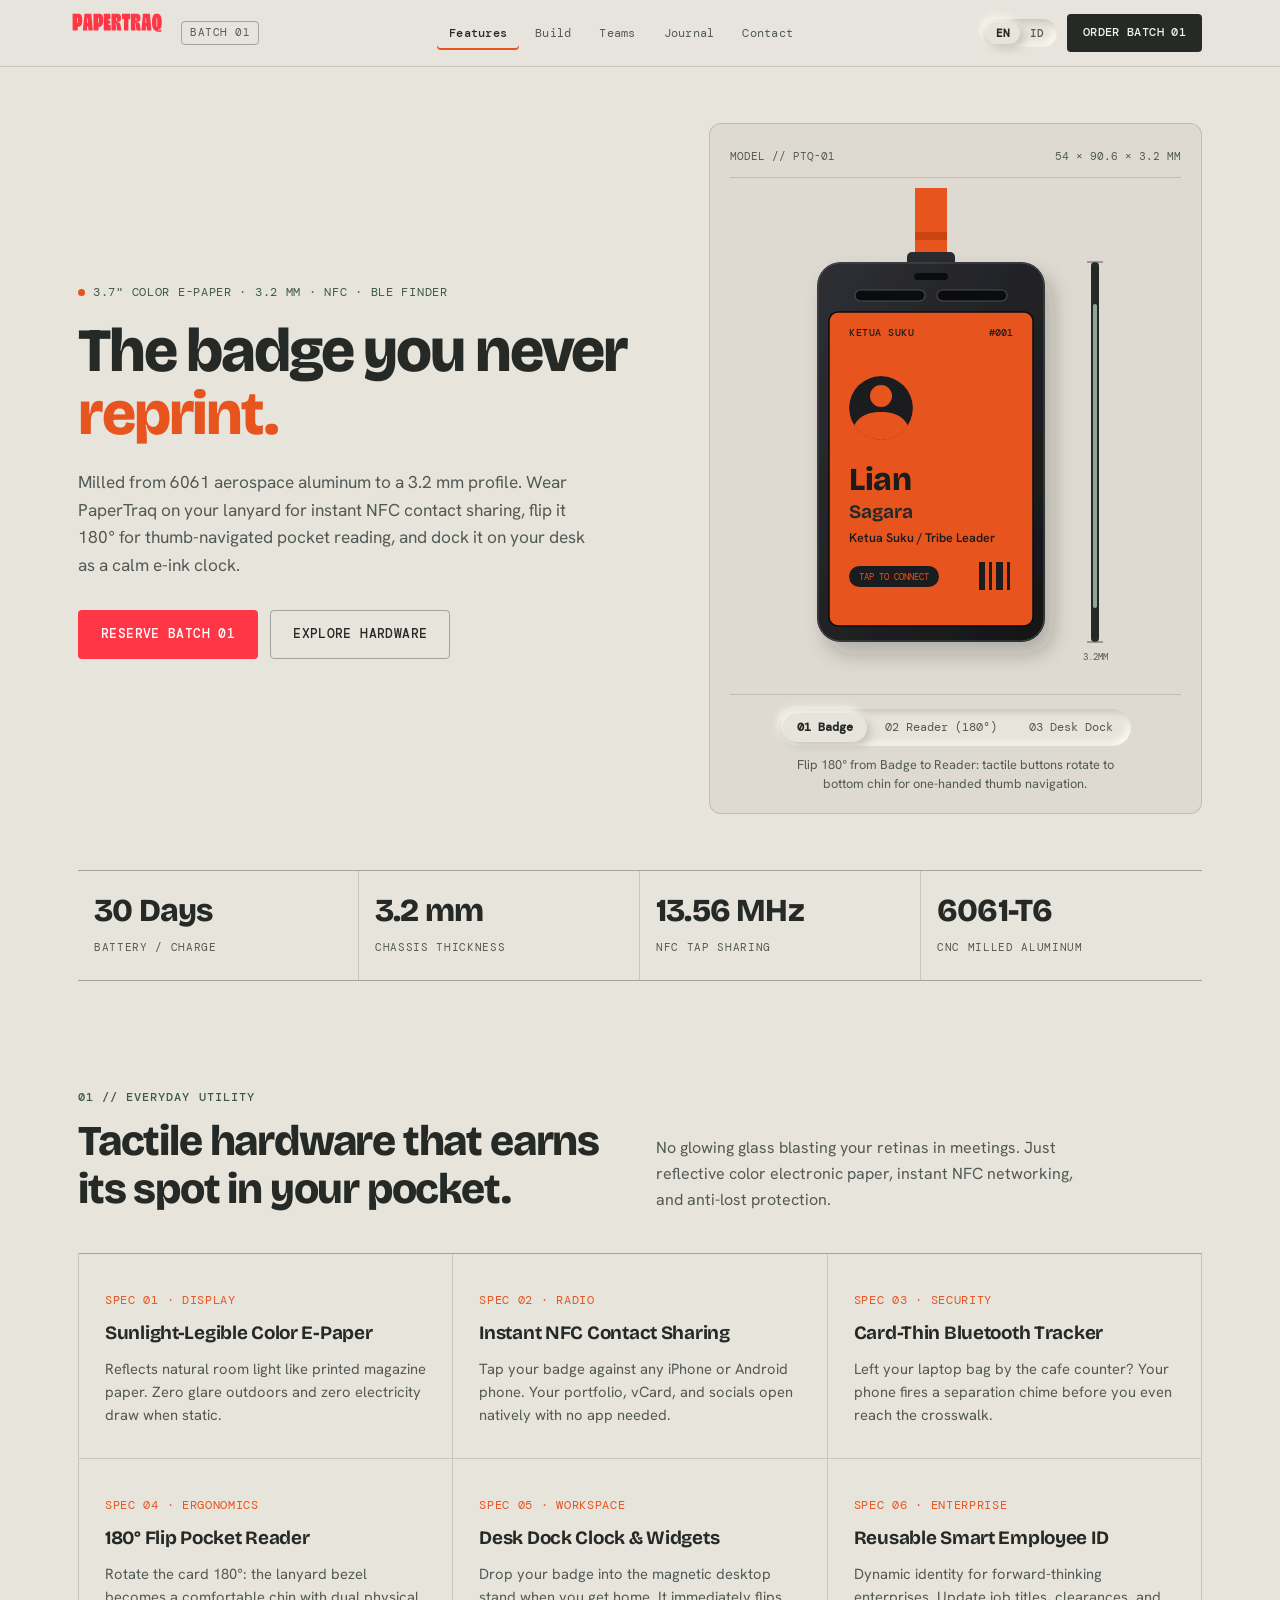
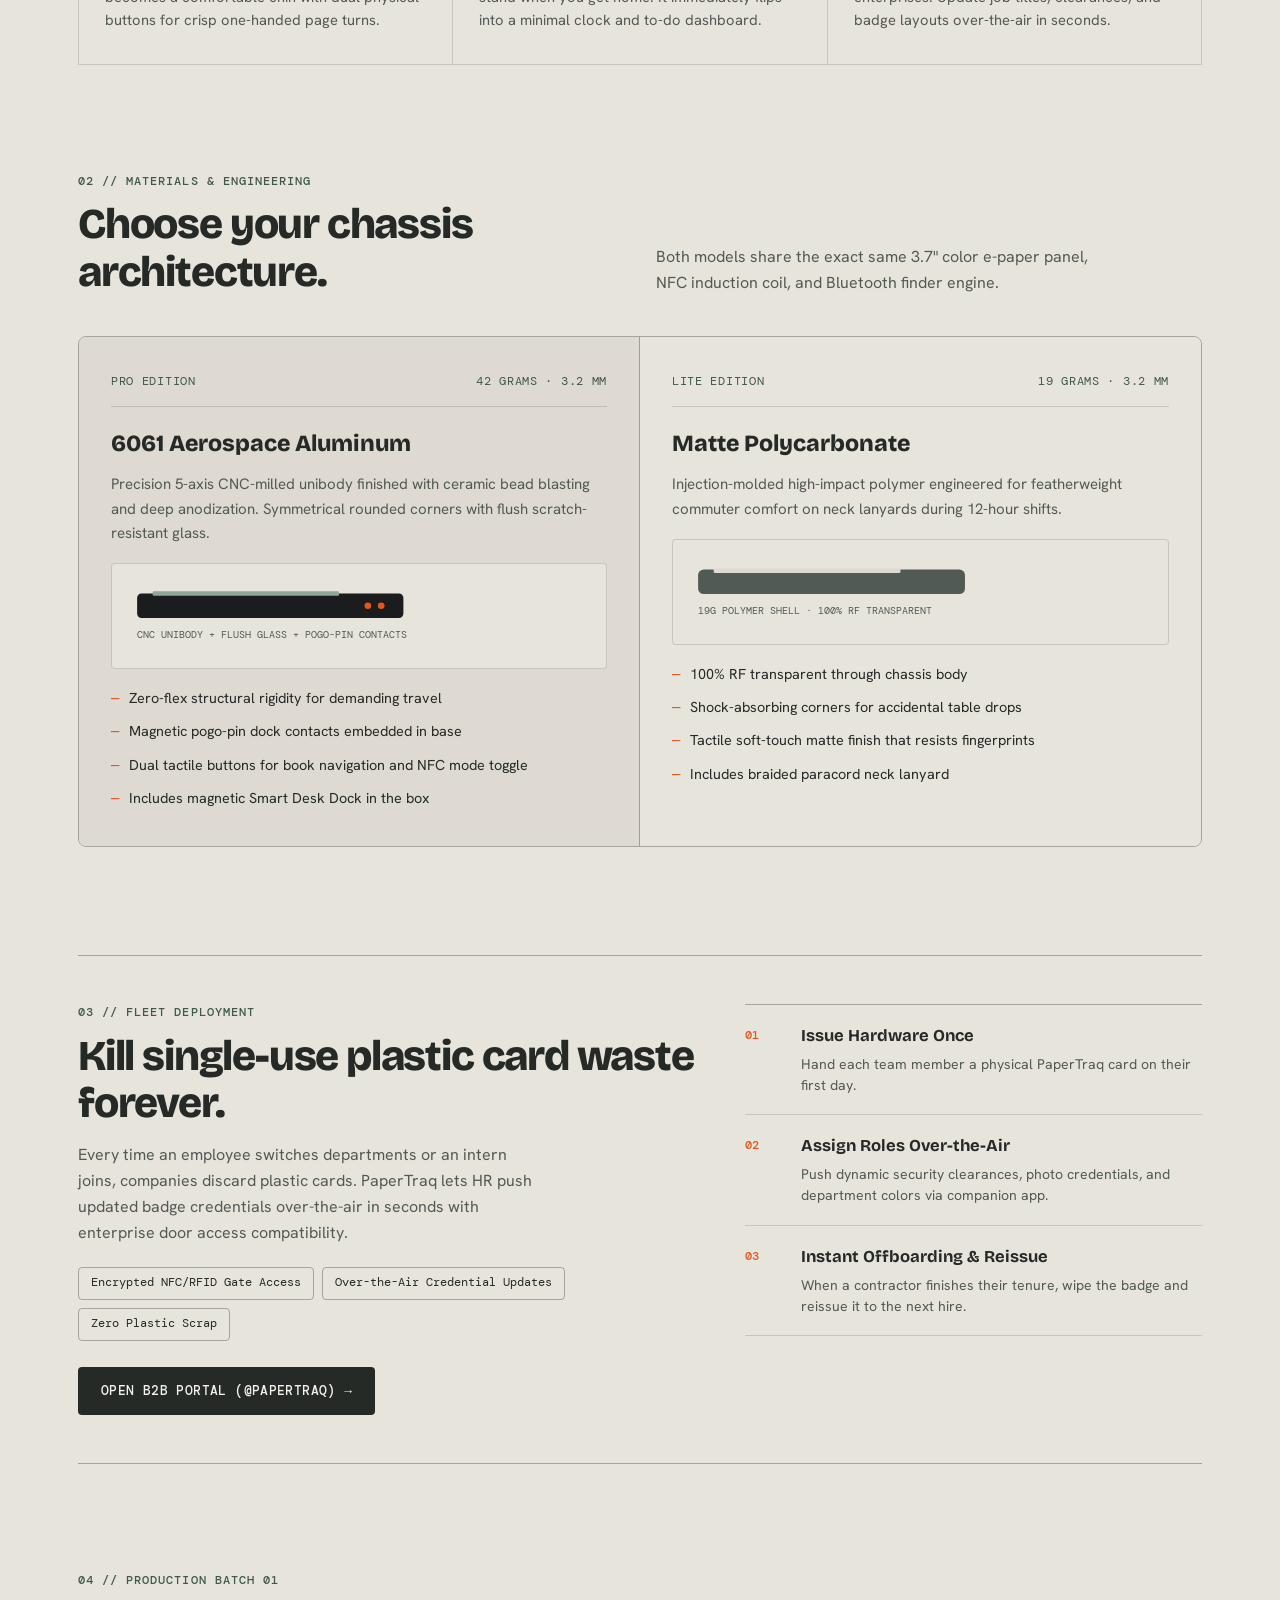
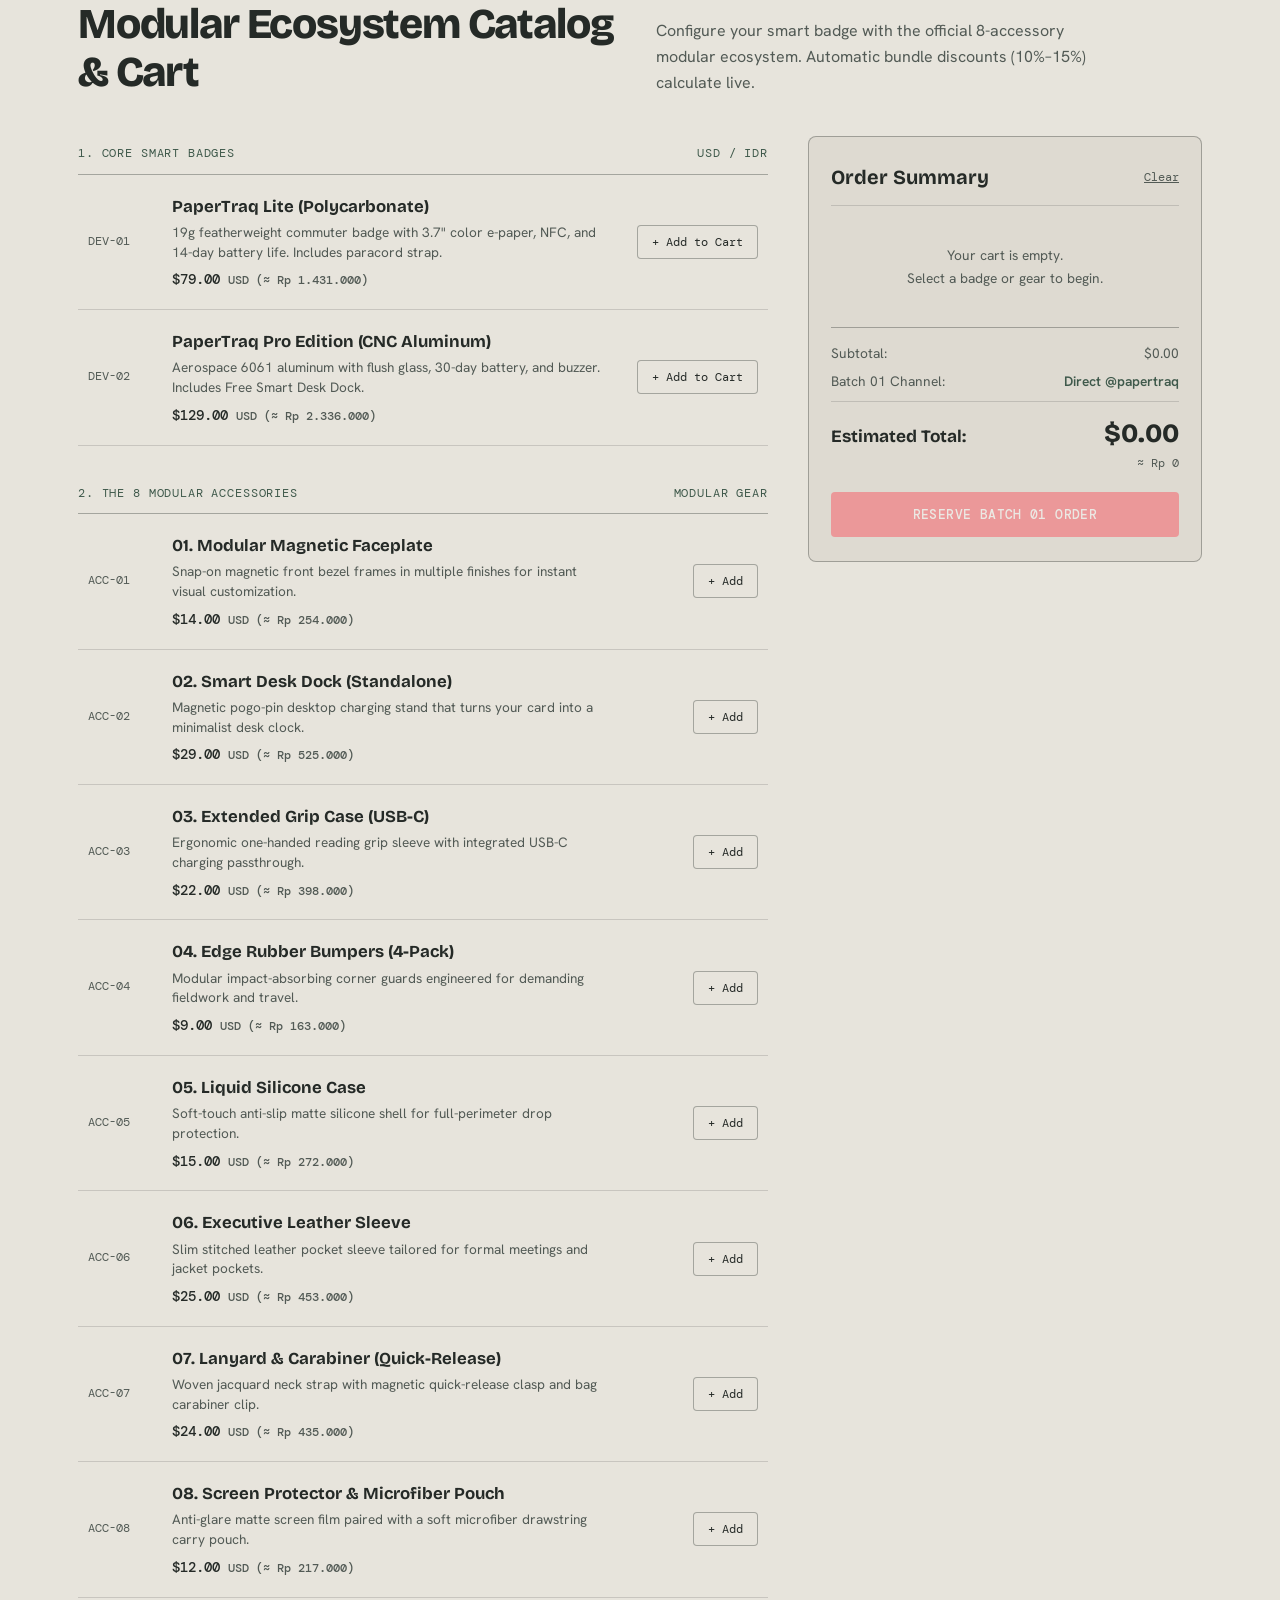
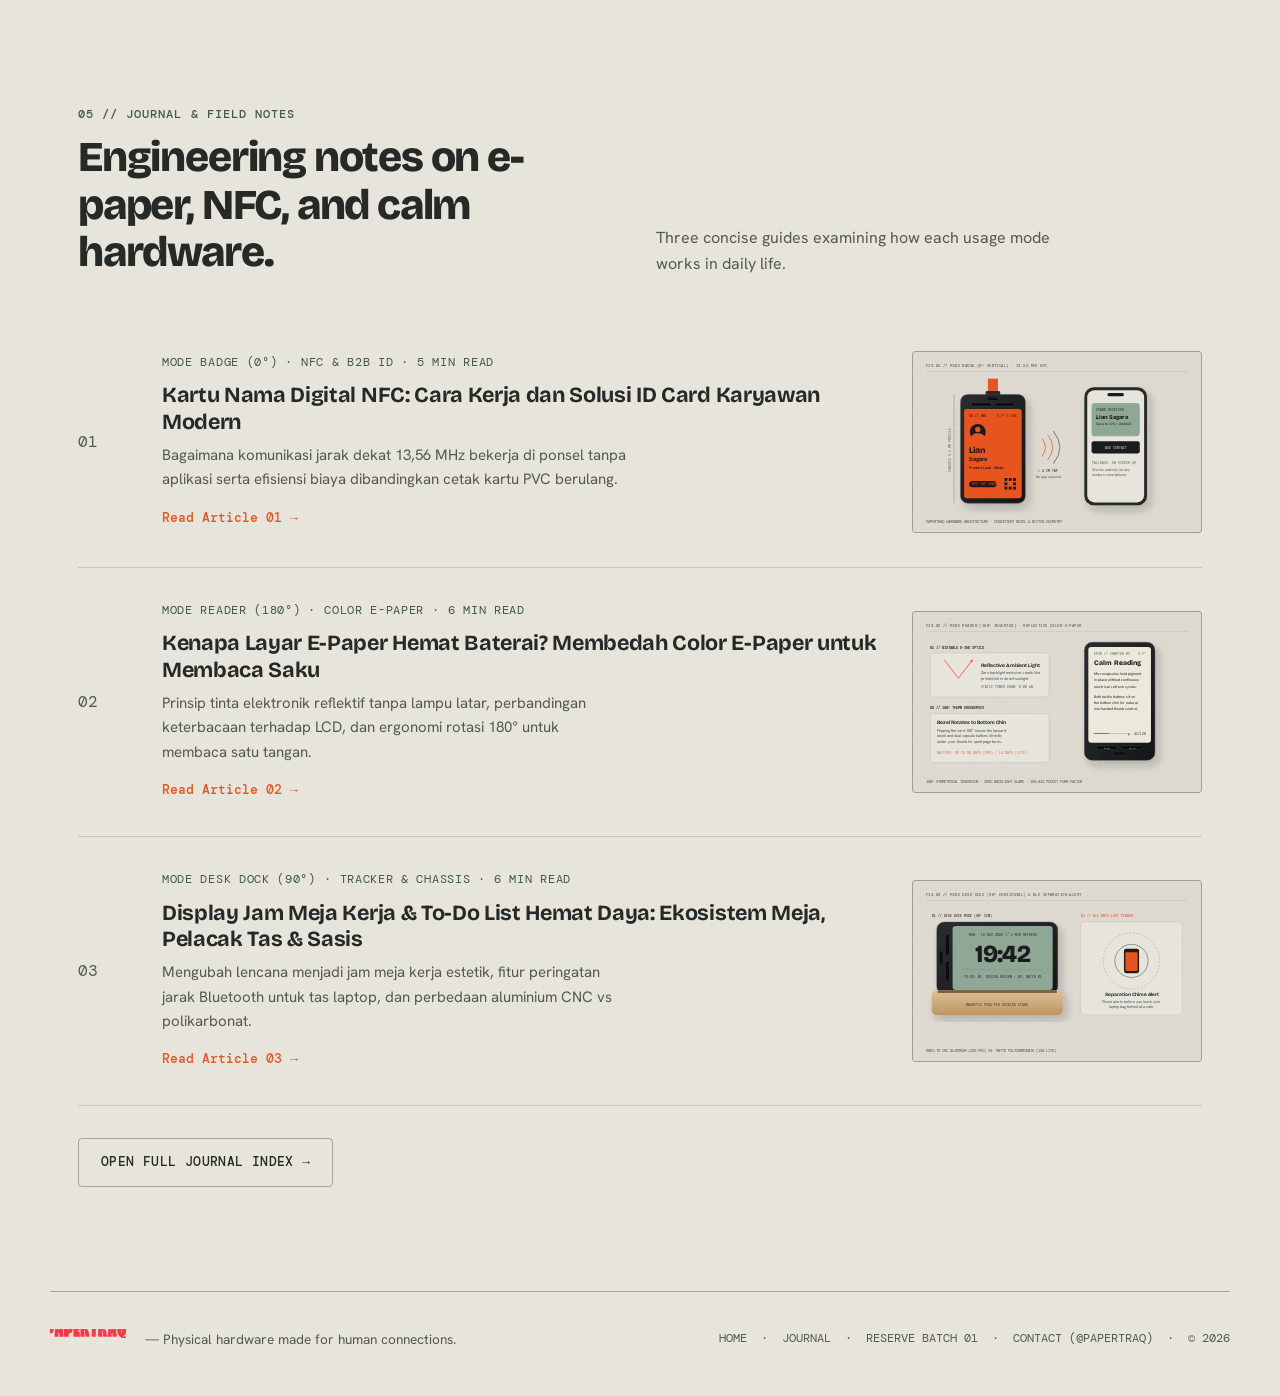
<file: papertraq-website/index.html>
<!DOCTYPE html>
<html lang="en">
<head>
  <meta charset="UTF-8">
  <meta name="viewport" content="width=device-width, initial-scale=1.0">
  <title>PaperTraq | Color E-Paper Smart Badge with NFC and Finder</title>
  <meta name="description" content="PaperTraq is an ultra-slim 3.2mm color e-paper smart badge in CNC aluminum. NFC tap sharing, Bluetooth anti-lost finder, and an 8-accessory modular ecosystem.">
  <meta name="keywords" content="smart badge, color e paper badge, nfc smart badge, smart tracker card, pocket e reader, digital employee badge, kartu nama digital">
  <link rel="icon" type="image/svg+xml" href="assets/pq-mark.svg">
  <link rel="preconnect" href="https://fonts.googleapis.com">
  <link rel="preconnect" href="https://fonts.gstatic.com" crossorigin>
  <link href="https://fonts.googleapis.com/css2?family=Bricolage+Grotesque:opsz,wght@12..96,500;12..96,700;12..96,800&family=Hanken+Grotesk:wght@400;500;600;700&family=DM+Mono:wght@400;500&display=swap" rel="stylesheet">
  <link rel="stylesheet" href="css/style.css">
</head>
<body>

<svg width="0" height="0" style="position:absolute" aria-hidden="true">
  <symbol id="pq-logo" viewBox="180 250 2240 530">
    <path fill="#FF3646" fill-rule="evenodd" d="M345.0,703.0 L242.0,703.5 L234.0,701.0 L230.0,695.9 L229.5,310.0 L231.0,304.0 L236.0,300.4 L376.0,299.5 L399.0,303.5 L417.0,310.3 L433.3,324.0 L445.2,340.0 L457.1,375.0 L461.4,401.0 L463.5,472.0 L459.3,523.0 L446.2,567.0 L442.5,575.0 L431.0,590.4 L413.0,605.1 L389.0,614.4 L363.0,616.7 L356.0,620.1 L353.5,627.0 L353.3,692.0 L350.0,699.9 L345.0,703.0Z M711.0,703.1 L626.0,703.5 L613.0,700.9 L609.6,692.0 L603.1,613.0 L600.0,605.7 L593.0,603.0 L585.0,605.7 L581.6,612.0 L584.5,691.0 L581.0,700.9 L573.0,703.5 L488.0,703.5 L482.0,701.9 L478.4,698.0 L477.6,687.0 L483.4,647.0 L485.6,605.0 L491.6,539.0 L496.4,508.0 L501.6,431.0 L511.4,349.0 L513.6,309.0 L518.0,301.4 L527.0,299.5 L668.0,299.5 L676.0,301.0 L680.0,304.9 L688.4,366.0 L690.6,407.0 L704.4,540.0 L706.6,586.0 L717.4,680.0 L717.0,697.9 L711.0,703.1Z M847.0,703.0 L744.0,703.5 L736.0,701.0 L732.0,695.9 L731.5,310.0 L733.0,304.0 L738.0,300.4 L878.0,299.5 L901.0,303.5 L919.0,310.3 L935.3,324.0 L947.2,340.0 L959.1,375.0 L963.4,401.0 L965.5,472.0 L961.3,523.0 L948.2,567.0 L944.5,575.0 L933.0,590.4 L915.0,605.1 L891.0,614.4 L865.0,616.7 L858.0,620.1 L855.5,627.0 L855.3,692.0 L852.0,699.9 L847.0,703.0Z M1145.0,703.1 L992.0,703.5 L984.0,701.5 L981.0,698.0 L979.5,689.0 L979.5,311.0 L981.0,304.2 L985.0,300.6 L1127.0,299.5 L1133.0,301.1 L1136.0,305.0 L1141.5,358.0 L1143.2,426.0 L1140.2,430.0 L1135.0,431.5 L1105.0,427.6 L1099.0,428.4 L1093.9,436.0 L1093.5,451.0 L1094.9,460.0 L1100.0,465.6 L1106.0,467.4 L1129.0,467.8 L1135.5,472.0 L1136.2,530.0 L1134.0,534.2 L1128.0,537.1 L1104.0,537.6 L1098.0,539.8 L1094.8,545.0 L1094.5,558.0 L1096.3,565.0 L1101.0,569.1 L1137.0,570.8 L1142.0,573.1 L1145.0,578.0 L1152.4,691.0 L1150.0,700.0 L1145.0,703.1Z M1330.0,704.1 L1309.0,703.1 L1303.0,700.3 L1299.7,696.0 L1279.3,542.0 L1275.6,530.0 L1270.0,526.8 L1266.0,529.3 L1264.6,536.0 L1267.4,557.0 L1272.6,646.0 L1278.4,694.0 L1277.0,699.0 L1267.0,703.5 L1180.0,703.5 L1172.0,701.6 L1168.6,698.0 L1166.5,679.0 L1167.5,313.0 L1169.4,305.0 L1175.0,300.9 L1182.0,299.5 L1310.0,299.5 L1336.0,303.6 L1351.0,309.9 L1367.0,321.5 L1377.5,334.0 L1389.7,356.0 L1394.3,376.0 L1396.5,411.0 L1394.1,435.0 L1390.0,452.0 L1385.1,463.0 L1370.5,482.0 L1356.0,491.1 L1345.0,494.3 L1334.0,494.5 L1308.0,491.0 L1303.8,493.0 L1301.8,497.0 L1303.1,501.0 L1309.0,504.5 L1340.0,509.7 L1352.0,514.3 L1365.4,526.0 L1372.2,536.0 L1378.5,550.0 L1386.3,578.0 L1394.7,643.0 L1402.1,673.0 L1405.2,695.0 L1402.0,700.5 L1393.0,703.3 L1330.0,704.1Z M1566.0,703.0 L1480.0,703.5 L1472.0,701.2 L1468.0,697.0 L1466.5,677.0 L1466.4,435.0 L1464.2,430.0 L1460.0,427.8 L1427.0,431.5 L1422.5,430.0 L1420.0,426.0 L1419.5,310.0 L1421.1,304.0 L1426.0,300.0 L1609.0,299.5 L1616.0,301.4 L1620.0,306.0 L1621.5,314.0 L1621.5,414.0 L1620.0,426.0 L1616.0,431.0 L1611.0,432.5 L1582.0,427.8 L1577.0,430.7 L1574.6,436.0 L1574.5,689.0 L1572.0,699.0 L1566.0,703.0Z M1799.0,704.1 L1778.0,703.1 L1772.0,700.3 L1768.7,696.0 L1748.3,542.0 L1744.6,530.0 L1739.0,526.8 L1735.0,529.3 L1733.6,536.0 L1736.4,557.0 L1741.6,646.0 L1747.4,694.0 L1746.0,699.0 L1736.0,703.5 L1649.0,703.5 L1641.0,701.6 L1637.6,698.0 L1635.5,679.0 L1636.5,313.0 L1638.4,305.0 L1644.0,300.9 L1651.0,299.5 L1779.0,299.5 L1805.0,303.6 L1820.0,309.9 L1836.0,321.5 L1846.5,334.0 L1858.7,356.0 L1863.3,376.0 L1865.5,411.0 L1863.1,435.0 L1859.0,452.0 L1854.1,463.0 L1839.5,482.0 L1825.0,491.1 L1814.0,494.3 L1803.0,494.5 L1777.0,491.0 L1772.8,493.0 L1770.8,497.0 L1772.1,501.0 L1778.0,504.5 L1809.0,509.7 L1821.0,514.3 L1834.4,526.0 L1841.2,536.0 L1847.5,550.0 L1855.3,578.0 L1863.7,643.0 L1871.1,673.0 L1874.2,695.0 L1871.0,700.5 L1862.0,703.3 L1799.0,704.1Z M2122.0,703.1 L2037.0,703.5 L2024.0,700.9 L2020.6,692.0 L2014.1,613.0 L2011.0,605.7 L2004.0,603.0 L1996.0,605.7 L1992.6,612.0 L1995.5,691.0 L1992.0,700.9 L1984.0,703.5 L1899.0,703.5 L1893.0,701.9 L1889.4,698.0 L1888.6,687.0 L1894.4,647.0 L1896.6,605.0 L1902.6,539.0 L1907.4,508.0 L1912.6,431.0 L1922.4,349.0 L1924.6,309.0 L1929.0,301.4 L1938.0,299.5 L2079.0,299.5 L2087.0,301.0 L2091.0,304.9 L2099.4,366.0 L2101.6,407.0 L2115.4,540.0 L2117.6,586.0 L2128.4,680.0 L2128.0,697.9 L2122.0,703.1Z M2360.0,737.2 L2250.0,736.5 L2247.8,732.0 L2253.0,722.0 L2251.0,715.9 L2225.0,708.5 L2213.0,703.1 L2199.0,693.4 L2181.0,674.2 L2166.6,649.0 L2153.2,611.0 L2147.6,577.0 L2142.5,515.0 L2143.6,470.0 L2152.6,395.0 L2167.8,354.0 L2182.7,331.0 L2200.0,315.9 L2228.0,302.2 L2245.0,299.5 L2286.0,300.7 L2297.0,303.3 L2320.0,315.3 L2335.5,329.0 L2346.1,342.0 L2363.8,382.0 L2369.3,404.0 L2377.5,467.0 L2377.4,542.0 L2374.3,578.0 L2368.1,610.0 L2360.0,633.4 L2352.1,648.0 L2340.4,663.0 L2318.0,678.7 L2292.0,688.9 L2286.9,696.0 L2289.0,700.9 L2295.0,702.4 L2331.0,694.1 L2355.0,685.9 L2361.0,686.3 L2364.4,693.0 L2365.4,731.0 L2364.1,735.0 L2360.0,737.2Z M352.4,525.0 L358.0,522.0 L360.4,514.0 L360.5,410.0 L358.3,399.0 L351.0,395.0 L345.5,398.0 L343.5,404.0 L343.5,513.0 L346.0,522.0 L352.4,525.0Z M854.4,525.0 L860.0,522.0 L862.4,514.0 L862.5,410.0 L860.3,399.0 L853.0,395.0 L847.5,398.0 L845.5,404.0 L845.5,513.0 L848.0,522.0 L854.4,525.0Z M1290.7,475.0 L1294.2,472.0 L1296.3,467.0 L1297.5,429.0 L1296.1,402.0 L1293.0,396.6 L1288.0,394.6 L1282.6,397.0 L1279.6,404.0 L1279.5,465.0 L1283.0,473.4 L1287.0,475.5 L1290.7,475.0Z M1759.7,475.0 L1763.2,472.0 L1765.3,467.0 L1766.5,429.0 L1765.1,402.0 L1762.0,396.6 L1757.0,394.6 L1751.6,397.0 L1748.6,404.0 L1748.5,465.0 L1752.0,473.4 L1756.0,475.5 L1759.7,475.0Z M590.5,529.0 L594.2,526.0 L595.5,522.0 L593.4,471.0 L586.3,402.0 L584.0,397.2 L579.0,395.8 L574.1,399.0 L572.5,406.0 L577.6,516.0 L581.0,527.3 L585.0,529.4 L590.5,529.0Z M2001.5,529.0 L2005.2,526.0 L2006.5,522.0 L2004.4,471.0 L1997.3,402.0 L1995.0,397.2 L1990.0,395.8 L1985.1,399.0 L1983.5,406.0 L1988.6,516.0 L1992.0,527.3 L1996.0,529.4 L2001.5,529.0Z M2262.9,613.0 L2267.6,609.0 L2269.1,601.0 L2269.5,413.0 L2267.0,403.0 L2260.0,399.7 L2254.0,403.0 L2251.5,412.0 L2251.5,591.0 L2254.1,609.0 L2258.0,612.9 L2262.9,613.0Z"/>
  </symbol>
  <symbol id="pq-mark" viewBox="0 0 760 760">
    <rect x="115" y="85" width="185" height="590" rx="92.5" fill="#FF3646"/>
    <circle cx="495" cy="275" r="190" fill="#FF3646"/>
    <circle cx="495" cy="575" r="100" fill="#FF3646"/>
  </symbol>
</svg>
<header class="site-header">
  <div class="wrap">
    <div class="header-bar">
      <a href="index.html#top" class="logo-box" title="PaperTraq Home">
        <svg class="wordmark" viewBox="180 250 2240 530" aria-label="PaperTraq"><use href="#pq-logo"/></svg>
        <svg class="mark-mobile" viewBox="0 0 760 760" aria-label="PaperTraq"><use href="#pq-mark"/></svg>
        <span class="ver">batch 01</span>
      </a>
      <nav class="main-nav" aria-label="Primary Navigation">
        <a href="index.html#features" data-nav="home" data-en="Features" data-id="Fitur">Features</a>
        <a href="index.html#build" data-en="Build" data-id="Material">Build</a>
        <a href="index.html#enterprise" data-en="Teams" data-id="Tim B2B">Teams</a>
        <a href="journal.html" data-nav="journal" data-en="Journal" data-id="Jurnal">Journal</a>
        <a href="contact.html" data-nav="contact" data-en="Contact" data-id="Kontak">Contact</a>
      </nav>
      <div class="header-actions">
        <div class="lang-toggle" role="group" aria-label="Language Switcher">
          <button type="button" data-set-lang="en" class="active" onclick="setLang('en')">EN</button>
          <button type="button" data-set-lang="id" onclick="setLang('id')">ID</button>
        </div>
        <a href="index.html#order" class="nav-cta" data-en="Order Batch 01" data-id="Pesan Batch 01">Order Batch 01</a>
      </div>
    </div>
    <nav class="mobile-nav-strip" aria-label="Mobile Navigation">
      <a href="index.html#features" data-nav="home" data-en="Features" data-id="Fitur">Features</a>
      <a href="index.html#build" data-en="Build" data-id="Material">Build</a>
      <a href="index.html#enterprise" data-en="Teams" data-id="Tim B2B">Teams</a>
      <a href="journal.html" data-nav="journal" data-en="Journal" data-id="Jurnal">Journal</a>
      <a href="contact.html" data-nav="contact" data-en="Contact (@papertraq)" data-id="Kontak (@papertraq)">Contact (@papertraq)</a>
    </nav>
  </div>
</header>

<main id="top" class="wrap">

  <!-- HERO: Daylight Warm Paper Calm + reMarkable Single-Focus Hardware Stage -->
  <div class="hero">
    <div>
      <span class="eyebrow" data-en="3.7&quot; COLOR E-PAPER · 3.2 MM · NFC · BLE FINDER" data-id="COLOR E-PAPER 3,7&quot; · 3,2 MM · NFC · PELACAK BLE">3.7&quot; COLOR E-PAPER · 3.2 MM · NFC · BLE FINDER</span>
      <h1 data-en="The badge you never <span>reprint.</span>" data-id="Lencana pintar yang tak perlu <span>dicetak ulang.</span>">The badge you never <span>reprint.</span></h1>
      <p class="lead" data-en="Milled from 6061 aerospace aluminum to a 3.2 mm profile. Wear PaperTraq on your lanyard for instant NFC contact sharing, flip it 180° for thumb-navigated pocket reading, and dock it on your desk as a calm e-ink clock." data-id="Dibuat dari aluminium CNC 6061 setipis 3,2 mm. Kenakan sebagai kartu nama digital NFC, balik 180° untuk membaca e-book ramah mata dengan satu ibu jari, dan pasang di meja sebagai display jam kerja hemat daya.">Milled from 6061 aerospace aluminum to a 3.2 mm profile. Wear PaperTraq on your lanyard for instant NFC contact sharing, flip it 180° for thumb-navigated pocket reading, and dock it on your desk as a calm e-ink clock.</p>
      <div class="btns">
        <a href="#order" class="btn coral" data-en="Reserve Batch 01" data-id="Reservasi Batch 01">Reserve Batch 01</a>
        <a href="#features" class="btn alt" data-en="Explore Hardware" data-id="Lihat Spesifikasi">Explore Hardware</a>
      </div>
    </div>

    <!-- STUDIO HARDWARE STAGE (Consistent Physical Geometry + 3.2mm Side Profile) -->
    <div class="stage">
      <div class="stage-top-meta">
        <span>MODEL // PTQ-01</span>
        <span>54 × 90.6 × 3.2 MM</span>
      </div>

      <svg class="hardware-svg" viewBox="0 0 340 490" xmlns="http://www.w3.org/2000/svg" role="img" aria-label="PaperTraq hardware preview in badge, reader and dock modes">
        <defs>
          <linearGradient id="fr" x1="0" y1="0" x2="1" y2="1"><stop offset="0" stop-color="#2e3034"/><stop offset="1" stop-color="#141517"/></linearGradient>
          <linearGradient id="wood" x1="0" y1="0" x2="0" y2="1"><stop offset="0" stop-color="#dec094"/><stop offset="1" stop-color="#be9564"/></linearGradient>
          <filter id="sh" x="-20%" y="-20%" width="150%" height="150%"><feDropShadow dx="8" dy="12" stdDeviation="10" flood-color="#1b1c1e" flood-opacity=".24"/></filter>
          <clipPath id="scrB"><rect x="44" y="124" width="204" height="314" rx="9"/></clipPath>
          <clipPath id="scrR"><rect x="44" y="90" width="204" height="314" rx="9"/></clipPath>
          <clipPath id="avatarClip"><circle cx="96" cy="220" r="32"/></clipPath>
        </defs>

        <!-- Side-Profile 3.2 mm Thickness Scale (Right Edge) -->
        <g transform="translate(302, 74)">
          <rect x="4" y="0" width="8" height="380" rx="4" fill="#252a27"/>
          <rect x="6" y="42" width="4" height="304" rx="2" fill="#8fa896"/>
          <line x1="0" y1="0" x2="16" y2="0" stroke="#525a55" stroke-width="1"/>
          <line x1="0" y1="380" x2="16" y2="380" stroke="#525a55" stroke-width="1"/>
          <text x="8" y="398" text-anchor="middle" font-family="DM Mono,monospace" font-size="8.5" fill="#525a55">3.2MM</text>
        </g>

        <!-- 1. BADGE MODE (0° Vertical: Thick Bezel with Lanyard Slot & 2 Capsule Buttons at TOP) -->
        <g id="s-badge">
          <rect x="130" y="0" width="32" height="76" fill="#e8541e"/>
          <rect x="130" y="44" width="32" height="8" fill="#c9440f"/>
          <rect x="122" y="64" width="48" height="18" rx="5" fill="#2a2b2e"/>

          <g filter="url(#sh)"><rect x="32" y="74" width="228" height="380" rx="24" fill="url(#fr)"/></g>
          <rect x="33" y="75" width="226" height="378" rx="23" fill="none" stroke="#4a4c52" stroke-width="1"/>

          <!-- Top Thick Bezel: Lanyard Slot + 2 Tactile Capsule Buttons -->
          <rect x="129" y="85" width="34" height="7" rx="3.5" fill="#0b0c0d"/>
          <g fill="#0b0c0d" stroke="#4a4c51" stroke-width="1.1">
            <rect x="70" y="102" width="70" height="11" rx="5.5"/>
            <rect x="152" y="102" width="70" height="11" rx="5.5"/>
          </g>

          <rect x="44" y="124" width="204" height="314" rx="9" fill="#e8541e" stroke="#0c0c0d" stroke-width="1.5"/>
          <g clip-path="url(#scrB)" fill="#1b1c1e">
            <text x="64" y="148" font-family="DM Mono,monospace" font-size="9.5" font-weight="500" letter-spacing="0.5">KETUA SUKU</text>
            <text x="228" y="148" text-anchor="end" font-family="DM Mono,monospace" font-size="9.5" font-weight="500">#001</text>

            <g clip-path="url(#avatarClip)">
              <circle cx="96" cy="220" r="32" fill="#1b1c1e"/>
              <circle cx="96" cy="208" r="11" fill="#e8541e"/>
              <path d="M 66 254 C 66 231, 79 224, 96 224 C 113 224, 126 231, 126 254 Z" fill="#e8541e"/>
            </g>

            <text x="64" y="302" font-family="Bricolage Grotesque,sans-serif" font-weight="800" font-size="32" letter-spacing="-0.5">Lian</text>
            <text x="64" y="330" font-family="Bricolage Grotesque,sans-serif" font-weight="700" font-size="19" fill="#252a27">Sagara</text>
            <text x="64" y="354" font-family="Hanken Grotesk,sans-serif" font-weight="600" font-size="12.5">Ketua Suku / Tribe Leader</text>

            <rect x="64" y="378" width="90" height="21" rx="10.5"/>
            <text x="74" y="392" font-family="DM Mono,monospace" font-size="9" fill="#e8541e">TAP TO CONNECT</text>
            <g fill="#1b1c1e"><rect x="194" y="374" width="6" height="28"/><rect x="204" y="374" width="3" height="28"/><rect x="211" y="374" width="7" height="28"/><rect x="222" y="374" width="3" height="28"/></g>
          </g>
        </g>

        <!-- 2. READER MODE (180° Flipped: Same Thick Bezel with 2 Capsule Buttons + Lanyard Slot at BOTTOM CHIN) -->
        <g id="s-reader" style="display:none">
          <g filter="url(#sh)"><rect x="32" y="74" width="228" height="380" rx="24" fill="url(#fr)"/></g>
          <rect x="33" y="75" width="226" height="378" rx="23" fill="none" stroke="#4a4c52" stroke-width="1"/>

          <rect x="44" y="90" width="204" height="314" rx="9" fill="#ece8dc" stroke="#0c0c0d" stroke-width="1.5"/>
          <g clip-path="url(#scrR)" fill="#1b1c1e">
            <text x="62" y="116" font-family="DM Mono,monospace" font-size="9" fill="#3f594b">NOW READING // EPUB</text>
            <text x="62" y="144" font-family="Bricolage Grotesque,sans-serif" font-weight="800" font-size="21">Chapter 03: Craft</text>
            <text x="62" y="174" font-family="Hanken Grotesk,sans-serif" font-size="11" fill="#252a27">Electronic paper reflects ambient</text>
            <text x="62" y="191" font-family="Hanken Grotesk,sans-serif" font-size="11" fill="#252a27">light like printed ink on paper.</text>
            <text x="62" y="208" font-family="Hanken Grotesk,sans-serif" font-size="11" fill="#252a27">Zero backlight reduces eye strain</text>
            <text x="62" y="225" font-family="Hanken Grotesk,sans-serif" font-size="11" fill="#252a27">during long afternoon commutes.</text>
            <text x="62" y="252" font-family="Hanken Grotesk,sans-serif" font-size="11" fill="#252a27">Flipping the chassis 180 degrees</text>
            <text x="62" y="269" font-family="Hanken Grotesk,sans-serif" font-size="11" fill="#252a27">brings both tactile switches</text>
            <text x="62" y="286" font-family="Hanken Grotesk,sans-serif" font-size="11" fill="#252a27">directly beneath your thumb for</text>
            <text x="62" y="303" font-family="Hanken Grotesk,sans-serif" font-size="11" fill="#252a27">quiet, one-handed page turns.</text>
            <rect x="62" y="376" width="106" height="3" rx="1.5" opacity=".2"/>
            <rect x="62" y="376" width="44" height="3" rx="1.5" fill="#e8541e"/>
            <text x="230" y="384" text-anchor="end" font-family="DM Mono,monospace" font-size="9.5">p. 42 / 128</text>
          </g>

          <!-- Bottom Chin (Flipped 180°): 2 Tactile Capsule Buttons + Lanyard Slot -->
          <g fill="#0b0c0d" stroke="#4a4c51" stroke-width="1.1">
            <rect x="70" y="416" width="70" height="11" rx="5.5"/>
            <rect x="152" y="416" width="70" height="11" rx="5.5"/>
          </g>
          <text x="105" y="424" text-anchor="middle" font-family="DM Mono,monospace" font-size="7.2" fill="#a8a398">◄ PREV</text>
          <text x="187" y="424" text-anchor="middle" font-family="DM Mono,monospace" font-size="7.2" fill="#a8a398">NEXT ►</text>
          <rect x="129" y="435" width="34" height="7" rx="3.5" fill="#0b0c0d"/>
        </g>

        <!-- 3. DESK DOCK MODE (90° Landscape: Thick Bezel with Lanyard Slot + 2 Capsule Buttons on LEFT SIDE) -->
        <g id="s-dock" style="display:none">
          <g filter="url(#sh)"><rect x="12" y="138" width="268" height="160" rx="17.5" fill="url(#fr)"/></g>
          <rect x="13" y="139" width="266" height="158" rx="16.5" fill="none" stroke="#4a4c52" stroke-width="1"/>

          <!-- Left Thick Bezel (Rotated 90° CCW): Lanyard Slot + 2 Capsule Buttons on SAME bezel -->
          <rect x="20" y="205" width="6" height="26" rx="3" fill="#0b0c0d"/>
          <g fill="#0b0c0d" stroke="#4a4c51" stroke-width="1.1">
            <rect x="33" y="165" width="9" height="48" rx="4.5"/>
            <rect x="33" y="223" width="9" height="48" rx="4.5"/>
          </g>

          <!-- Screen Window -->
          <rect x="49" y="147" width="220" height="142" rx="8" fill="#8fa896" stroke="#0c0c0d" stroke-width="1.5"/>
          <g fill="#1b1c1e">
            <text x="159" y="170" text-anchor="middle" font-family="DM Mono,monospace" font-size="9">MON · 18 NOV 2026 // DOCK MODE</text>
            <text x="159" y="232" text-anchor="middle" font-family="Bricolage Grotesque,sans-serif" font-weight="800" font-size="58" letter-spacing="-2">19:42</text>
            <rect x="74" y="246" width="170" height="1" opacity=".22"/>
            <text x="159" y="266" text-anchor="middle" font-family="DM Mono,monospace" font-size="9">NEXT · DESIGN SYNC 20:30</text>
          </g>

          <!-- Magnetic Wooden Desk Dock Base with Seating Groove -->
          <g filter="url(#sh)"><rect x="4" y="288" width="284" height="62" rx="12" fill="url(#wood)"/></g>
          <rect x="18" y="289" width="256" height="5" rx="2.5" fill="#825f3a"/>
          <g fill="#7b5a36" opacity=".25"><rect x="26" y="314" width="240" height="1.5"/><rect x="26" y="330" width="240" height="1.5"/></g>
        </g>
      </svg>

      <div class="stage-controls">
        <div class="modes" role="group" aria-label="Device Mode Preview">
          <button type="button" id="btn-m-badge" class="on" onclick="setScreenMode('badge')">01 Badge</button>
          <button type="button" id="btn-m-reader" onclick="setScreenMode('reader')">02 Reader (180°)</button>
          <button type="button" id="btn-m-dock" onclick="setScreenMode('dock')">03 Desk Dock</button>
        </div>
        <small data-en="Flip 180° from Badge to Reader: tactile buttons rotate to bottom chin for one-handed thumb navigation." data-id="Putar 180° dari Badge ke Reader: tombol fisik berpindah ke dagu bawah untuk navigasi ibu jari satu tangan.">Flip 180° from Badge to Reader: tactile buttons rotate to bottom chin for one-handed thumb navigation.</small>
      </div>
    </div>
  </div>

  <!-- ARCHITECTURAL 1PX SPEC BAR -->
  <div class="specs-bar">
    <div class="spec-cell"><b>30 Days</b><i data-en="Battery / Charge" data-id="Baterai / Sekali Isi">Battery / Charge</i></div>
    <div class="spec-cell"><b>3.2 mm</b><i data-en="Chassis Thickness" data-id="Ketebalan Sasis">Chassis Thickness</i></div>
    <div class="spec-cell"><b>13.56 MHz</b><i data-en="NFC Tap Sharing" data-id="Berbagi Kontak NFC">NFC Tap Sharing</i></div>
    <div class="spec-cell"><b>6061-T6</b><i data-en="CNC Milled Aluminum" data-id="Aluminium CNC 6061">CNC Milled Aluminum</i></div>
  </div>

  <!-- FEATURES: Numbered Industrial Hairline Matrix -->
  <section id="features" class="page-section">
    <div class="section-header-split">
      <div>
        <span class="tag" data-en="01 // EVERYDAY UTILITY" data-id="01 // KEGUNAAN HARIAN">01 // EVERYDAY UTILITY</span>
        <h2 data-en="Tactile hardware that earns its spot in your pocket." data-id="Perangkat keras taktil yang layak masuk ke saku harianmu.">Tactile hardware that earns its spot in your pocket.</h2>
      </div>
      <p data-en="No glowing glass blasting your retinas in meetings. Just reflective color electronic paper, instant NFC networking, and anti-lost protection." data-id="Tanpa layar kaca menyilaukan saat rapat. Hanya kertas elektronik berwarna yang tenang, berbagi kontak instan, dan pelacak anti-hilang.">No glowing glass blasting your retinas in meetings. Just reflective color electronic paper, instant NFC networking, and anti-lost protection.</p>
    </div>

    <div class="feature-matrix">
      <div class="feature-cell">
        <div>
          <span class="feature-num">SPEC 01 · DISPLAY</span>
          <h3 data-en="Sunlight-Legible Color E-Paper" data-id="Color E-Paper Jelas di Bawah Matahari">Sunlight-Legible Color E-Paper</h3>
          <p data-en="Reflects natural room light like printed magazine paper. Zero glare outdoors and zero electricity draw when static." data-id="Memantulkan cahaya alami layaknya kertas cetak. Bebas silau di luar ruangan dan nol konsumsi daya saat gambar diam.">Reflects natural room light like printed magazine paper. Zero glare outdoors and zero electricity draw when static.</p>
        </div>
      </div>
      <div class="feature-cell">
        <div>
          <span class="feature-num">SPEC 02 · RADIO</span>
          <h3 data-en="Instant NFC Contact Sharing" data-id="Berbagi Kontak NFC Instan">Instant NFC Contact Sharing</h3>
          <p data-en="Tap your badge against any iPhone or Android phone. Your portfolio, vCard, and socials open natively with no app needed." data-id="Tempelkan kartu nama digital ke ponsel iPhone atau Android. Portofolio dan vCard langsung terbuka tanpa aplikasi tambahan.">Tap your badge against any iPhone or Android phone. Your portfolio, vCard, and socials open natively with no app needed.</p>
        </div>
      </div>
      <div class="feature-cell">
        <div>
          <span class="feature-num">SPEC 03 · SECURITY</span>
          <h3 data-en="Card-Thin Bluetooth Tracker" data-id="Kartu Pelacak Tas Bluetooth Tipis">Card-Thin Bluetooth Tracker</h3>
          <p data-en="Left your laptop bag by the cafe counter? Your phone fires a separation chime before you even reach the crosswalk." data-id="Tas laptop tertinggal di meja kafe? Ponsel membunyikan peringatan jarak pisah sebelum kamu melangkah jauh.">Left your laptop bag by the cafe counter? Your phone fires a separation chime before you even reach the crosswalk.</p>
        </div>
      </div>
      <div class="feature-cell">
        <div>
          <span class="feature-num">SPEC 04 · ERGONOMICS</span>
          <h3 data-en="180° Flip Pocket Reader" data-id="E-Reader Saku Putar 180°">180° Flip Pocket Reader</h3>
          <p data-en="Rotate the card 180°: the lanyard bezel becomes a comfortable chin with dual physical buttons for crisp one-handed page turns." data-id="Balik perangkat 180°: bezel lanyard berubah menjadi dagu pegangan dengan dua tombol fisik untuk membalik halaman dengan satu ibu jari.">Rotate the card 180°: the lanyard bezel becomes a comfortable chin with dual physical buttons for crisp one-handed page turns.</p>
        </div>
      </div>
      <div class="feature-cell">
        <div>
          <span class="feature-num">SPEC 05 · WORKSPACE</span>
          <h3 data-en="Desk Dock Clock &amp; Widgets" data-id="Display Jam Meja Kerja &amp; To-Do List">Desk Dock Clock &amp; Widgets</h3>
          <p data-en="Drop your badge into the magnetic desktop stand when you get home. It immediately flips into a minimal clock and to-do dashboard." data-id="Letakkan perangkat ke dudukan meja magnetik saat bekerja. Layar otomatis berubah menjadi jam digital dan daftar tugas minimalis.">Drop your badge into the magnetic desktop stand when you get home. It immediately flips into a minimal clock and to-do dashboard.</p>
        </div>
      </div>
      <div class="feature-cell">
        <div>
          <span class="feature-num">SPEC 06 · ENTERPRISE</span>
          <h3 data-en="Reusable Smart Employee ID" data-id="ID Card Digital Karyawan Kantor">Reusable Smart Employee ID</h3>
          <p data-en="Dynamic identity for forward-thinking enterprises. Update job titles, clearances, and badge layouts over-the-air in seconds." data-id="Identitas dinamis untuk perusahaan modern. Perbarui jabatan, divisi, dan tata letak ID card secara nirkabel dalam hitungan detik.">Dynamic identity for forward-thinking enterprises. Update job titles, clearances, and badge layouts over-the-air in seconds.</p>
        </div>
      </div>
    </div>
  </section>

  <!-- BUILD: Chassis Architecture Comparison -->
  <section id="build" class="page-section">
    <div class="section-header-split">
      <div>
        <span class="tag" data-en="02 // MATERIALS &amp; ENGINEERING" data-id="02 // MATERIAL &amp; REKAYASA">02 // MATERIALS &amp; ENGINEERING</span>
        <h2 data-en="Choose your chassis architecture." data-id="Pilih arsitektur sasis perangkatmu.">Choose your chassis architecture.</h2>
      </div>
      <p data-en="Both models share the exact same 3.7&quot; color e-paper panel, NFC induction coil, and Bluetooth finder engine." data-id="Kedua varian menggunakan panel color e-paper 3,7 inci, kumparan NFC, dan mesin pelacak Bluetooth yang sama.">Both models share the exact same 3.7&quot; color e-paper panel, NFC induction coil, and Bluetooth finder engine.</p>
    </div>

    <div class="chassis-grid">
      <div class="chassis-col pro">
        <div class="chassis-meta">
          <span>PRO EDITION</span>
          <span>42 GRAMS · 3.2 MM</span>
        </div>
        <h3 data-en="6061 Aerospace Aluminum" data-id="Aluminium CNC 6061 (Pro Edition)">6061 Aerospace Aluminum</h3>
        <p data-en="Precision 5-axis CNC-milled unibody finished with ceramic bead blasting and deep anodization. Symmetrical rounded corners with flush scratch-resistant glass." data-id="Bodi unibody hasil pemesinan CNC 5-sumbu dengan finishing sandblasting halus dan anodisasi gelap. Sudut membulat simetris dengan kaca pelindung rata.">Precision 5-axis CNC-milled unibody finished with ceramic bead blasting and deep anodization. Symmetrical rounded corners with flush scratch-resistant glass.</p>
        <div class="chassis-diagram">
          <svg viewBox="0 0 420 68" role="img" aria-label="6061 CNC Aluminum cross-section profile">
            <rect x="10" y="14" width="240" height="22" rx="4" fill="#1b1c1e"/>
            <rect x="24" y="12" width="168" height="4" rx="1" fill="#8fa896"/>
            <circle cx="218" cy="25" r="3" fill="#e8541e"/>
            <circle cx="230" cy="25" r="3" fill="#e8541e"/>
            <text x="10" y="54" font-family="DM Mono,monospace" font-size="9" fill="#525a55">CNC UNIBODY + FLUSH GLASS + POGO-PIN CONTACTS</text>
          </svg>
        </div>
        <ul class="chassis-list">
          <li data-en="Zero-flex structural rigidity for demanding travel" data-id="Kekakuan struktural tinggi tanpa lentur untuk mobilitas harian">Zero-flex structural rigidity for demanding travel</li>
          <li data-en="Magnetic pogo-pin dock contacts embedded in base" data-id="Kontak pengisian pogo-pin magnetik terintegrasi">Magnetic pogo-pin dock contacts embedded in base</li>
          <li data-en="Dual tactile buttons for book navigation and NFC mode toggle" data-id="Dua tombol taktil untuk navigasi halaman dan mode NFC">Dual tactile buttons for book navigation and NFC mode toggle</li>
          <li data-en="Includes magnetic Smart Desk Dock in the box" data-id="Sudah termasuk Smart Desk Dock magnetik di dalam kotak">Includes magnetic Smart Desk Dock in the box</li>
        </ul>
      </div>

      <div class="chassis-col">
        <div class="chassis-meta">
          <span>LITE EDITION</span>
          <span>19 GRAMS · 3.2 MM</span>
        </div>
        <h3 data-en="Matte Polycarbonate" data-id="Polikarbonat Matte (Lite Edition)">Matte Polycarbonate</h3>
        <p data-en="Injection-molded high-impact polymer engineered for featherweight commuter comfort on neck lanyards during 12-hour shifts." data-id="Polimer tahan benturan berbobot sangat ringan yang dirancang untuk kenyamanan pemakaian lanyard seharian penuh.">Injection-molded high-impact polymer engineered for featherweight commuter comfort on neck lanyards during 12-hour shifts.</p>
        <div class="chassis-diagram">
          <svg viewBox="0 0 420 68" role="img" aria-label="Matte Polycarbonate cross-section profile">
            <rect x="10" y="14" width="240" height="22" rx="5" fill="#525a55"/>
            <rect x="24" y="13" width="168" height="4" rx="1" fill="#dedad1"/>
            <text x="10" y="54" font-family="DM Mono,monospace" font-size="9" fill="#525a55">19G POLYMER SHELL · 100% RF TRANSPARENT</text>
          </svg>
        </div>
        <ul class="chassis-list">
          <li data-en="100% RF transparent through chassis body" data-id="100% transparan terhadap sinyal frekuensi radio (NFC &amp; BLE)">100% RF transparent through chassis body</li>
          <li data-en="Shock-absorbing corners for accidental table drops" data-id="Sudut peredam benturan untuk pemakaian aktif">Shock-absorbing corners for accidental table drops</li>
          <li data-en="Tactile soft-touch matte finish that resists fingerprints" data-id="Permukaan matte halus yang tidak mudah meninggalkan sidik jari">Tactile soft-touch matte finish that resists fingerprints</li>
          <li data-en="Includes braided paracord neck lanyard" data-id="Sudah termasuk tali lanyard paracord">Includes braided paracord neck lanyard</li>
        </ul>
      </div>
    </div>
  </section>

  <!-- ENTERPRISE B2B -->
  <section id="enterprise" class="page-section">
    <div class="b2b-band">
      <div>
        <span class="tag" data-en="03 // FLEET DEPLOYMENT" data-id="03 // PENGADAAN TIM &amp; KANTOR">03 // FLEET DEPLOYMENT</span>
        <h2 data-en="Kill single-use plastic card waste forever." data-id="Hentikan limbah cetak ID card plastik sekali pakai.">Kill single-use plastic card waste forever.</h2>
        <p data-en="Every time an employee switches departments or an intern joins, companies discard plastic cards. PaperTraq lets HR push updated badge credentials over-the-air in seconds with enterprise door access compatibility." data-id="Setiap kali karyawan pindah divisi atau peserta magang berganti, kartu plastik lama terbuang. PaperTraq memungkinkan tim HR memperbarui identitas lencana secara nirkabel dalam hitungan detik.">Every time an employee switches departments or an intern joins, companies discard plastic cards. PaperTraq lets HR push updated badge credentials over-the-air in seconds with enterprise door access compatibility.</p>
        <div class="spec-tags">
          <span data-en="Encrypted NFC/RFID Gate Access" data-id="Kompatibel Akses Pintu NFC/RFID">Encrypted NFC/RFID Gate Access</span>
          <span data-en="Over-the-Air Credential Updates" data-id="Pembaruan Identitas Nirkabel">Over-the-Air Credential Updates</span>
          <span data-en="Zero Plastic Scrap" data-id="Tanpa Limbah Kartu Plastik">Zero Plastic Scrap</span>
        </div>
        <a href="contact.html" class="btn main" data-en="Open B2B Portal (@papertraq) →" data-id="Buka Portal B2B (@papertraq) →">Open B2B Portal (@papertraq) →</a>
      </div>

      <div class="step-table">
        <div class="step-row">
          <span class="step-idx">01</span>
          <div>
            <h4 data-en="Issue Hardware Once" data-id="Bagikan Perangkat Satu Kali">Issue Hardware Once</h4>
            <p data-en="Hand each team member a physical PaperTraq card on their first day." data-id="Berikan satu kartu fisik PaperTraq kepada setiap anggota tim di hari pertama.">Hand each team member a physical PaperTraq card on their first day.</p>
          </div>
        </div>
        <div class="step-row">
          <span class="step-idx">02</span>
          <div>
            <h4 data-en="Assign Roles Over-the-Air" data-id="Atur Jabatan &amp; Divisi Secara Digital">Assign Roles Over-the-Air</h4>
            <p data-en="Push dynamic security clearances, photo credentials, and department colors via companion app." data-id="Kirim pembaruan foto profil, jabatan, dan warna divisi langsung ke layar e-paper.">Push dynamic security clearances, photo credentials, and department colors via companion app.</p>
          </div>
        </div>
        <div class="step-row">
          <span class="step-idx">03</span>
          <div>
            <h4 data-en="Instant Offboarding &amp; Reissue" data-id="Reset Instan untuk Karyawan Baru">Instant Offboarding &amp; Reissue</h4>
            <p data-en="When a contractor finishes their tenure, wipe the badge and reissue it to the next hire." data-id="Saat masa kontrak berakhir, hapus data lencana dan gunakan kembali untuk anggota baru.">When a contractor finishes their tenure, wipe the badge and reissue it to the next hire.</p>
          </div>
        </div>
      </div>
    </div>
  </section>

  <!-- MODULAR CATALOG & LIVE CART (Hairline Index Table + Tactile Stepper) -->
  <section id="order" class="page-section">
    <div class="section-header-split">
      <div>
        <span class="tag" data-en="04 // PRODUCTION BATCH 01" data-id="04 // PRODUKSI BATCH 01">04 // PRODUCTION BATCH 01</span>
        <h2 data-en="Modular Ecosystem Catalog &amp; Cart" data-id="Katalog Produk &amp; Aksesori Modular">Modular Ecosystem Catalog &amp; Cart</h2>
      </div>
      <p data-en="Configure your smart badge with the official 8-accessory modular ecosystem. Automatic bundle discounts (10%–15%) calculate live." data-id="Pilih varian perangkat dan 8 aksesori modular resmi PaperTraq. Diskon paket otomatis (10%–15%) dihitung langsung di keranjang.">Configure your smart badge with the official 8-accessory modular ecosystem. Automatic bundle discounts (10%–15%) calculate live.</p>
    </div>

    <div class="order-layout">
      <div>
        <div class="catalog-group-header">
          <span data-en="1. Core Smart Badges" data-id="1. Perangkat Utama (Core Smart Badges)">1. Core Smart Badges</span>
          <span>USD / IDR</span>
        </div>
        <div class="catalog-list">
          <div class="item-row" id="card-lite">
            <span class="item-sku">DEV-01</span>
            <div class="item-info">
              <h4 data-en="PaperTraq Lite (Polycarbonate)" data-id="PaperTraq Lite (Polikarbonat)">PaperTraq Lite (Polycarbonate)</h4>
              <p data-en="19g featherweight commuter badge with 3.7&quot; color e-paper, NFC, and 14-day battery life. Includes paracord strap." data-id="Varian ringan 19g dengan layar color e-paper 3,7&quot;, NFC, dan baterai 14 hari. Termasuk tali lanyard paracord.">19g featherweight commuter badge with 3.7&quot; color e-paper, NFC, and 14-day battery life. Includes paracord strap.</p>
              <div class="item-price-line">$79.00 <small>USD (≈ Rp 1.431.000)</small></div>
            </div>
            <div class="card-action-box" id="action-lite"><button type="button" class="btn-qty" onclick="changeQty('lite', 1)">+ Add</button></div>
          </div>

          <div class="item-row" id="card-pro">
            <span class="item-sku">DEV-02</span>
            <div class="item-info">
              <h4 data-en="PaperTraq Pro Edition (CNC Aluminum)" data-id="PaperTraq Pro Edition (Aluminium CNC)">PaperTraq Pro Edition (CNC Aluminum)</h4>
              <p data-en="Aerospace 6061 aluminum with flush glass, 30-day battery, and buzzer. Includes Free Smart Desk Dock." data-id="Aluminium CNC 6061 dengan kaca pelindung rata, baterai 30 hari, dan buzzer. Sudah termasuk Smart Desk Dock.">Aerospace 6061 aluminum with flush glass, 30-day battery, and buzzer. <strong>Includes Free Smart Desk Dock</strong>.</p>
              <div class="item-price-line">$129.00 <small>USD (≈ Rp 2.336.000)</small></div>
            </div>
            <div class="card-action-box" id="action-pro"><button type="button" class="btn-qty" onclick="changeQty('pro', 1)">+ Add</button></div>
          </div>
        </div>

        <div class="catalog-group-header spaced">
          <span data-en="2. The 8 Modular Accessories" data-id="2. Delapan Aksesori Modular Resmi">2. The 8 Modular Accessories</span>
          <span>MODULAR GEAR</span>
        </div>
        <div class="catalog-list">
          <div class="item-row" id="card-faceplate">
            <span class="item-sku">ACC-01</span>
            <div class="item-info">
              <h4 data-en="01. Modular Magnetic Faceplate" data-id="01. Plat Muka Modular (Magnetik)">01. Modular Magnetic Faceplate</h4>
              <p data-en="Snap-on magnetic front bezel frames in multiple finishes for instant visual customization." data-id="Bingkai magnetik lepas-pasang aneka motif &amp; warna untuk personalisasi bodi instan.">Snap-on magnetic front bezel frames in multiple finishes for instant visual customization.</p>
              <div class="item-price-line">$14.00 <small>USD (≈ Rp 254.000)</small></div>
            </div>
            <div class="card-action-box" id="action-faceplate"><button type="button" class="btn-qty" onclick="changeQty('faceplate', 1)">+ Add</button></div>
          </div>

          <div class="item-row" id="card-dock">
            <span class="item-sku">ACC-02</span>
            <div class="item-info">
              <h4 data-en="02. Smart Desk Dock (Standalone)" data-id="02. Smart Desk Dock (Terpisah)">02. Smart Desk Dock (Standalone)</h4>
              <p data-en="Magnetic pogo-pin desktop charging stand that turns your card into a minimalist desk clock." data-id="Dudukan pengisi daya magnetik pogo-pin yang mengubah kartu menjadi jam meja kerja minimalis.">Magnetic pogo-pin desktop charging stand that turns your card into a minimalist desk clock.</p>
              <div class="item-price-line">$29.00 <small>USD (≈ Rp 525.000)</small></div>
            </div>
            <div class="card-action-box" id="action-dock"><button type="button" class="btn-qty" onclick="changeQty('dock', 1)">+ Add</button></div>
          </div>

          <div class="item-row" id="card-grip">
            <span class="item-sku">ACC-03</span>
            <div class="item-info">
              <h4 data-en="03. Extended Grip Case (USB-C)" data-id="03. Extended Grip Case (USB-C)">03. Extended Grip Case (USB-C)</h4>
              <p data-en="Ergonomic one-handed reading grip sleeve with integrated USB-C charging passthrough." data-id="Pegangan membaca satu tangan ergonomis dengan colokan pengisian daya USB-C passthrough.">Ergonomic one-handed reading grip sleeve with integrated USB-C charging passthrough.</p>
              <div class="item-price-line">$22.00 <small>USD (≈ Rp 398.000)</small></div>
            </div>
            <div class="card-action-box" id="action-grip"><button type="button" class="btn-qty" onclick="changeQty('grip', 1)">+ Add</button></div>
          </div>

          <div class="item-row" id="card-bumper">
            <span class="item-sku">ACC-04</span>
            <div class="item-info">
              <h4 data-en="04. Edge Rubber Bumpers (4-Pack)" data-id="04. Pelindung Sudut Karet (4-Pack)">04. Edge Rubber Bumpers (4-Pack)</h4>
              <p data-en="Modular impact-absorbing corner guards engineered for demanding fieldwork and travel." data-id="Pelindung sudut karet modular tahan banting untuk pemakaian kerja lapangan dan proyek.">Modular impact-absorbing corner guards engineered for demanding fieldwork and travel.</p>
              <div class="item-price-line">$9.00 <small>USD (≈ Rp 163.000)</small></div>
            </div>
            <div class="card-action-box" id="action-bumper"><button type="button" class="btn-qty" onclick="changeQty('bumper', 1)">+ Add</button></div>
          </div>

          <div class="item-row" id="card-silicone">
            <span class="item-sku">ACC-05</span>
            <div class="item-info">
              <h4 data-en="05. Liquid Silicone Case" data-id="05. Casing Silikon Matte Anti-Slip">05. Liquid Silicone Case</h4>
              <p data-en="Soft-touch anti-slip matte silicone shell for full-perimeter drop protection." data-id="Casing silikon lentur matte anti-slip halus untuk perlindungan jatuh menyeluruh.">Soft-touch anti-slip matte silicone shell for full-perimeter drop protection.</p>
              <div class="item-price-line">$15.00 <small>USD (≈ Rp 272.000)</small></div>
            </div>
            <div class="card-action-box" id="action-silicone"><button type="button" class="btn-qty" onclick="changeQty('silicone', 1)">+ Add</button></div>
          </div>

          <div class="item-row" id="card-leather">
            <span class="item-sku">ACC-06</span>
            <div class="item-info">
              <h4 data-en="06. Executive Leather Sleeve" data-id="06. Sarung Kulit Eksekutif">06. Executive Leather Sleeve</h4>
              <p data-en="Slim stitched leather pocket sleeve tailored for formal meetings and jacket pockets." data-id="Sarung kulit tipis jahitan rapi untuk perlindungan saku jas dan rapat bisnis formal.">Slim stitched leather pocket sleeve tailored for formal meetings and jacket pockets.</p>
              <div class="item-price-line">$25.00 <small>USD (≈ Rp 453.000)</small></div>
            </div>
            <div class="card-action-box" id="action-leather"><button type="button" class="btn-qty" onclick="changeQty('leather', 1)">+ Add</button></div>
          </div>

          <div class="item-row" id="card-lanyard">
            <span class="item-sku">ACC-07</span>
            <div class="item-info">
              <h4 data-en="07. Lanyard &amp; Carabiner (Quick-Release)" data-id="07. Lanyard &amp; Karabiner Lepas-Cepat">07. Lanyard &amp; Carabiner (Quick-Release)</h4>
              <p data-en="Woven jacquard neck strap with magnetic quick-release clasp and bag carabiner clip." data-id="Tali leher nilon jacquard dengan kait magnet cepat lepas dan klip karabiner tas.">Woven jacquard neck strap with magnetic quick-release clasp and bag carabiner clip.</p>
              <div class="item-price-line">$24.00 <small>USD (≈ Rp 435.000)</small></div>
            </div>
            <div class="card-action-box" id="action-lanyard"><button type="button" class="btn-qty" onclick="changeQty('lanyard', 1)">+ Add</button></div>
          </div>

          <div class="item-row" id="card-pouch">
            <span class="item-sku">ACC-08</span>
            <div class="item-info">
              <h4 data-en="08. Screen Protector &amp; Microfiber Pouch" data-id="08. Pelindung Layar &amp; Kantong Microfiber">08. Screen Protector &amp; Microfiber Pouch</h4>
              <p data-en="Anti-glare matte screen film paired with a soft microfiber drawstring carry pouch." data-id="Pelindung layar matte anti-gores dan kantong serut microfiber pembersih lensa.">Anti-glare matte screen film paired with a soft microfiber drawstring carry pouch.</p>
              <div class="item-price-line">$12.00 <small>USD (≈ Rp 217.000)</small></div>
            </div>
            <div class="card-action-box" id="action-pouch"><button type="button" class="btn-qty" onclick="changeQty('pouch', 1)">+ Add</button></div>
          </div>
        </div>
      </div>

      <!-- Sticky Order Summary Cart -->
      <aside class="cart-box" aria-label="Order Summary">
        <h3>
          <span data-en="Order Summary" data-id="Ringkasan Pesanan">Order Summary</span>
          <button type="button" class="clear-link" onclick="clearCart()" data-en="Clear" data-id="Kosongkan">Clear</button>
        </h3>

        <div class="cart-list" id="cart-items-display"></div>
        <div class="cart-note" id="c-note"></div>

        <div class="cart-calc">
          <div class="calc-line">
            <span>Subtotal:</span>
            <span id="c-subtotal">$0.00</span>
          </div>
          <div class="calc-line saving" id="c-disc-line" style="display:none">
            <span id="c-disc-lbl">Bundle Discount:</span>
            <span id="c-disc-val">-$0.00</span>
          </div>
          <div class="calc-line">
            <span data-en="Batch 01 Channel:" data-id="Kanal Batch 01:">Batch 01 Channel:</span>
            <span style="color:var(--sage-deep);font-weight:600" data-en="Direct @papertraq" data-id="Langsung @papertraq">Direct @papertraq</span>
          </div>
          <div class="calc-total">
            <span class="l" data-en="Estimated Total:" data-id="Estimasi Total:">Estimated Total:</span>
            <span class="v" id="c-total">$0.00</span>
          </div>
          <div class="calc-idr" id="c-idr">≈ Rp 0</div>
        </div>

        <button type="button" class="btn coral" style="width:100%;justify-content:center" id="c-checkout-btn" disabled onclick="openOrderModal()" data-en="Reserve Batch 01 Order" data-id="Reservasi Pesanan Batch 01">
          Reserve Batch 01 Order
        </button>
      </aside>
    </div>
  </section>

  <!-- EDITORIAL JOURNAL HIGHLIGHTS -->
  <section id="journal" class="page-section">
    <div class="section-header-split">
      <div>
        <span class="tag" data-en="05 // JOURNAL &amp; FIELD NOTES" data-id="05 // JURNAL &amp; CATATAN REKAYASA">05 // JOURNAL &amp; FIELD NOTES</span>
        <h2 data-en="Engineering notes on e-paper, NFC, and calm hardware." data-id="Catatan rekayasa e-paper, NFC, dan perangkat kerja tenang.">Engineering notes on e-paper, NFC, and calm hardware.</h2>
      </div>
      <p data-en="Three concise guides examining how each usage mode works in daily life." data-id="Tiga panduan teknis ringkas yang membedah cara kerja setiap mode penggunaan PaperTraq.">Three concise guides examining how each usage mode works in daily life.</p>
    </div>

    <div class="editorial-index">
      <article class="editorial-row">
        <span class="row-num">01</span>
        <div>
          <div class="meta-line"><span>MODE BADGE (0°)</span> · <span>NFC &amp; B2B ID</span> · <span>5 MIN READ</span></div>
          <h3><a href="articles/article-1.html">Kartu Nama Digital NFC: Cara Kerja dan Solusi ID Card Karyawan Modern</a></h3>
          <p>Bagaimana komunikasi jarak dekat 13,56 MHz bekerja di ponsel tanpa aplikasi serta efisiensi biaya dibandingkan cetak kartu PVC berulang.</p>
          <a href="articles/article-1.html" class="text-link" data-en="Read Article 01 →" data-id="Baca Artikel 01 →">Read Article 01 →</a>
        </div>
        <a href="articles/article-1.html" class="row-thumb" aria-label="Artikel 01 Visual">
          <svg viewBox="0 0 800 500" xmlns="http://www.w3.org/2000/svg" role="img" aria-label="Studio hardware diagram: PaperTraq Mode Badge 0° interacting via 13.56 MHz NFC with smartphone">
  <defs>
    <pattern id="grid1" width="20" height="20" patternUnits="userSpaceOnUse">
      <path d="M 20 0 L 0 0 0 20" fill="none" stroke="rgba(37,42,39,0.06)" stroke-width="1"/>
    </pattern>
    <linearGradient id="aluBody1" x1="0" y1="0" x2="1" y2="1">
      <stop offset="0%" stop-color="#2b2d30"/>
      <stop offset="100%" stop-color="#151618"/>
    </linearGradient>
    <filter id="drop1" x="-15%" y="-15%" width="140%" height="140%">
      <feDropShadow dx="10" dy="14" stdDeviation="12" flood-color="#1b1c1e" flood-opacity="0.22"/>
    </filter>
  </defs>
  <rect width="800" height="500" fill="#dedad1"/>
  <rect width="800" height="500" fill="url(#grid1)"/>

  <!-- Technical Spec Annotations -->
  <text x="36" y="42" font-family="DM Mono,monospace" font-size="11" fill="#3f594b" letter-spacing="1.2">FIG 01 // MODE BADGE (0° VERTICAL) · 13.56 MHZ NFC</text>
  <line x1="36" y1="54" x2="764" y2="54" stroke="rgba(37,42,39,0.18)" stroke-width="1"/>

  <!-- Left: PaperTraq Device in Badge Mode (0°) -->
  <g transform="translate(132, 74)">
    <!-- Lanyard Strap -->
    <rect x="76" y="0" width="28" height="44" fill="#e8541e"/>
    <rect x="70" y="34" width="40" height="14" rx="4" fill="#2a2c30"/>
    <!-- Chassis 180 x 302 (exact 1:1.678 ratio) -->
    <g filter="url(#drop1)">
      <rect x="0" y="44" width="180" height="302" rx="20" fill="url(#aluBody1)" stroke="#484b51" stroke-width="1"/>
    </g>
    <!-- Top Thick Bezel: Lanyard Slot + 2 Tactile Capsule Buttons -->
    <rect x="76" y="53" width="28" height="6" rx="3" fill="#0b0c0d"/>
    <rect x="30" y="67" width="55" height="9" rx="4.5" fill="#0b0c0d" stroke="#4a4d54" stroke-width="1"/>
    <rect x="95" y="67" width="55" height="9" rx="4.5" fill="#0b0c0d" stroke="#4a4d54" stroke-width="1"/>

    <!-- 3.7" Color E-Paper Screen -->
    <rect x="10" y="84" width="160" height="248" rx="8" fill="#e8541e"/>
    <text x="24" y="106" font-family="DM Mono,monospace" font-size="8.5" fill="#1b1c1e" font-weight="500">ID // 001</text>
    <text x="156" y="106" text-anchor="end" font-family="DM Mono,monospace" font-size="8.5" fill="#1b1c1e">3.7" E-INK</text>

    <!-- Minimal Avatar Silhouette -->
    <circle cx="48" cy="148" r="22" fill="#1b1c1e"/>
    <circle cx="48" cy="141" r="7.5" fill="#e8541e"/>
    <path d="M 28 171 C 28 156, 37 152, 48 152 C 59 152, 68 156, 68 171 Z" fill="#e8541e"/>

    <text x="24" y="206" font-family="Bricolage Grotesque,sans-serif" font-weight="800" font-size="24" fill="#1b1c1e">Lian</text>
    <text x="24" y="230" font-family="Bricolage Grotesque,sans-serif" font-weight="700" font-size="16" fill="#1b1c1e">Sagara</text>
    <text x="24" y="250" font-family="Hanken Grotesk,sans-serif" font-weight="600" font-size="10.5" fill="#1b1c1e">Product Lead · Studio</text>

    <!-- NFC Pill & Dynamic QR -->
    <rect x="24" y="284" width="76" height="18" rx="9" fill="#1b1c1e"/>
    <text x="33" y="296" font-family="DM Mono,monospace" font-size="7.5" fill="#e8541e">NFC TAP SHARE</text>
    <g fill="#1b1c1e">
      <rect x="122" y="276" width="8" height="8"/><rect x="134" y="276" width="8" height="8"/><rect x="146" y="276" width="8" height="8"/>
      <rect x="122" y="288" width="8" height="8"/><rect x="146" y="288" width="8" height="8"/>
      <rect x="122" y="300" width="8" height="8"/><rect x="134" y="300" width="8" height="8"/><rect x="146" y="300" width="8" height="8"/>
    </g>

    <!-- Dimension Callout -->
    <line x1="-18" y1="44" x2="-18" y2="346" stroke="#525a55" stroke-width="1"/>
    <text x="-26" y="198" transform="rotate(-90 -26 198)" text-anchor="middle" font-family="DM Mono,monospace" font-size="9" fill="#525a55">CHASSIS 3.2 MM PROFILE</text>
  </g>

  <!-- Center: RF Induction Field -->
  <g transform="translate(348, 220)">
    <path d="M 10 20 Q 30 45 10 70" fill="none" stroke="#e8541e" stroke-width="2"/>
    <path d="M 26 10 Q 54 45 26 80" fill="none" stroke="#e8541e" stroke-width="2"/>
    <path d="M 42 0 Q 78 45 42 90" fill="none" stroke="#3f594b" stroke-width="2"/>
    <text x="28" y="114" text-anchor="middle" font-family="DM Mono,monospace" font-size="9.5" fill="#252a27" font-weight="500">&lt; 4 CM TAP</text>
    <text x="28" y="129" text-anchor="middle" font-family="Hanken Grotesk,sans-serif" font-size="10" fill="#525a55">No app required</text>
  </g>

  <!-- Right: Smartphone Receiver -->
  <g transform="translate(476, 98)">
    <g filter="url(#drop1)">
      <rect x="0" y="0" width="174" height="328" rx="26" fill="#252a27"/>
    </g>
    <rect x="8" y="8" width="158" height="312" rx="20" fill="#e7e4dc"/>
    <rect x="64" y="16" width="46" height="9" rx="4.5" fill="#1b1c1e"/>

    <rect x="20" y="44" width="134" height="92" rx="10" fill="#8fa896"/>
    <text x="32" y="66" font-family="DM Mono,monospace" font-size="8.5" fill="#1b1c1e">VCARD RECEIVED</text>
    <text x="32" y="88" font-family="Bricolage Grotesque,sans-serif" font-weight="800" font-size="16" fill="#1b1c1e">Lian Sagara</text>
    <text x="32" y="106" font-family="Hanken Grotesk,sans-serif" font-size="10" fill="#1b1c1e">Save to iOS / Android</text>

    <rect x="20" y="150" width="134" height="34" rx="6" fill="#1b1c1e"/>
    <text x="87" y="171" text-anchor="middle" font-family="DM Mono,monospace" font-size="9.5" fill="#f4f1ea">ADD CONTACT</text>

    <text x="20" y="214" font-family="DM Mono,monospace" font-size="8.5" fill="#525a55">FALLBACK: ON-SCREEN QR</text>
    <text x="20" y="232" font-family="Hanken Grotesk,sans-serif" font-size="10.5" fill="#525a55">Works natively on any</text>
    <text x="20" y="247" font-family="Hanken Grotesk,sans-serif" font-size="10.5" fill="#525a55">modern smartphone.</text>
  </g>

  <text x="36" y="476" font-family="DM Mono,monospace" font-size="10" fill="#525a55">PAPERTRAQ HARDWARE ARCHITECTURE · CONSISTENT BEZEL &amp; BUTTON GEOMETRY</text>
</svg>
        </a>
      </article>

      <article class="editorial-row">
        <span class="row-num">02</span>
        <div>
          <div class="meta-line"><span>MODE READER (180°)</span> · <span>COLOR E-PAPER</span> · <span>6 MIN READ</span></div>
          <h3><a href="articles/article-2.html">Kenapa Layar E-Paper Hemat Baterai? Membedah Color E-Paper untuk Membaca Saku</a></h3>
          <p>Prinsip tinta elektronik reflektif tanpa lampu latar, perbandingan keterbacaan terhadap LCD, dan ergonomi rotasi 180° untuk membaca satu tangan.</p>
          <a href="articles/article-2.html" class="text-link" data-en="Read Article 02 →" data-id="Baca Artikel 02 →">Read Article 02 →</a>
        </div>
        <a href="articles/article-2.html" class="row-thumb" aria-label="Artikel 02 Visual">
          <svg viewBox="0 0 800 500" xmlns="http://www.w3.org/2000/svg" role="img" aria-label="Studio hardware diagram: PaperTraq Mode Reader 180° inverted ergonomics and reflective color e-paper optics">
  <defs>
    <pattern id="grid2" width="20" height="20" patternUnits="userSpaceOnUse">
      <path d="M 20 0 L 0 0 0 20" fill="none" stroke="rgba(37,42,39,0.06)" stroke-width="1"/>
    </pattern>
    <linearGradient id="aluBody2" x1="0" y1="0" x2="1" y2="1">
      <stop offset="0%" stop-color="#2b2d30"/>
      <stop offset="100%" stop-color="#151618"/>
    </linearGradient>
    <filter id="drop2" x="-15%" y="-15%" width="140%" height="140%">
      <feDropShadow dx="10" dy="14" stdDeviation="12" flood-color="#1b1c1e" flood-opacity="0.22"/>
    </filter>
  </defs>
  <rect width="800" height="500" fill="#dedad1"/>
  <rect width="800" height="500" fill="url(#grid2)"/>

  <text x="36" y="42" font-family="DM Mono,monospace" font-size="11" fill="#3f594b" letter-spacing="1.2">FIG 02 // MODE READER (180° INVERTED) · REFLECTIVE COLOR E-PAPER</text>
  <line x1="36" y1="54" x2="764" y2="54" stroke="rgba(37,42,39,0.18)" stroke-width="1"/>

  <!-- Left: Optical & Power Breakdown -->
  <g transform="translate(48, 88)">
    <text x="0" y="14" font-family="DM Mono,monospace" font-size="10" fill="#252a27" font-weight="500">01 // BISTABLE E-INK OPTICS</text>
    <rect x="0" y="26" width="330" height="122" rx="8" fill="#e7e4dc" stroke="rgba(37,42,39,0.22)" stroke-width="1"/>
    <!-- Ambient light ray reflection -->
    <path d="M 38 44 L 78 96 L 118 44" fill="none" stroke="#e8541e" stroke-width="2.2"/>
    <polygon points="118,44 110,48 116,53" fill="#e8541e"/>
    <text x="142" y="64" font-family="Bricolage Grotesque,sans-serif" font-weight="700" font-size="14" fill="#252a27">Reflective Ambient Light</text>
    <text x="142" y="84" font-family="Hanken Grotesk,sans-serif" font-size="11.5" fill="#525a55">Zero backlight emission; reads like</text>
    <text x="142" y="100" font-family="Hanken Grotesk,sans-serif" font-size="11.5" fill="#525a55">printed ink in direct sunlight.</text>
    <text x="142" y="124" font-family="DM Mono,monospace" font-size="9.5" fill="#3f594b">STATIC POWER DRAW: 0.00 mW</text>

    <text x="0" y="182" font-family="DM Mono,monospace" font-size="10" fill="#252a27" font-weight="500">02 // 180° THUMB ERGONOMICS</text>
    <rect x="0" y="194" width="330" height="136" rx="8" fill="#e7e4dc" stroke="rgba(37,42,39,0.22)" stroke-width="1"/>
    <text x="20" y="222" font-family="Bricolage Grotesque,sans-serif" font-weight="700" font-size="14" fill="#252a27">Bezel Rotates to Bottom Chin</text>
    <text x="20" y="244" font-family="Hanken Grotesk,sans-serif" font-size="11.5" fill="#525a55">Flipping the card 180° moves the lanyard</text>
    <text x="20" y="260" font-family="Hanken Grotesk,sans-serif" font-size="11.5" fill="#525a55">bezel and dual capsule buttons directly</text>
    <text x="20" y="276" font-family="Hanken Grotesk,sans-serif" font-size="11.5" fill="#525a55">under your thumb for quiet page turns.</text>
    <text x="20" y="306" font-family="DM Mono,monospace" font-size="9.5" fill="#e8541e">BATTERY: UP TO 30 DAYS (PRO) / 14 DAYS (LITE)</text>
  </g>

  <!-- Right: PaperTraq Device in Reader Mode (180° Flipped: Buttons & Lanyard Slot at BOTTOM) -->
  <g transform="translate(476, 84)">
    <g filter="url(#drop2)">
      <rect x="0" y="0" width="196" height="328" rx="22" fill="url(#aluBody2)" stroke="#484b51" stroke-width="1"/>
    </g>
    <!-- Top Thin Bezel -->
    <rect x="11" y="13" width="174" height="266" rx="8" fill="#ece8dc"/>

    <!-- E-Paper Book Content -->
    <text x="26" y="36" font-family="DM Mono,monospace" font-size="8.5" fill="#3f594b">EPUB // CHAPTER 03</text>
    <text x="170" y="36" text-anchor="end" font-family="DM Mono,monospace" font-size="8.5" fill="#525a55">3.7"</text>
    <text x="26" y="64" font-family="Bricolage Grotesque,sans-serif" font-weight="800" font-size="19" fill="#1b1c1e">Calm Reading</text>

    <text x="26" y="92" font-family="Hanken Grotesk,sans-serif" font-size="10.5" fill="#252a27">Microcapsules hold pigment</text>
    <text x="26" y="109" font-family="Hanken Grotesk,sans-serif" font-size="10.5" fill="#252a27">in place without continuous</text>
    <text x="26" y="126" font-family="Hanken Grotesk,sans-serif" font-size="10.5" fill="#252a27">electrical refresh cycles.</text>

    <text x="26" y="154" font-family="Hanken Grotesk,sans-serif" font-size="10.5" fill="#252a27">Both tactile buttons sit on</text>
    <text x="26" y="171" font-family="Hanken Grotesk,sans-serif" font-size="10.5" fill="#252a27">the bottom chin for natural</text>
    <text x="26" y="188" font-family="Hanken Grotesk,sans-serif" font-size="10.5" fill="#252a27">one-handed thumb control.</text>

    <!-- Reading Progress Bar -->
    <rect x="26" y="252" width="96" height="3" rx="1.5" fill="rgba(27,28,30,0.18)"/>
    <rect x="26" y="252" width="42" height="3" rx="1.5" fill="#e8541e"/>
    <text x="170" y="258" text-anchor="end" font-family="DM Mono,monospace" font-size="8.5" fill="#1b1c1e">p. 42/128</text>

    <!-- Bottom Thick Chin (180° Flipped): 2 Capsule Buttons + Lanyard Slot -->
    <rect x="34" y="288" width="58" height="10" rx="5" fill="#0b0c0d" stroke="#4a4d54" stroke-width="1"/>
    <rect x="104" y="288" width="58" height="10" rx="5" fill="#0b0c0d" stroke="#4a4d54" stroke-width="1"/>
    <text x="63" y="296" text-anchor="middle" font-family="DM Mono,monospace" font-size="6.8" fill="#a8a398">◄ PREV</text>
    <text x="133" y="296" text-anchor="middle" font-family="DM Mono,monospace" font-size="6.8" fill="#a8a398">NEXT ►</text>
    <rect x="83" y="306" width="30" height="6" rx="3" fill="#0b0c0d"/>
  </g>

  <text x="36" y="476" font-family="DM Mono,monospace" font-size="10" fill="#525a55">180° SYMMETRICAL INVERSION · ZERO BACKLIGHT GLARE · 19G–42G POCKET FORM FACTOR</text>
</svg>
        </a>
      </article>

      <article class="editorial-row">
        <span class="row-num">03</span>
        <div>
          <div class="meta-line"><span>MODE DESK DOCK (90°)</span> · <span>TRACKER &amp; CHASSIS</span> · <span>6 MIN READ</span></div>
          <h3><a href="articles/article-3.html">Display Jam Meja Kerja &amp; To-Do List Hemat Daya: Ekosistem Meja, Pelacak Tas &amp; Sasis</a></h3>
          <p>Mengubah lencana menjadi jam meja kerja estetik, fitur peringatan jarak Bluetooth untuk tas laptop, dan perbedaan aluminium CNC vs polikarbonat.</p>
          <a href="articles/article-3.html" class="text-link" data-en="Read Article 03 →" data-id="Baca Artikel 03 →">Read Article 03 →</a>
        </div>
        <a href="articles/article-3.html" class="row-thumb" aria-label="Artikel 03 Visual">
          <svg viewBox="0 0 800 500" xmlns="http://www.w3.org/2000/svg" role="img" aria-label="Studio hardware diagram: PaperTraq Mode Desk Dock 90° horizontal and Bluetooth bag tracker">
  <defs>
    <pattern id="grid3" width="20" height="20" patternUnits="userSpaceOnUse">
      <path d="M 20 0 L 0 0 0 20" fill="none" stroke="rgba(37,42,39,0.06)" stroke-width="1"/>
    </pattern>
    <linearGradient id="aluBody3" x1="0" y1="0" x2="1" y2="1">
      <stop offset="0%" stop-color="#2b2d30"/>
      <stop offset="100%" stop-color="#151618"/>
    </linearGradient>
    <linearGradient id="woodDock3" x1="0" y1="0" x2="0" y2="1">
      <stop offset="0%" stop-color="#dec094"/>
      <stop offset="100%" stop-color="#be9564"/>
    </linearGradient>
    <filter id="drop3" x="-15%" y="-15%" width="140%" height="140%">
      <feDropShadow dx="10" dy="14" stdDeviation="12" flood-color="#1b1c1e" flood-opacity="0.22"/>
    </filter>
  </defs>
  <rect width="800" height="500" fill="#dedad1"/>
  <rect width="800" height="500" fill="url(#grid3)"/>

  <text x="36" y="42" font-family="DM Mono,monospace" font-size="11" fill="#3f594b" letter-spacing="1.2">FIG 03 // MODE DESK DOCK (90° HORIZONTAL) &amp; BLE SEPARATION ALERT</text>
  <line x1="36" y1="54" x2="764" y2="54" stroke="rgba(37,42,39,0.18)" stroke-width="1"/>

  <!-- Left: Desk Dock 90° Landscape (Thick Bezel with Lanyard Slot + 2 Buttons on LEFT SIDE) -->
  <g transform="translate(52, 114)">
    <text x="0" y="-14" font-family="DM Mono,monospace" font-size="9.5" fill="#252a27" font-weight="500">01 // DESK DOCK MODE (90° CCW)</text>
    <g filter="url(#drop3)">
      <rect x="14" y="0" width="336" height="200" rx="21" fill="url(#aluBody3)" stroke="#484b51" stroke-width="1"/>
    </g>
    <!-- Left Thick Bezel: Lanyard Slot + 2 Capsule Buttons on SAME bezel -->
    <rect x="23" y="84" width="7" height="32" rx="3.5" fill="#0b0c0d"/>
    <rect x="38" y="34" width="11" height="58" rx="5.5" fill="#0b0c0d" stroke="#4a4d54" stroke-width="1"/>
    <rect x="38" y="108" width="11" height="58" rx="5.5" fill="#0b0c0d" stroke="#4a4d54" stroke-width="1"/>

    <!-- E-Paper Desk Clock Screen -->
    <rect x="58" y="11" width="278" height="178" rx="9" fill="#8fa896"/>
    <text x="197" y="38" text-anchor="middle" font-family="DM Mono,monospace" font-size="9.5" fill="#1b1c1e">MON · 18 NOV 2026 // 1-MIN REFRESH</text>
    <text x="197" y="112" text-anchor="middle" font-family="Bricolage Grotesque,sans-serif" font-weight="800" font-size="68" letter-spacing="-2" fill="#1b1c1e">19:42</text>
    <line x1="84" y1="132" x2="310" y2="132" stroke="rgba(27,28,30,0.22)" stroke-width="1"/>
    <text x="197" y="156" text-anchor="middle" font-family="DM Mono,monospace" font-size="9.5" fill="#1b1c1e">TO-DO: 01. DESIGN REVIEW  ·  02. BATCH 01</text>

    <!-- Magnetic Wooden Dock Base with Seating Groove -->
    <g filter="url(#drop3)">
      <rect x="0" y="190" width="364" height="68" rx="14" fill="url(#woodDock3)"/>
    </g>
    <rect x="16" y="191" width="332" height="6" rx="3" fill="#825f3a"/>
    <text x="182" y="232" text-anchor="middle" font-family="DM Mono,monospace" font-size="9" fill="#3a2916">MAGNETIC POGO-PIN DOCKING STAND</text>
  </g>

  <!-- Right: BLE Bag Separation Tracker & Chassis Comparison -->
  <g transform="translate(466, 114)">
    <text x="0" y="-14" font-family="DM Mono,monospace" font-size="9.5" fill="#e8541e" font-weight="500">02 // BLE ANTI-LOST FINDER</text>
    <rect x="0" y="0" width="282" height="258" rx="10" fill="#e7e4dc" stroke="rgba(37,42,39,0.22)" stroke-width="1"/>

    <circle cx="141" cy="108" r="78" fill="none" stroke="#8fa896" stroke-width="1.5" stroke-dasharray="5 5"/>
    <circle cx="141" cy="108" r="46" fill="none" stroke="#3f594b" stroke-width="1.5"/>

    <!-- Mini PaperTraq Card inside Laptop Sleeve -->
    <rect x="120" y="74" width="42" height="68" rx="6" fill="#1b1c1e"/>
    <rect x="124" y="84" width="34" height="52" rx="3" fill="#e8541e"/>
    <text x="141" y="206" text-anchor="middle" font-family="Bricolage Grotesque,sans-serif" font-weight="700" font-size="13.5" fill="#252a27">Separation Chime Alert</text>
    <text x="141" y="224" text-anchor="middle" font-family="Hanken Grotesk,sans-serif" font-size="11" fill="#525a55">Phone alerts before you leave your</text>
    <text x="141" y="239" text-anchor="middle" font-family="Hanken Grotesk,sans-serif" font-size="11" fill="#525a55">laptop bag behind at a cafe.</text>
  </g>

  <text x="36" y="476" font-family="DM Mono,monospace" font-size="10" fill="#525a55">6061-T6 CNC ALUMINUM (42G PRO) VS. MATTE POLYCARBONATE (19G LITE)</text>
</svg>
        </a>
      </article>
    </div>

    <div style="margin-top:32px">
      <a href="journal.html" class="btn alt" data-en="Open Full Journal Index →" data-id="Buka Halaman Utama Jurnal →">Open Full Journal Index →</a>
    </div>
  </section>

</main>

<!-- ORDER CONFIRMATION MODAL (Copies Formatted Summary & Opens @papertraq DM) -->
<div class="modal-wrap" id="order-modal" role="dialog" aria-modal="true" aria-labelledby="order-modal-title">
  <div class="modal">
    <button type="button" class="modal-close" aria-label="Close" onclick="closeOrderModal()">&times;</button>
    <h3 id="order-modal-title" data-en="Batch 01 Reservation via @papertraq" data-id="Reservasi Batch 01 via @papertraq">Batch 01 Reservation via @papertraq</h3>
    <p data-en="During Batch 01 pre-launch, reservations are confirmed directly via our official Instagram DM (@papertraq). Click below to copy your order summary and open Instagram." data-id="Selama tahap pra-peluncuran Batch 01, konfirmasi pesanan ditangani langsung melalui DM Instagram resmi kami (@papertraq). Klik tombol di bawah untuk menyalin ringkasan pesanan dan membuka Instagram.">During Batch 01 pre-launch, reservations are confirmed directly via our official Instagram DM (@papertraq). Click below to copy your order summary and open Instagram.</p>

    <div id="modal-summary-items" style="border:1px solid var(--hairline-strong);background:var(--bg-deep);padding:14px;border-radius:var(--r-xs);margin-bottom:16px;font-family:var(--f-mono);font-size:.8rem"></div>

    <form onsubmit="handleOrderSubmit(event)">
      <div class="form-line">
        <label for="o-name" data-en="Your Name" data-id="Nama Lengkap">Your Name</label>
        <input type="text" required placeholder="Lian Sagara" id="o-name">
      </div>
      <div class="form-line">
        <label for="o-country" data-en="City / Country" data-id="Kota / Negara Tujuan">City / Country</label>
        <input type="text" required placeholder="Bandung, Indonesia" id="o-country">
      </div>
      <button type="submit" class="btn coral" style="width:100%;justify-content:center;margin-top:6px" data-en="Copy Summary &amp; Open @papertraq DM" data-id="Salin Ringkasan &amp; Buka DM @papertraq">Copy Summary &amp; Open @papertraq DM</button>
      <div class="form-note" id="order-note"></div>
      <button type="button" class="secondary-link-btn" onclick="fallbackOrderEmail()" data-en="Or open default email client (secondary)" data-id="Atau buka aplikasi email bawaan (opsi cadangan)">Or open default email client (secondary)</button>
    </form>
  </div>
</div>

<footer class="wrap site-footer">
  <div style="display:flex;align-items:center;gap:10px">
    <svg viewBox="180 250 2240 530" height="20" aria-label="PaperTraq"><use href="#pq-logo"/></svg>
    <span data-en="— Physical hardware made for human connections." data-id="— Perangkat keras fisik yang dirancang untuk koneksi manusia.">— Physical hardware made for human connections.</span>
  </div>
  <div class="footer-links">
    <a href="index.html#top" data-en="HOME" data-id="BERANDA">HOME</a> ·
    <a href="journal.html" data-en="JOURNAL" data-id="JURNAL">JOURNAL</a> ·
    <a href="index.html#order" data-en="RESERVE BATCH 01" data-id="RESERVASI BATCH 01">RESERVE BATCH 01</a> ·
    <a href="contact.html" data-en="CONTACT (@PAPERTRAQ)" data-id="KONTAK (@PAPERTRAQ)">CONTACT (@PAPERTRAQ)</a> ·
    <span>© 2026</span>
  </div>
</footer>
<script src="js/app.js" defer></script>
</body>
</html>
</file>
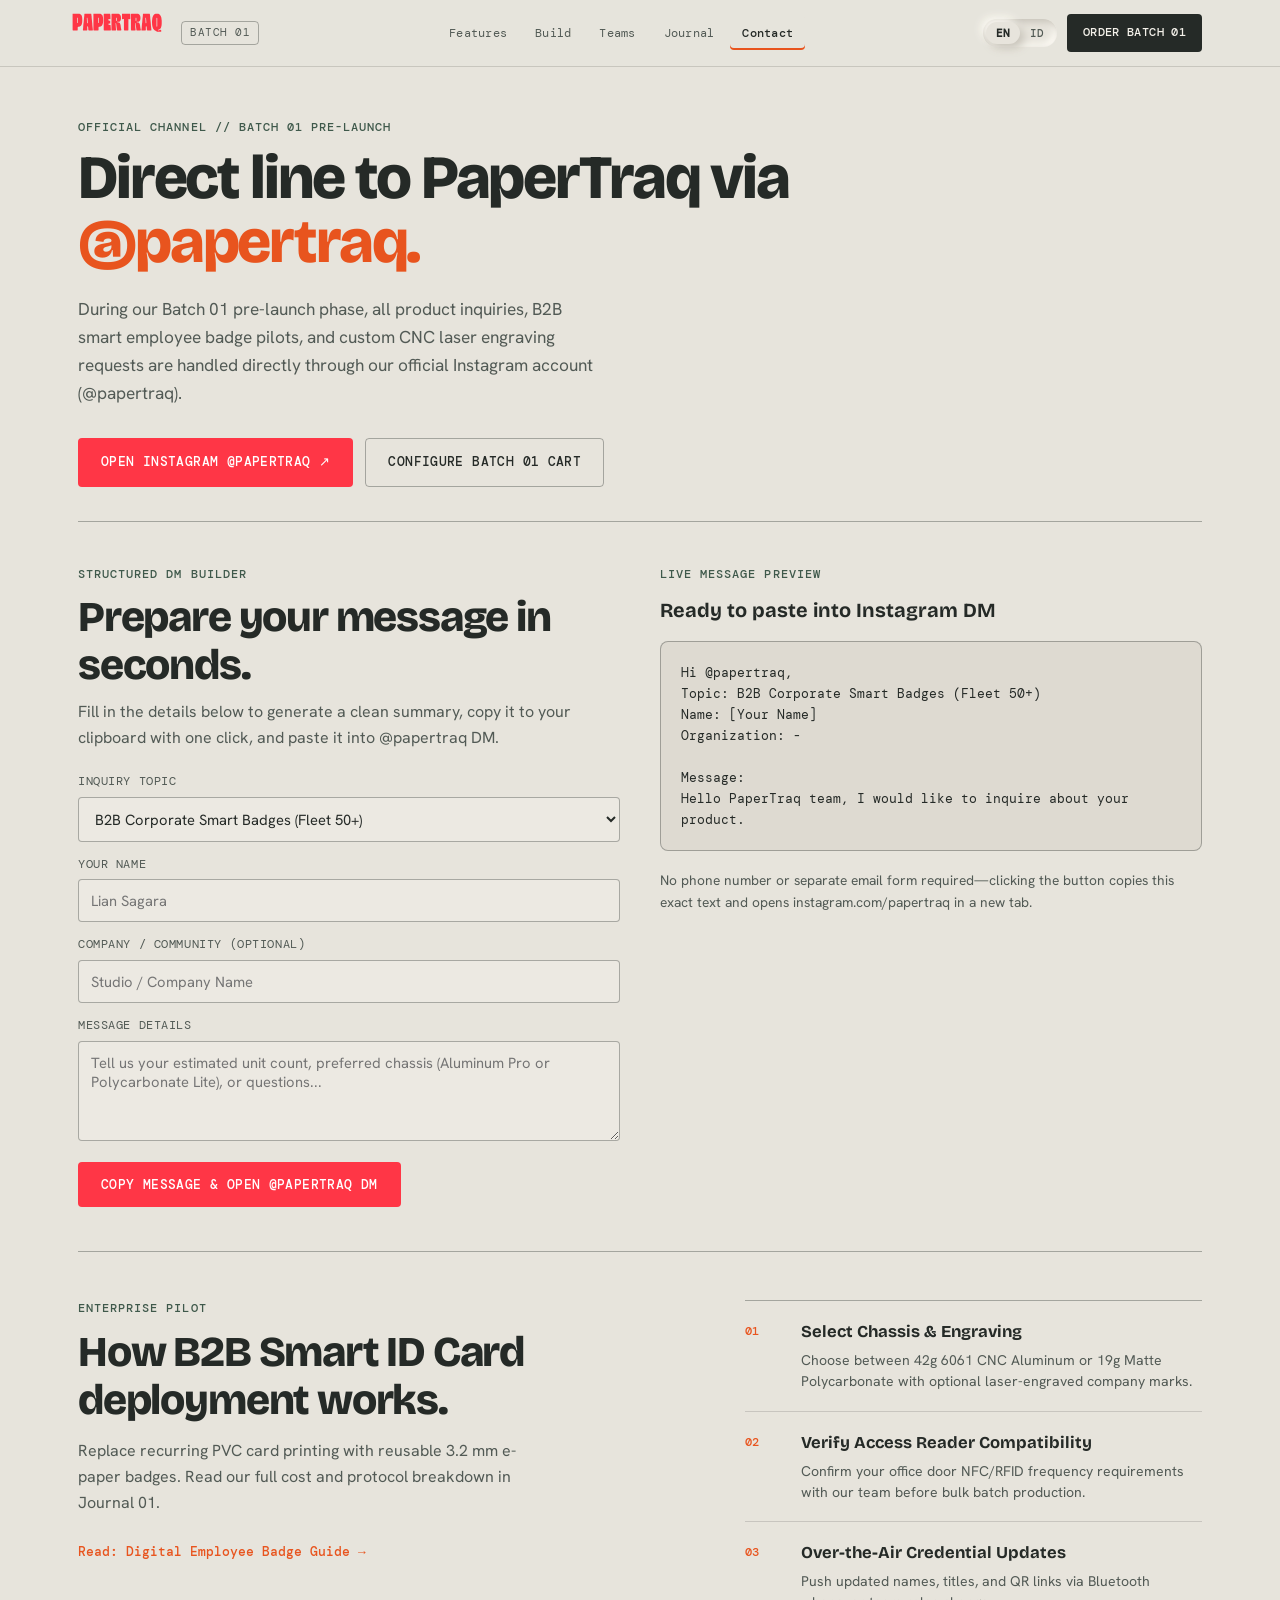
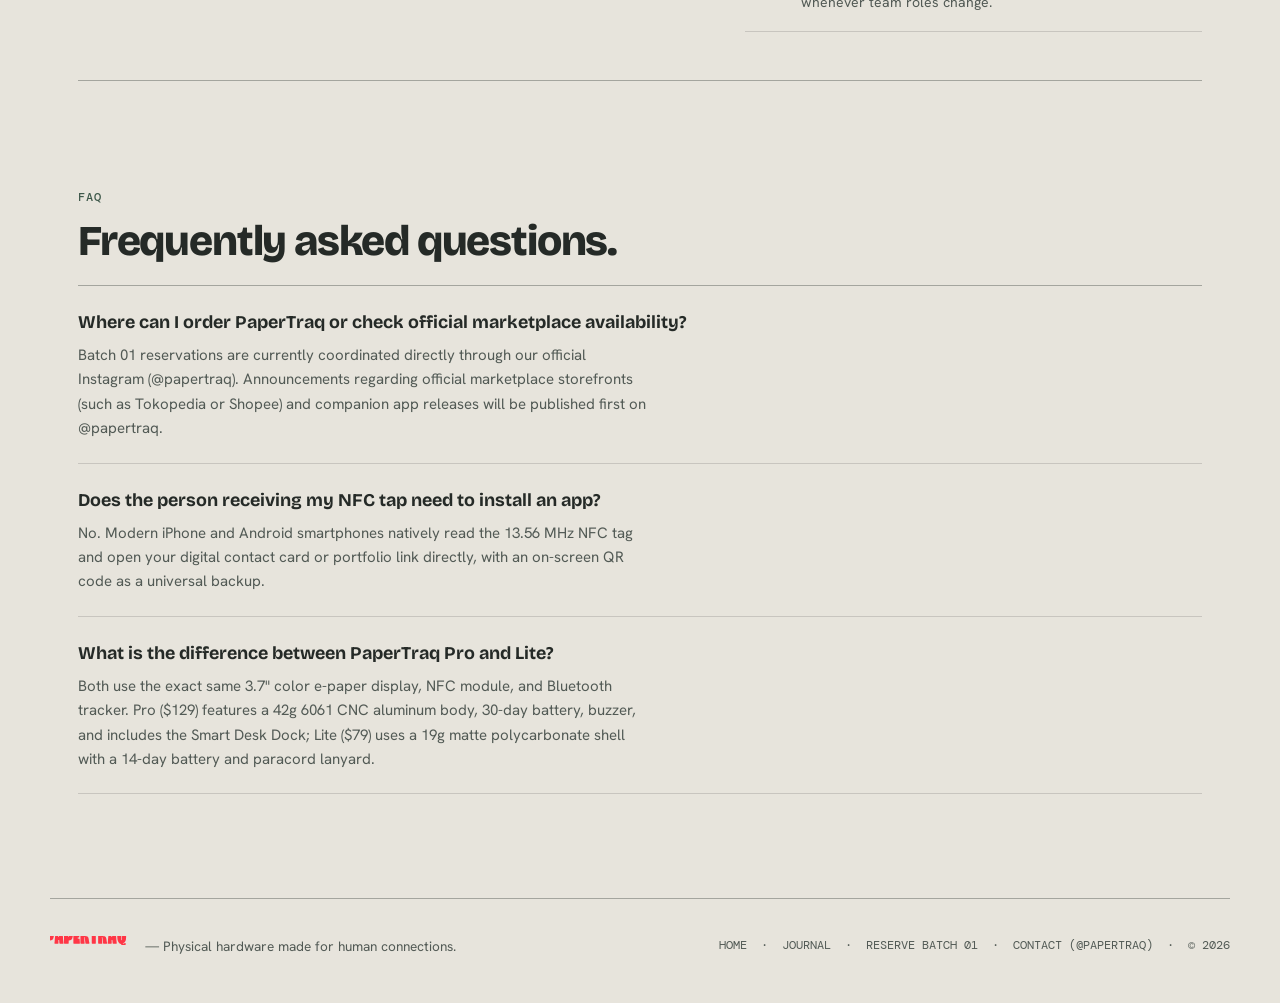
<file: papertraq-website/contact.html>
<!DOCTYPE html>
<html lang="en">
<head>
  <meta charset="UTF-8">
  <meta name="viewport" content="width=device-width, initial-scale=1.0">
  <title>Contact &amp; B2B Enterprise Portal (@papertraq) | PaperTraq</title>
  <meta name="description" content="Official PaperTraq contact portal via Instagram @papertraq for Batch 01 reservations, B2B smart employee ID card inquiries, and custom CNC laser engraving.">
  <meta name="keywords" content="akun instagram resmi papertraq, portal formulir b2b papertraq, pengadaan smart id card kantor b2b, pesan kartu e-paper warna custom, website resmi papertraq indonesia">
  <link rel="icon" type="image/svg+xml" href="assets/pq-mark.svg">
  <link rel="preconnect" href="https://fonts.googleapis.com">
  <link rel="preconnect" href="https://fonts.gstatic.com" crossorigin>
  <link href="https://fonts.googleapis.com/css2?family=Bricolage+Grotesque:opsz,wght@12..96,500;12..96,700;12..96,800&family=Hanken+Grotesk:wght@400;500;600;700&family=DM+Mono:wght@400;500&display=swap" rel="stylesheet">
  <link rel="stylesheet" href="css/style.css">
</head>
<body>

<svg width="0" height="0" style="position:absolute" aria-hidden="true">
  <symbol id="pq-logo" viewBox="180 250 2240 530">
    <path fill="#FF3646" fill-rule="evenodd" d="M345.0,703.0 L242.0,703.5 L234.0,701.0 L230.0,695.9 L229.5,310.0 L231.0,304.0 L236.0,300.4 L376.0,299.5 L399.0,303.5 L417.0,310.3 L433.3,324.0 L445.2,340.0 L457.1,375.0 L461.4,401.0 L463.5,472.0 L459.3,523.0 L446.2,567.0 L442.5,575.0 L431.0,590.4 L413.0,605.1 L389.0,614.4 L363.0,616.7 L356.0,620.1 L353.5,627.0 L353.3,692.0 L350.0,699.9 L345.0,703.0Z M711.0,703.1 L626.0,703.5 L613.0,700.9 L609.6,692.0 L603.1,613.0 L600.0,605.7 L593.0,603.0 L585.0,605.7 L581.6,612.0 L584.5,691.0 L581.0,700.9 L573.0,703.5 L488.0,703.5 L482.0,701.9 L478.4,698.0 L477.6,687.0 L483.4,647.0 L485.6,605.0 L491.6,539.0 L496.4,508.0 L501.6,431.0 L511.4,349.0 L513.6,309.0 L518.0,301.4 L527.0,299.5 L668.0,299.5 L676.0,301.0 L680.0,304.9 L688.4,366.0 L690.6,407.0 L704.4,540.0 L706.6,586.0 L717.4,680.0 L717.0,697.9 L711.0,703.1Z M847.0,703.0 L744.0,703.5 L736.0,701.0 L732.0,695.9 L731.5,310.0 L733.0,304.0 L738.0,300.4 L878.0,299.5 L901.0,303.5 L919.0,310.3 L935.3,324.0 L947.2,340.0 L959.1,375.0 L963.4,401.0 L965.5,472.0 L961.3,523.0 L948.2,567.0 L944.5,575.0 L933.0,590.4 L915.0,605.1 L891.0,614.4 L865.0,616.7 L858.0,620.1 L855.5,627.0 L855.3,692.0 L852.0,699.9 L847.0,703.0Z M1145.0,703.1 L992.0,703.5 L984.0,701.5 L981.0,698.0 L979.5,689.0 L979.5,311.0 L981.0,304.2 L985.0,300.6 L1127.0,299.5 L1133.0,301.1 L1136.0,305.0 L1141.5,358.0 L1143.2,426.0 L1140.2,430.0 L1135.0,431.5 L1105.0,427.6 L1099.0,428.4 L1093.9,436.0 L1093.5,451.0 L1094.9,460.0 L1100.0,465.6 L1106.0,467.4 L1129.0,467.8 L1135.5,472.0 L1136.2,530.0 L1134.0,534.2 L1128.0,537.1 L1104.0,537.6 L1098.0,539.8 L1094.8,545.0 L1094.5,558.0 L1096.3,565.0 L1101.0,569.1 L1137.0,570.8 L1142.0,573.1 L1145.0,578.0 L1152.4,691.0 L1150.0,700.0 L1145.0,703.1Z M1330.0,704.1 L1309.0,703.1 L1303.0,700.3 L1299.7,696.0 L1279.3,542.0 L1275.6,530.0 L1270.0,526.8 L1266.0,529.3 L1264.6,536.0 L1267.4,557.0 L1272.6,646.0 L1278.4,694.0 L1277.0,699.0 L1267.0,703.5 L1180.0,703.5 L1172.0,701.6 L1168.6,698.0 L1166.5,679.0 L1167.5,313.0 L1169.4,305.0 L1175.0,300.9 L1182.0,299.5 L1310.0,299.5 L1336.0,303.6 L1351.0,309.9 L1367.0,321.5 L1377.5,334.0 L1389.7,356.0 L1394.3,376.0 L1396.5,411.0 L1394.1,435.0 L1390.0,452.0 L1385.1,463.0 L1370.5,482.0 L1356.0,491.1 L1345.0,494.3 L1334.0,494.5 L1308.0,491.0 L1303.8,493.0 L1301.8,497.0 L1303.1,501.0 L1309.0,504.5 L1340.0,509.7 L1352.0,514.3 L1365.4,526.0 L1372.2,536.0 L1378.5,550.0 L1386.3,578.0 L1394.7,643.0 L1402.1,673.0 L1405.2,695.0 L1402.0,700.5 L1393.0,703.3 L1330.0,704.1Z M1566.0,703.0 L1480.0,703.5 L1472.0,701.2 L1468.0,697.0 L1466.5,677.0 L1466.4,435.0 L1464.2,430.0 L1460.0,427.8 L1427.0,431.5 L1422.5,430.0 L1420.0,426.0 L1419.5,310.0 L1421.1,304.0 L1426.0,300.0 L1609.0,299.5 L1616.0,301.4 L1620.0,306.0 L1621.5,314.0 L1621.5,414.0 L1620.0,426.0 L1616.0,431.0 L1611.0,432.5 L1582.0,427.8 L1577.0,430.7 L1574.6,436.0 L1574.5,689.0 L1572.0,699.0 L1566.0,703.0Z M1799.0,704.1 L1778.0,703.1 L1772.0,700.3 L1768.7,696.0 L1748.3,542.0 L1744.6,530.0 L1739.0,526.8 L1735.0,529.3 L1733.6,536.0 L1736.4,557.0 L1741.6,646.0 L1747.4,694.0 L1746.0,699.0 L1736.0,703.5 L1649.0,703.5 L1641.0,701.6 L1637.6,698.0 L1635.5,679.0 L1636.5,313.0 L1638.4,305.0 L1644.0,300.9 L1651.0,299.5 L1779.0,299.5 L1805.0,303.6 L1820.0,309.9 L1836.0,321.5 L1846.5,334.0 L1858.7,356.0 L1863.3,376.0 L1865.5,411.0 L1863.1,435.0 L1859.0,452.0 L1854.1,463.0 L1839.5,482.0 L1825.0,491.1 L1814.0,494.3 L1803.0,494.5 L1777.0,491.0 L1772.8,493.0 L1770.8,497.0 L1772.1,501.0 L1778.0,504.5 L1809.0,509.7 L1821.0,514.3 L1834.4,526.0 L1841.2,536.0 L1847.5,550.0 L1855.3,578.0 L1863.7,643.0 L1871.1,673.0 L1874.2,695.0 L1871.0,700.5 L1862.0,703.3 L1799.0,704.1Z M2122.0,703.1 L2037.0,703.5 L2024.0,700.9 L2020.6,692.0 L2014.1,613.0 L2011.0,605.7 L2004.0,603.0 L1996.0,605.7 L1992.6,612.0 L1995.5,691.0 L1992.0,700.9 L1984.0,703.5 L1899.0,703.5 L1893.0,701.9 L1889.4,698.0 L1888.6,687.0 L1894.4,647.0 L1896.6,605.0 L1902.6,539.0 L1907.4,508.0 L1912.6,431.0 L1922.4,349.0 L1924.6,309.0 L1929.0,301.4 L1938.0,299.5 L2079.0,299.5 L2087.0,301.0 L2091.0,304.9 L2099.4,366.0 L2101.6,407.0 L2115.4,540.0 L2117.6,586.0 L2128.4,680.0 L2128.0,697.9 L2122.0,703.1Z M2360.0,737.2 L2250.0,736.5 L2247.8,732.0 L2253.0,722.0 L2251.0,715.9 L2225.0,708.5 L2213.0,703.1 L2199.0,693.4 L2181.0,674.2 L2166.6,649.0 L2153.2,611.0 L2147.6,577.0 L2142.5,515.0 L2143.6,470.0 L2152.6,395.0 L2167.8,354.0 L2182.7,331.0 L2200.0,315.9 L2228.0,302.2 L2245.0,299.5 L2286.0,300.7 L2297.0,303.3 L2320.0,315.3 L2335.5,329.0 L2346.1,342.0 L2363.8,382.0 L2369.3,404.0 L2377.5,467.0 L2377.4,542.0 L2374.3,578.0 L2368.1,610.0 L2360.0,633.4 L2352.1,648.0 L2340.4,663.0 L2318.0,678.7 L2292.0,688.9 L2286.9,696.0 L2289.0,700.9 L2295.0,702.4 L2331.0,694.1 L2355.0,685.9 L2361.0,686.3 L2364.4,693.0 L2365.4,731.0 L2364.1,735.0 L2360.0,737.2Z M352.4,525.0 L358.0,522.0 L360.4,514.0 L360.5,410.0 L358.3,399.0 L351.0,395.0 L345.5,398.0 L343.5,404.0 L343.5,513.0 L346.0,522.0 L352.4,525.0Z M854.4,525.0 L860.0,522.0 L862.4,514.0 L862.5,410.0 L860.3,399.0 L853.0,395.0 L847.5,398.0 L845.5,404.0 L845.5,513.0 L848.0,522.0 L854.4,525.0Z M1290.7,475.0 L1294.2,472.0 L1296.3,467.0 L1297.5,429.0 L1296.1,402.0 L1293.0,396.6 L1288.0,394.6 L1282.6,397.0 L1279.6,404.0 L1279.5,465.0 L1283.0,473.4 L1287.0,475.5 L1290.7,475.0Z M1759.7,475.0 L1763.2,472.0 L1765.3,467.0 L1766.5,429.0 L1765.1,402.0 L1762.0,396.6 L1757.0,394.6 L1751.6,397.0 L1748.6,404.0 L1748.5,465.0 L1752.0,473.4 L1756.0,475.5 L1759.7,475.0Z M590.5,529.0 L594.2,526.0 L595.5,522.0 L593.4,471.0 L586.3,402.0 L584.0,397.2 L579.0,395.8 L574.1,399.0 L572.5,406.0 L577.6,516.0 L581.0,527.3 L585.0,529.4 L590.5,529.0Z M2001.5,529.0 L2005.2,526.0 L2006.5,522.0 L2004.4,471.0 L1997.3,402.0 L1995.0,397.2 L1990.0,395.8 L1985.1,399.0 L1983.5,406.0 L1988.6,516.0 L1992.0,527.3 L1996.0,529.4 L2001.5,529.0Z M2262.9,613.0 L2267.6,609.0 L2269.1,601.0 L2269.5,413.0 L2267.0,403.0 L2260.0,399.7 L2254.0,403.0 L2251.5,412.0 L2251.5,591.0 L2254.1,609.0 L2258.0,612.9 L2262.9,613.0Z"/>
  </symbol>
  <symbol id="pq-mark" viewBox="0 0 760 760">
    <rect x="115" y="85" width="185" height="590" rx="92.5" fill="#FF3646"/>
    <circle cx="495" cy="275" r="190" fill="#FF3646"/>
    <circle cx="495" cy="575" r="100" fill="#FF3646"/>
  </symbol>
</svg>
<header class="site-header">
  <div class="wrap">
    <div class="header-bar">
      <a href="index.html#top" class="logo-box" title="PaperTraq Home">
        <svg class="wordmark" viewBox="180 250 2240 530" aria-label="PaperTraq"><use href="#pq-logo"/></svg>
        <svg class="mark-mobile" viewBox="0 0 760 760" aria-label="PaperTraq"><use href="#pq-mark"/></svg>
        <span class="ver">batch 01</span>
      </a>
      <nav class="main-nav" aria-label="Primary Navigation">
        <a href="index.html#features" data-nav="home" data-en="Features" data-id="Fitur">Features</a>
        <a href="index.html#build" data-en="Build" data-id="Material">Build</a>
        <a href="index.html#enterprise" data-en="Teams" data-id="Tim B2B">Teams</a>
        <a href="journal.html" data-nav="journal" data-en="Journal" data-id="Jurnal">Journal</a>
        <a href="contact.html" data-nav="contact" data-en="Contact" data-id="Kontak">Contact</a>
      </nav>
      <div class="header-actions">
        <div class="lang-toggle" role="group" aria-label="Language Switcher">
          <button type="button" data-set-lang="en" class="active" onclick="setLang('en')">EN</button>
          <button type="button" data-set-lang="id" onclick="setLang('id')">ID</button>
        </div>
        <a href="index.html#order" class="nav-cta" data-en="Order Batch 01" data-id="Pesan Batch 01">Order Batch 01</a>
      </div>
    </div>
    <nav class="mobile-nav-strip" aria-label="Mobile Navigation">
      <a href="index.html#features" data-nav="home" data-en="Features" data-id="Fitur">Features</a>
      <a href="index.html#build" data-en="Build" data-id="Material">Build</a>
      <a href="index.html#enterprise" data-en="Teams" data-id="Tim B2B">Teams</a>
      <a href="journal.html" data-nav="journal" data-en="Journal" data-id="Jurnal">Journal</a>
      <a href="contact.html" data-nav="contact" data-en="Contact (@papertraq)" data-id="Kontak (@papertraq)">Contact (@papertraq)</a>
    </nav>
  </div>
</header>

<main class="wrap">

  <section class="journal-masthead">
    <span class="tag" data-en="OFFICIAL CHANNEL // BATCH 01 PRE-LAUNCH" data-id="KANAL RESMI // PRA-PELUNCURAN BATCH 01">OFFICIAL CHANNEL // BATCH 01 PRE-LAUNCH</span>
    <h1 data-en="Direct line to PaperTraq via <span>@papertraq.</span>" data-id="Terhubung langsung dengan tim PaperTraq lewat <span>@papertraq.</span>">Direct line to PaperTraq via <span>@papertraq.</span></h1>
    <p class="lead" data-en="During our Batch 01 pre-launch phase, all product inquiries, B2B smart employee badge pilots, and custom CNC laser engraving requests are handled directly through our official Instagram account (@papertraq)." data-id="Selama fase pra-peluncuran Batch 01, seluruh diskusi produk, pengadaan smart ID card kantor B2B, dan permintaan custom laser engraving ditangani langsung melalui akun Instagram resmi kami (@papertraq).">During our Batch 01 pre-launch phase, all product inquiries, B2B smart employee badge pilots, and custom CNC laser engraving requests are handled directly through our official Instagram account (@papertraq).</p>
    <div class="btns" style="margin-top:20px">
      <a href="https://instagram.com/papertraq" target="_blank" rel="noopener noreferrer" class="btn coral" data-en="Open Instagram @papertraq ↗" data-id="Buka Instagram @papertraq ↗">Open Instagram @papertraq ↗</a>
      <a href="index.html#order" class="btn alt" data-en="Configure Batch 01 Cart" data-id="Atur Keranjang Batch 01">Configure Batch 01 Cart</a>
    </div>
  </section>

  <!-- LIVE DM GENERATOR -->
  <section class="contact-grid" aria-label="Generator Pesan DM Instagram">
    <div>
      <span class="tag" data-en="STRUCTURED DM BUILDER" data-id="FORMAT PESAN DM OTOMATIS">STRUCTURED DM BUILDER</span>
      <h2 data-en="Prepare your message in seconds." data-id="Susun format pesan DM dalam hitungan detik.">Prepare your message in seconds.</h2>
      <p style="color:var(--ink-soft);margin:10px 0 22px" data-en="Fill in the details below to generate a clean summary, copy it to your clipboard with one click, and paste it into @papertraq DM." data-id="Isi detail di bawah untuk menyusun draf pesan rapi, salin otomatis dengan satu klik, lalu tempel (Paste) di DM @papertraq.">Fill in the details below to generate a clean summary, copy it to your clipboard with one click, and paste it into @papertraq DM.</p>

      <form onsubmit="handleContactDmSubmit(event)">
        <div class="form-line">
          <label for="dm-topic" data-en="Inquiry Topic" data-id="Topik Kebutuhan">Inquiry Topic</label>
          <select id="dm-topic" onchange="updateDmPreview()">
            <option value="B2B Corporate Smart Badges (Fleet 50+)">B2B Corporate Smart Badges (Fleet 50+)</option>
            <option value="Custom CNC Laser Engraving">Custom CNC Laser Engraving (Logo)</option>
            <option value="Batch 01 Priority Reservation">Batch 01 Priority Reservation</option>
            <option value="Companion App &amp; Reader Community">Companion App &amp; Reader Community</option>
          </select>
        </div>
        <div class="form-line">
          <label for="dm-name" data-en="Your Name" data-id="Nama Anda">Your Name</label>
          <input type="text" id="dm-name" oninput="updateDmPreview()" data-placeholder-en="Lian Sagara" data-placeholder-id="Nama lengkap Anda" placeholder="Lian Sagara">
        </div>
        <div class="form-line">
          <label for="dm-org" data-en="Company / Community (Optional)" data-id="Perusahaan / Komunitas (Opsional)">Company / Community (Optional)</label>
          <input type="text" id="dm-org" oninput="updateDmPreview()" data-placeholder-en="Studio / Company Name" data-placeholder-id="Nama perusahaan atau komunitas" placeholder="Studio / Company Name">
        </div>
        <div class="form-line">
          <label for="dm-msg" data-en="Message Details" data-id="Detail Pertanyaan">Message Details</label>
          <textarea id="dm-msg" rows="4" oninput="updateDmPreview()" data-placeholder-en="Tell us your estimated unit count, preferred chassis (Aluminum Pro or Polycarbonate Lite), or questions..." data-placeholder-id="Tuliskan perkiraan jumlah unit, pilihan varian (Pro Aluminium atau Lite Polikarbonat), atau pertanyaan Anda..." placeholder="Tell us your estimated unit count, preferred chassis (Aluminum Pro or Polycarbonate Lite), or questions..."></textarea>
        </div>
        <button type="submit" class="btn coral" data-en="Copy Message &amp; Open @papertraq DM" data-id="Salin Pesan &amp; Buka DM @papertraq">Copy Message &amp; Open @papertraq DM</button>
        <div class="form-note" id="contact-dm-note"></div>
      </form>
    </div>

    <div>
      <span class="tag" data-en="LIVE MESSAGE PREVIEW" data-id="PRATINJAU PESAN DM">LIVE MESSAGE PREVIEW</span>
      <h3 style="font-family:var(--f-display);font-size:1.25rem" data-en="Ready to paste into Instagram DM" data-id="Siap ditempel ke DM Instagram @papertraq">Ready to paste into Instagram DM</h3>
      <div class="dm-preview-box" id="dm-preview-text"></div>
      <p style="font-size:0.86rem;color:var(--ink-soft)" data-en="No phone number or separate email form required—clicking the button copies this exact text and opens instagram.com/papertraq in a new tab." data-id="Tidak perlu nomor telepon atau formulir email terpisah—menekan tombol di samping otomatis menyalin teks ini dan membuka instagram.com/papertraq.">No phone number or separate email form required—clicking the button copies this exact text and opens instagram.com/papertraq in a new tab.</p>
    </div>
  </section>

  <!-- B2B WORKFLOW SUMMARY -->
  <section class="b2b-band">
    <div>
      <span class="tag" data-en="ENTERPRISE PILOT" data-id="PROGRAM PILOT PERUSAHAAN">ENTERPRISE PILOT</span>
      <h2 data-en="How B2B Smart ID Card deployment works." data-id="Alur pengadaan Smart ID Card kantor B2B.">How B2B Smart ID Card deployment works.</h2>
      <p data-en="Replace recurring PVC card printing with reusable 3.2 mm e-paper badges. Read our full cost and protocol breakdown in Journal 01." data-id="Gantikan biaya cetak ulang kartu PVC dengan kartu e-paper 3,2 mm yang dapat diperbarui berkali-kali. Baca rincian teknisnya di Artikel 01.">Replace recurring PVC card printing with reusable 3.2 mm e-paper badges. Read our full cost and protocol breakdown in Journal 01.</p>
      <a href="articles/article-1.html" class="text-link" data-en="Read: Digital Employee Badge Guide →" data-id="Baca: Solusi ID Card Digital Karyawan Kantor →">Read: Digital Employee Badge Guide →</a>
    </div>
    <div class="step-table">
      <div class="step-row">
        <span class="step-idx">01</span>
        <div>
          <h4 data-en="Select Chassis &amp; Engraving" data-id="Pilih Sasis &amp; Custom Laser Engraving">Select Chassis &amp; Engraving</h4>
          <p data-en="Choose between 42g 6061 CNC Aluminum or 19g Matte Polycarbonate with optional laser-engraved company marks." data-id="Pilih antara varian Aluminium CNC 6061 (42g) atau Polikarbonat Matte (19g) dengan opsi ukiran logo laser.">Choose between 42g 6061 CNC Aluminum or 19g Matte Polycarbonate with optional laser-engraved company marks.</p>
        </div>
      </div>
      <div class="step-row">
        <span class="step-idx">02</span>
        <div>
          <h4 data-en="Verify Access Reader Compatibility" data-id="Verifikasi Kompatibilitas Akses Pintu">Verify Access Reader Compatibility</h4>
          <p data-en="Confirm your office door NFC/RFID frequency requirements with our team before bulk batch production." data-id="Konfirmasikan kebutuhan akses pintu NFC/RFID gedung Anda sebelum produksi massal.">Confirm your office door NFC/RFID frequency requirements with our team before bulk batch production.</p>
        </div>
      </div>
      <div class="step-row">
        <span class="step-idx">03</span>
        <div>
          <h4 data-en="Over-the-Air Credential Updates" data-id="Pembaruan Identitas Nirkabel">Over-the-Air Credential Updates</h4>
          <p data-en="Push updated names, titles, and QR links via Bluetooth whenever team roles change." data-id="Perbarui nama, jabatan, dan tautan QR lewat aplikasi pendamping kapan saja.">Push updated names, titles, and QR links via Bluetooth whenever team roles change.</p>
        </div>
      </div>
    </div>
  </section>

  <!-- PRE-LAUNCH FAQ -->
  <section class="page-section">
    <div class="section-header-split" style="margin-bottom:20px">
      <div>
        <span class="tag">FAQ</span>
        <h2 data-en="Frequently asked questions." data-id="Pertanyaan yang sering diajukan.">Frequently asked questions.</h2>
      </div>
    </div>
    <div class="faq-list">
      <div class="faq-item">
        <h3 data-en="Where can I order PaperTraq or check official marketplace availability?" data-id="Di mana saya bisa memesan PaperTraq atau mengecek ketersediaan official store?">Where can I order PaperTraq or check official marketplace availability?</h3>
        <p data-en="Batch 01 reservations are currently coordinated directly through our official Instagram (@papertraq). Announcements regarding official marketplace storefronts (such as Tokopedia or Shopee) and companion app releases will be published first on @papertraq." data-id="Reservasi Batch 01 saat ini dikoordinasikan langsung melalui akun Instagram resmi (@papertraq). Informasi pembukaan official store di marketplace (seperti Tokopedia atau Shopee) maupun rilis aplikasi pendamping akan diumumkan pertama kali di @papertraq.">Batch 01 reservations are currently coordinated directly through our official Instagram (@papertraq). Announcements regarding official marketplace storefronts (such as Tokopedia or Shopee) and companion app releases will be published first on @papertraq.</p>
      </div>
      <div class="faq-item">
        <h3 data-en="Does the person receiving my NFC tap need to install an app?" data-id="Apakah ponsel lawan bicara perlu menginstal aplikasi saat tap NFC?">Does the person receiving my NFC tap need to install an app?</h3>
        <p data-en="No. Modern iPhone and Android smartphones natively read the 13.56 MHz NFC tag and open your digital contact card or portfolio link directly, with an on-screen QR code as a universal backup." data-id="Tidak perlu. Ponsel iPhone dan Android modern membaca sinyal NFC 13,56 MHz secara bawaan untuk membuka kartu kontak atau portofolio Anda, dilengkapi kode QR di layar sebagai cadangan universal.">No. Modern iPhone and Android smartphones natively read the 13.56 MHz NFC tag and open your digital contact card or portfolio link directly, with an on-screen QR code as a universal backup.</p>
      </div>
      <div class="faq-item">
        <h3 data-en="What is the difference between PaperTraq Pro and Lite?" data-id="Apa perbedaan utama antara PaperTraq Pro dan Lite?">What is the difference between PaperTraq Pro and Lite?</h3>
        <p data-en="Both use the exact same 3.7&quot; color e-paper display, NFC module, and Bluetooth tracker. Pro ($129) features a 42g 6061 CNC aluminum body, 30-day battery, buzzer, and includes the Smart Desk Dock; Lite ($79) uses a 19g matte polycarbonate shell with a 14-day battery and paracord lanyard." data-id="Keduanya memakai layar color e-paper 3,7&quot;, modul NFC, dan pelacak Bluetooth yang sama. Varian Pro ($129) memakai bodi aluminium CNC 6061 (42g), baterai 30 hari, buzzer, dan sudah termasuk Smart Desk Dock; varian Lite ($79) memakai sasis polikarbonat matte (19g) dengan baterai 14 hari dan tali lanyard.">Both use the exact same 3.7&quot; color e-paper display, NFC module, and Bluetooth tracker. Pro ($129) features a 42g 6061 CNC aluminum body, 30-day battery, buzzer, and includes the Smart Desk Dock; Lite ($79) uses a 19g matte polycarbonate shell with a 14-day battery and paracord lanyard.</p>
      </div>
    </div>
  </section>

</main>

<footer class="wrap site-footer">
  <div style="display:flex;align-items:center;gap:10px">
    <svg viewBox="180 250 2240 530" height="20" aria-label="PaperTraq"><use href="#pq-logo"/></svg>
    <span data-en="— Physical hardware made for human connections." data-id="— Perangkat keras fisik yang dirancang untuk koneksi manusia.">— Physical hardware made for human connections.</span>
  </div>
  <div class="footer-links">
    <a href="index.html#top" data-en="HOME" data-id="BERANDA">HOME</a> ·
    <a href="journal.html" data-en="JOURNAL" data-id="JURNAL">JOURNAL</a> ·
    <a href="index.html#order" data-en="RESERVE BATCH 01" data-id="RESERVASI BATCH 01">RESERVE BATCH 01</a> ·
    <a href="contact.html" data-en="CONTACT (@PAPERTRAQ)" data-id="KONTAK (@PAPERTRAQ)">CONTACT (@PAPERTRAQ)</a> ·
    <span>© 2026</span>
  </div>
</footer>
<script src="js/app.js" defer></script>
</body>
</html>
</file>
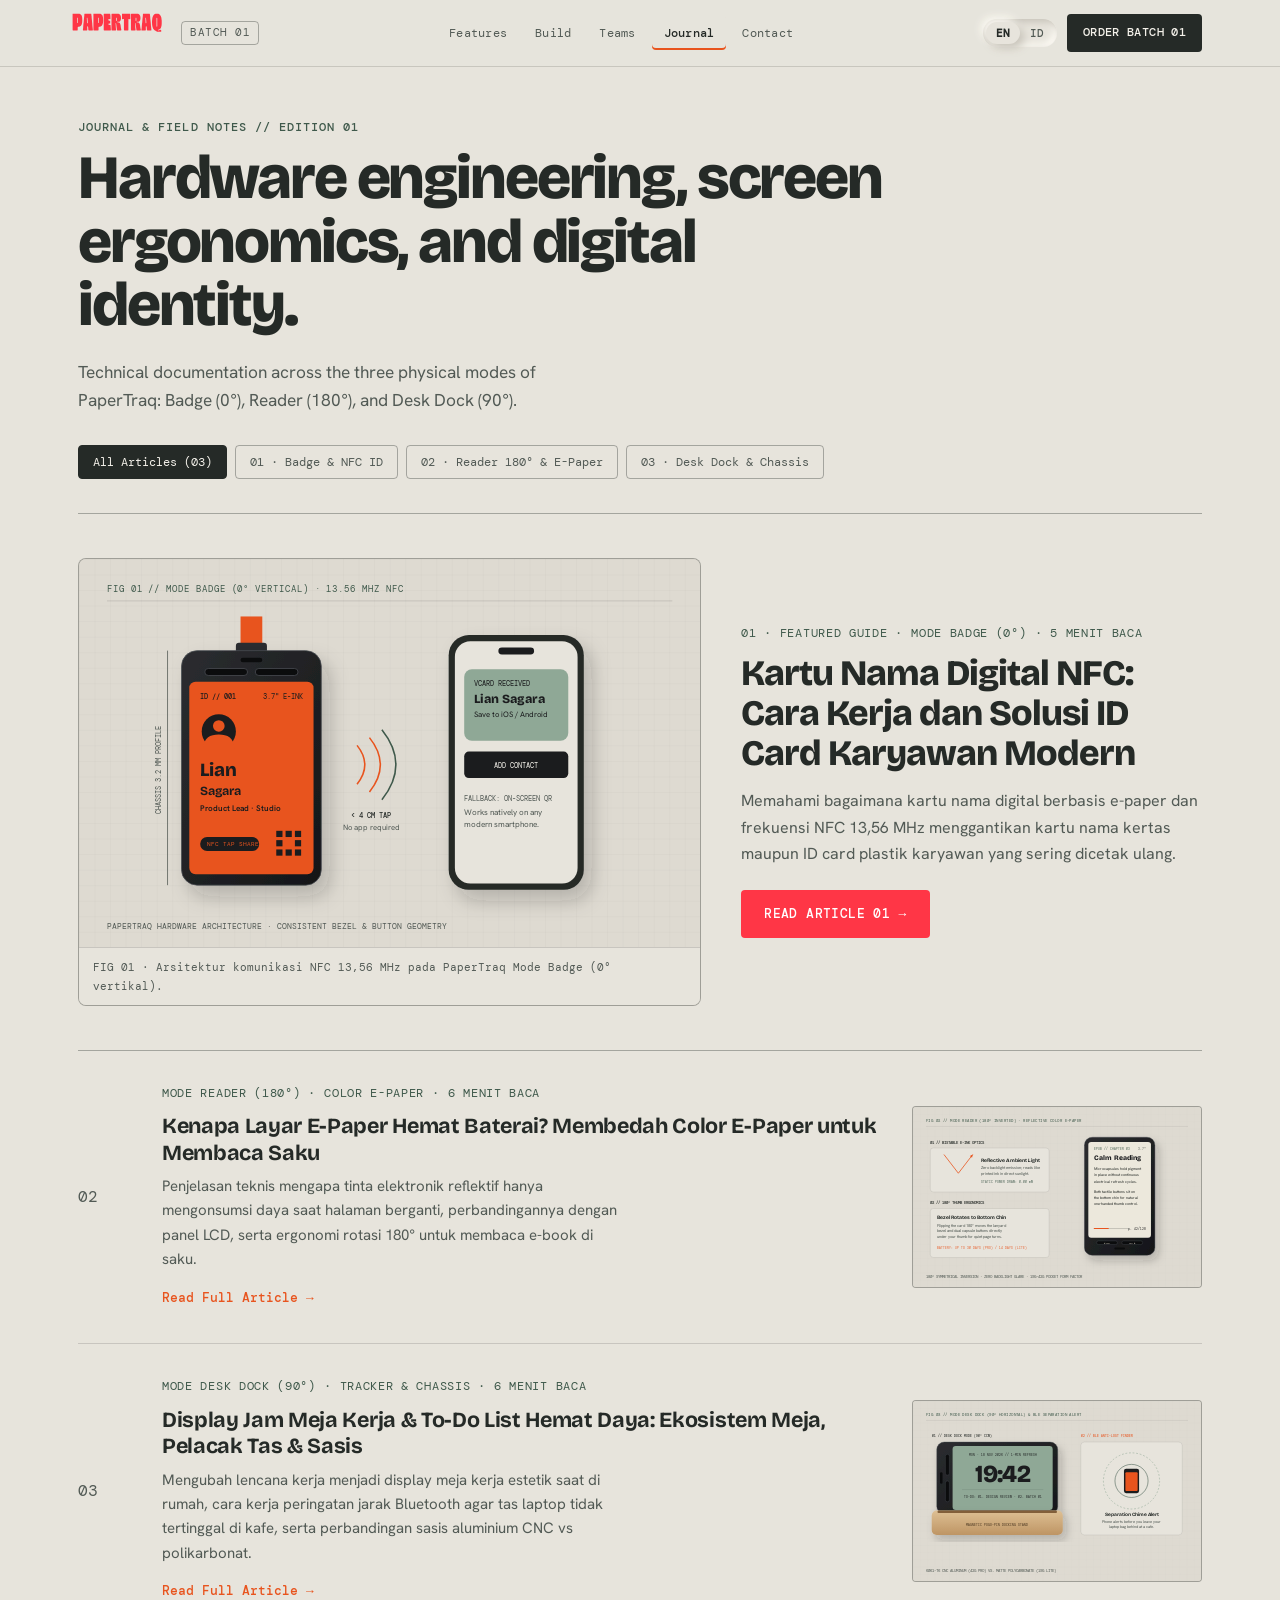
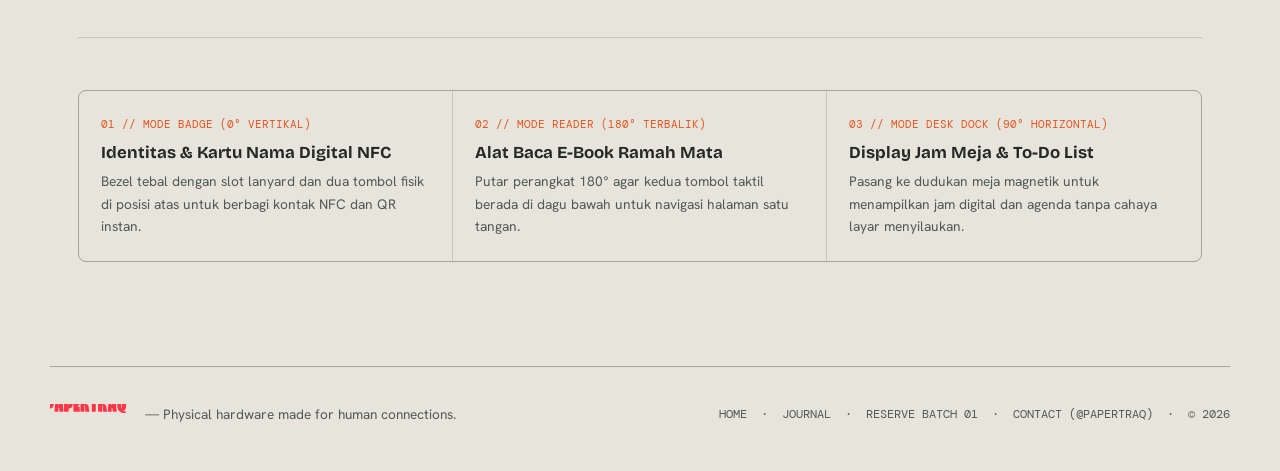
<file: papertraq-website/journal.html>
<!DOCTYPE html>
<html lang="id">
<head>
  <meta charset="UTF-8">
  <meta name="viewport" content="width=device-width, initial-scale=1.0">
  <title>Journal &amp; Field Notes — Panduan Kartu Nama Digital, E-Paper &amp; Desk Dock | PaperTraq</title>
  <meta name="description" content="Kumpulan artikel teknis PaperTraq seputar kartu nama digital NFC, efisiensi layar color e-paper, e-reader saku, serta display jam meja kerja hemat daya.">
  <meta name="keywords" content="kartu nama digital, website resmi papertraq indonesia, apa itu kartu nama digital nfc, kenapa layar e-paper hemat baterai, display jam meja kerja dan to do list">
  <link rel="icon" type="image/svg+xml" href="assets/pq-mark.svg">
  <link rel="preconnect" href="https://fonts.googleapis.com">
  <link rel="preconnect" href="https://fonts.gstatic.com" crossorigin>
  <link href="https://fonts.googleapis.com/css2?family=Bricolage+Grotesque:opsz,wght@12..96,500;12..96,700;12..96,800&family=Hanken+Grotesk:wght@400;500;600;700&family=DM+Mono:wght@400;500&display=swap" rel="stylesheet">
  <link rel="stylesheet" href="css/style.css">
</head>
<body>

<svg width="0" height="0" style="position:absolute" aria-hidden="true">
  <symbol id="pq-logo" viewBox="180 250 2240 530">
    <path fill="#FF3646" fill-rule="evenodd" d="M345.0,703.0 L242.0,703.5 L234.0,701.0 L230.0,695.9 L229.5,310.0 L231.0,304.0 L236.0,300.4 L376.0,299.5 L399.0,303.5 L417.0,310.3 L433.3,324.0 L445.2,340.0 L457.1,375.0 L461.4,401.0 L463.5,472.0 L459.3,523.0 L446.2,567.0 L442.5,575.0 L431.0,590.4 L413.0,605.1 L389.0,614.4 L363.0,616.7 L356.0,620.1 L353.5,627.0 L353.3,692.0 L350.0,699.9 L345.0,703.0Z M711.0,703.1 L626.0,703.5 L613.0,700.9 L609.6,692.0 L603.1,613.0 L600.0,605.7 L593.0,603.0 L585.0,605.7 L581.6,612.0 L584.5,691.0 L581.0,700.9 L573.0,703.5 L488.0,703.5 L482.0,701.9 L478.4,698.0 L477.6,687.0 L483.4,647.0 L485.6,605.0 L491.6,539.0 L496.4,508.0 L501.6,431.0 L511.4,349.0 L513.6,309.0 L518.0,301.4 L527.0,299.5 L668.0,299.5 L676.0,301.0 L680.0,304.9 L688.4,366.0 L690.6,407.0 L704.4,540.0 L706.6,586.0 L717.4,680.0 L717.0,697.9 L711.0,703.1Z M847.0,703.0 L744.0,703.5 L736.0,701.0 L732.0,695.9 L731.5,310.0 L733.0,304.0 L738.0,300.4 L878.0,299.5 L901.0,303.5 L919.0,310.3 L935.3,324.0 L947.2,340.0 L959.1,375.0 L963.4,401.0 L965.5,472.0 L961.3,523.0 L948.2,567.0 L944.5,575.0 L933.0,590.4 L915.0,605.1 L891.0,614.4 L865.0,616.7 L858.0,620.1 L855.5,627.0 L855.3,692.0 L852.0,699.9 L847.0,703.0Z M1145.0,703.1 L992.0,703.5 L984.0,701.5 L981.0,698.0 L979.5,689.0 L979.5,311.0 L981.0,304.2 L985.0,300.6 L1127.0,299.5 L1133.0,301.1 L1136.0,305.0 L1141.5,358.0 L1143.2,426.0 L1140.2,430.0 L1135.0,431.5 L1105.0,427.6 L1099.0,428.4 L1093.9,436.0 L1093.5,451.0 L1094.9,460.0 L1100.0,465.6 L1106.0,467.4 L1129.0,467.8 L1135.5,472.0 L1136.2,530.0 L1134.0,534.2 L1128.0,537.1 L1104.0,537.6 L1098.0,539.8 L1094.8,545.0 L1094.5,558.0 L1096.3,565.0 L1101.0,569.1 L1137.0,570.8 L1142.0,573.1 L1145.0,578.0 L1152.4,691.0 L1150.0,700.0 L1145.0,703.1Z M1330.0,704.1 L1309.0,703.1 L1303.0,700.3 L1299.7,696.0 L1279.3,542.0 L1275.6,530.0 L1270.0,526.8 L1266.0,529.3 L1264.6,536.0 L1267.4,557.0 L1272.6,646.0 L1278.4,694.0 L1277.0,699.0 L1267.0,703.5 L1180.0,703.5 L1172.0,701.6 L1168.6,698.0 L1166.5,679.0 L1167.5,313.0 L1169.4,305.0 L1175.0,300.9 L1182.0,299.5 L1310.0,299.5 L1336.0,303.6 L1351.0,309.9 L1367.0,321.5 L1377.5,334.0 L1389.7,356.0 L1394.3,376.0 L1396.5,411.0 L1394.1,435.0 L1390.0,452.0 L1385.1,463.0 L1370.5,482.0 L1356.0,491.1 L1345.0,494.3 L1334.0,494.5 L1308.0,491.0 L1303.8,493.0 L1301.8,497.0 L1303.1,501.0 L1309.0,504.5 L1340.0,509.7 L1352.0,514.3 L1365.4,526.0 L1372.2,536.0 L1378.5,550.0 L1386.3,578.0 L1394.7,643.0 L1402.1,673.0 L1405.2,695.0 L1402.0,700.5 L1393.0,703.3 L1330.0,704.1Z M1566.0,703.0 L1480.0,703.5 L1472.0,701.2 L1468.0,697.0 L1466.5,677.0 L1466.4,435.0 L1464.2,430.0 L1460.0,427.8 L1427.0,431.5 L1422.5,430.0 L1420.0,426.0 L1419.5,310.0 L1421.1,304.0 L1426.0,300.0 L1609.0,299.5 L1616.0,301.4 L1620.0,306.0 L1621.5,314.0 L1621.5,414.0 L1620.0,426.0 L1616.0,431.0 L1611.0,432.5 L1582.0,427.8 L1577.0,430.7 L1574.6,436.0 L1574.5,689.0 L1572.0,699.0 L1566.0,703.0Z M1799.0,704.1 L1778.0,703.1 L1772.0,700.3 L1768.7,696.0 L1748.3,542.0 L1744.6,530.0 L1739.0,526.8 L1735.0,529.3 L1733.6,536.0 L1736.4,557.0 L1741.6,646.0 L1747.4,694.0 L1746.0,699.0 L1736.0,703.5 L1649.0,703.5 L1641.0,701.6 L1637.6,698.0 L1635.5,679.0 L1636.5,313.0 L1638.4,305.0 L1644.0,300.9 L1651.0,299.5 L1779.0,299.5 L1805.0,303.6 L1820.0,309.9 L1836.0,321.5 L1846.5,334.0 L1858.7,356.0 L1863.3,376.0 L1865.5,411.0 L1863.1,435.0 L1859.0,452.0 L1854.1,463.0 L1839.5,482.0 L1825.0,491.1 L1814.0,494.3 L1803.0,494.5 L1777.0,491.0 L1772.8,493.0 L1770.8,497.0 L1772.1,501.0 L1778.0,504.5 L1809.0,509.7 L1821.0,514.3 L1834.4,526.0 L1841.2,536.0 L1847.5,550.0 L1855.3,578.0 L1863.7,643.0 L1871.1,673.0 L1874.2,695.0 L1871.0,700.5 L1862.0,703.3 L1799.0,704.1Z M2122.0,703.1 L2037.0,703.5 L2024.0,700.9 L2020.6,692.0 L2014.1,613.0 L2011.0,605.7 L2004.0,603.0 L1996.0,605.7 L1992.6,612.0 L1995.5,691.0 L1992.0,700.9 L1984.0,703.5 L1899.0,703.5 L1893.0,701.9 L1889.4,698.0 L1888.6,687.0 L1894.4,647.0 L1896.6,605.0 L1902.6,539.0 L1907.4,508.0 L1912.6,431.0 L1922.4,349.0 L1924.6,309.0 L1929.0,301.4 L1938.0,299.5 L2079.0,299.5 L2087.0,301.0 L2091.0,304.9 L2099.4,366.0 L2101.6,407.0 L2115.4,540.0 L2117.6,586.0 L2128.4,680.0 L2128.0,697.9 L2122.0,703.1Z M2360.0,737.2 L2250.0,736.5 L2247.8,732.0 L2253.0,722.0 L2251.0,715.9 L2225.0,708.5 L2213.0,703.1 L2199.0,693.4 L2181.0,674.2 L2166.6,649.0 L2153.2,611.0 L2147.6,577.0 L2142.5,515.0 L2143.6,470.0 L2152.6,395.0 L2167.8,354.0 L2182.7,331.0 L2200.0,315.9 L2228.0,302.2 L2245.0,299.5 L2286.0,300.7 L2297.0,303.3 L2320.0,315.3 L2335.5,329.0 L2346.1,342.0 L2363.8,382.0 L2369.3,404.0 L2377.5,467.0 L2377.4,542.0 L2374.3,578.0 L2368.1,610.0 L2360.0,633.4 L2352.1,648.0 L2340.4,663.0 L2318.0,678.7 L2292.0,688.9 L2286.9,696.0 L2289.0,700.9 L2295.0,702.4 L2331.0,694.1 L2355.0,685.9 L2361.0,686.3 L2364.4,693.0 L2365.4,731.0 L2364.1,735.0 L2360.0,737.2Z M352.4,525.0 L358.0,522.0 L360.4,514.0 L360.5,410.0 L358.3,399.0 L351.0,395.0 L345.5,398.0 L343.5,404.0 L343.5,513.0 L346.0,522.0 L352.4,525.0Z M854.4,525.0 L860.0,522.0 L862.4,514.0 L862.5,410.0 L860.3,399.0 L853.0,395.0 L847.5,398.0 L845.5,404.0 L845.5,513.0 L848.0,522.0 L854.4,525.0Z M1290.7,475.0 L1294.2,472.0 L1296.3,467.0 L1297.5,429.0 L1296.1,402.0 L1293.0,396.6 L1288.0,394.6 L1282.6,397.0 L1279.6,404.0 L1279.5,465.0 L1283.0,473.4 L1287.0,475.5 L1290.7,475.0Z M1759.7,475.0 L1763.2,472.0 L1765.3,467.0 L1766.5,429.0 L1765.1,402.0 L1762.0,396.6 L1757.0,394.6 L1751.6,397.0 L1748.6,404.0 L1748.5,465.0 L1752.0,473.4 L1756.0,475.5 L1759.7,475.0Z M590.5,529.0 L594.2,526.0 L595.5,522.0 L593.4,471.0 L586.3,402.0 L584.0,397.2 L579.0,395.8 L574.1,399.0 L572.5,406.0 L577.6,516.0 L581.0,527.3 L585.0,529.4 L590.5,529.0Z M2001.5,529.0 L2005.2,526.0 L2006.5,522.0 L2004.4,471.0 L1997.3,402.0 L1995.0,397.2 L1990.0,395.8 L1985.1,399.0 L1983.5,406.0 L1988.6,516.0 L1992.0,527.3 L1996.0,529.4 L2001.5,529.0Z M2262.9,613.0 L2267.6,609.0 L2269.1,601.0 L2269.5,413.0 L2267.0,403.0 L2260.0,399.7 L2254.0,403.0 L2251.5,412.0 L2251.5,591.0 L2254.1,609.0 L2258.0,612.9 L2262.9,613.0Z"/>
  </symbol>
  <symbol id="pq-mark" viewBox="0 0 760 760">
    <rect x="115" y="85" width="185" height="590" rx="92.5" fill="#FF3646"/>
    <circle cx="495" cy="275" r="190" fill="#FF3646"/>
    <circle cx="495" cy="575" r="100" fill="#FF3646"/>
  </symbol>
</svg>
<header class="site-header">
  <div class="wrap">
    <div class="header-bar">
      <a href="index.html#top" class="logo-box" title="PaperTraq Home">
        <svg class="wordmark" viewBox="180 250 2240 530" aria-label="PaperTraq"><use href="#pq-logo"/></svg>
        <svg class="mark-mobile" viewBox="0 0 760 760" aria-label="PaperTraq"><use href="#pq-mark"/></svg>
        <span class="ver">batch 01</span>
      </a>
      <nav class="main-nav" aria-label="Primary Navigation">
        <a href="index.html#features" data-nav="home" data-en="Features" data-id="Fitur">Features</a>
        <a href="index.html#build" data-en="Build" data-id="Material">Build</a>
        <a href="index.html#enterprise" data-en="Teams" data-id="Tim B2B">Teams</a>
        <a href="journal.html" data-nav="journal" data-en="Journal" data-id="Jurnal">Journal</a>
        <a href="contact.html" data-nav="contact" data-en="Contact" data-id="Kontak">Contact</a>
      </nav>
      <div class="header-actions">
        <div class="lang-toggle" role="group" aria-label="Language Switcher">
          <button type="button" data-set-lang="en" class="active" onclick="setLang('en')">EN</button>
          <button type="button" data-set-lang="id" onclick="setLang('id')">ID</button>
        </div>
        <a href="index.html#order" class="nav-cta" data-en="Order Batch 01" data-id="Pesan Batch 01">Order Batch 01</a>
      </div>
    </div>
    <nav class="mobile-nav-strip" aria-label="Mobile Navigation">
      <a href="index.html#features" data-nav="home" data-en="Features" data-id="Fitur">Features</a>
      <a href="index.html#build" data-en="Build" data-id="Material">Build</a>
      <a href="index.html#enterprise" data-en="Teams" data-id="Tim B2B">Teams</a>
      <a href="journal.html" data-nav="journal" data-en="Journal" data-id="Jurnal">Journal</a>
      <a href="contact.html" data-nav="contact" data-en="Contact (@papertraq)" data-id="Kontak (@papertraq)">Contact (@papertraq)</a>
    </nav>
  </div>
</header>

<main class="wrap">

  <!-- EDITORIAL MASTHEAD -->
  <section class="journal-masthead">
    <span class="tag" data-en="JOURNAL &amp; FIELD NOTES // EDITION 01" data-id="JURNAL &amp; CATATAN REKAYASA // EDISI 01">JURNAL &amp; CATATAN REKAYASA // EDISI 01</span>
    <h1 data-en="Hardware engineering, screen ergonomics, and digital identity." data-id="Catatan rekayasa layar e-paper, ergonomi baca, dan identitas digital.">Catatan rekayasa layar e-paper, ergonomi baca, dan identitas digital.</h1>
    <p class="lead" data-en="Technical documentation across the three physical modes of PaperTraq: Badge (0°), Reader (180°), and Desk Dock (90°)." data-id="Dokumentasi teknis mengenai kartu nama digital NFC, layar color e-paper ramah mata, dan ekosistem meja kerja untuk tiga mode penggunaan PaperTraq.">Dokumentasi teknis mengenai kartu nama digital NFC, layar color e-paper ramah mata, dan ekosistem meja kerja untuk tiga mode penggunaan PaperTraq.</p>

    <div class="filter-bar" role="group" aria-label="Filter Topik Jurnal">
      <button type="button" class="filter-pill active" onclick="filterJournal('all', this)" data-en="All Articles (03)" data-id="Semua Artikel (03)">Semua Artikel (03)</button>
      <button type="button" class="filter-pill" onclick="filterJournal('badge', this)" data-en="01 · Badge &amp; NFC ID" data-id="01 · Mode Badge &amp; NFC ID">01 · Mode Badge &amp; NFC ID</button>
      <button type="button" class="filter-pill" onclick="filterJournal('reader', this)" data-en="02 · Reader 180° &amp; E-Paper" data-id="02 · Mode Reader 180° &amp; E-Paper">02 · Mode Reader 180° &amp; E-Paper</button>
      <button type="button" class="filter-pill" onclick="filterJournal('dock', this)" data-en="03 · Desk Dock &amp; Chassis" data-id="03 · Mode Desk Dock &amp; Sasis">03 · Mode Desk Dock &amp; Sasis</button>
    </div>
  </section>

  <!-- FEATURED LEAD STORY (Article 01) -->
  <article class="featured-story" data-topic-cat="badge">
    <figure class="studio-plate">
      <a href="articles/article-1.html">
        <svg viewBox="0 0 800 500" xmlns="http://www.w3.org/2000/svg" role="img" aria-label="Studio hardware diagram: PaperTraq Mode Badge 0° interacting via 13.56 MHz NFC with smartphone">
  <defs>
    <pattern id="grid1" width="20" height="20" patternUnits="userSpaceOnUse">
      <path d="M 20 0 L 0 0 0 20" fill="none" stroke="rgba(37,42,39,0.06)" stroke-width="1"/>
    </pattern>
    <linearGradient id="aluBody1" x1="0" y1="0" x2="1" y2="1">
      <stop offset="0%" stop-color="#2b2d30"/>
      <stop offset="100%" stop-color="#151618"/>
    </linearGradient>
    <filter id="drop1" x="-15%" y="-15%" width="140%" height="140%">
      <feDropShadow dx="10" dy="14" stdDeviation="12" flood-color="#1b1c1e" flood-opacity="0.22"/>
    </filter>
  </defs>
  <rect width="800" height="500" fill="#dedad1"/>
  <rect width="800" height="500" fill="url(#grid1)"/>

  <!-- Technical Spec Annotations -->
  <text x="36" y="42" font-family="DM Mono,monospace" font-size="11" fill="#3f594b" letter-spacing="1.2">FIG 01 // MODE BADGE (0° VERTICAL) · 13.56 MHZ NFC</text>
  <line x1="36" y1="54" x2="764" y2="54" stroke="rgba(37,42,39,0.18)" stroke-width="1"/>

  <!-- Left: PaperTraq Device in Badge Mode (0°) -->
  <g transform="translate(132, 74)">
    <!-- Lanyard Strap -->
    <rect x="76" y="0" width="28" height="44" fill="#e8541e"/>
    <rect x="70" y="34" width="40" height="14" rx="4" fill="#2a2c30"/>
    <!-- Chassis 180 x 302 (exact 1:1.678 ratio) -->
    <g filter="url(#drop1)">
      <rect x="0" y="44" width="180" height="302" rx="20" fill="url(#aluBody1)" stroke="#484b51" stroke-width="1"/>
    </g>
    <!-- Top Thick Bezel: Lanyard Slot + 2 Tactile Capsule Buttons -->
    <rect x="76" y="53" width="28" height="6" rx="3" fill="#0b0c0d"/>
    <rect x="30" y="67" width="55" height="9" rx="4.5" fill="#0b0c0d" stroke="#4a4d54" stroke-width="1"/>
    <rect x="95" y="67" width="55" height="9" rx="4.5" fill="#0b0c0d" stroke="#4a4d54" stroke-width="1"/>

    <!-- 3.7" Color E-Paper Screen -->
    <rect x="10" y="84" width="160" height="248" rx="8" fill="#e8541e"/>
    <text x="24" y="106" font-family="DM Mono,monospace" font-size="8.5" fill="#1b1c1e" font-weight="500">ID // 001</text>
    <text x="156" y="106" text-anchor="end" font-family="DM Mono,monospace" font-size="8.5" fill="#1b1c1e">3.7" E-INK</text>

    <!-- Minimal Avatar Silhouette -->
    <circle cx="48" cy="148" r="22" fill="#1b1c1e"/>
    <circle cx="48" cy="141" r="7.5" fill="#e8541e"/>
    <path d="M 28 171 C 28 156, 37 152, 48 152 C 59 152, 68 156, 68 171 Z" fill="#e8541e"/>

    <text x="24" y="206" font-family="Bricolage Grotesque,sans-serif" font-weight="800" font-size="24" fill="#1b1c1e">Lian</text>
    <text x="24" y="230" font-family="Bricolage Grotesque,sans-serif" font-weight="700" font-size="16" fill="#1b1c1e">Sagara</text>
    <text x="24" y="250" font-family="Hanken Grotesk,sans-serif" font-weight="600" font-size="10.5" fill="#1b1c1e">Product Lead · Studio</text>

    <!-- NFC Pill & Dynamic QR -->
    <rect x="24" y="284" width="76" height="18" rx="9" fill="#1b1c1e"/>
    <text x="33" y="296" font-family="DM Mono,monospace" font-size="7.5" fill="#e8541e">NFC TAP SHARE</text>
    <g fill="#1b1c1e">
      <rect x="122" y="276" width="8" height="8"/><rect x="134" y="276" width="8" height="8"/><rect x="146" y="276" width="8" height="8"/>
      <rect x="122" y="288" width="8" height="8"/><rect x="146" y="288" width="8" height="8"/>
      <rect x="122" y="300" width="8" height="8"/><rect x="134" y="300" width="8" height="8"/><rect x="146" y="300" width="8" height="8"/>
    </g>

    <!-- Dimension Callout -->
    <line x1="-18" y1="44" x2="-18" y2="346" stroke="#525a55" stroke-width="1"/>
    <text x="-26" y="198" transform="rotate(-90 -26 198)" text-anchor="middle" font-family="DM Mono,monospace" font-size="9" fill="#525a55">CHASSIS 3.2 MM PROFILE</text>
  </g>

  <!-- Center: RF Induction Field -->
  <g transform="translate(348, 220)">
    <path d="M 10 20 Q 30 45 10 70" fill="none" stroke="#e8541e" stroke-width="2"/>
    <path d="M 26 10 Q 54 45 26 80" fill="none" stroke="#e8541e" stroke-width="2"/>
    <path d="M 42 0 Q 78 45 42 90" fill="none" stroke="#3f594b" stroke-width="2"/>
    <text x="28" y="114" text-anchor="middle" font-family="DM Mono,monospace" font-size="9.5" fill="#252a27" font-weight="500">&lt; 4 CM TAP</text>
    <text x="28" y="129" text-anchor="middle" font-family="Hanken Grotesk,sans-serif" font-size="10" fill="#525a55">No app required</text>
  </g>

  <!-- Right: Smartphone Receiver -->
  <g transform="translate(476, 98)">
    <g filter="url(#drop1)">
      <rect x="0" y="0" width="174" height="328" rx="26" fill="#252a27"/>
    </g>
    <rect x="8" y="8" width="158" height="312" rx="20" fill="#e7e4dc"/>
    <rect x="64" y="16" width="46" height="9" rx="4.5" fill="#1b1c1e"/>

    <rect x="20" y="44" width="134" height="92" rx="10" fill="#8fa896"/>
    <text x="32" y="66" font-family="DM Mono,monospace" font-size="8.5" fill="#1b1c1e">VCARD RECEIVED</text>
    <text x="32" y="88" font-family="Bricolage Grotesque,sans-serif" font-weight="800" font-size="16" fill="#1b1c1e">Lian Sagara</text>
    <text x="32" y="106" font-family="Hanken Grotesk,sans-serif" font-size="10" fill="#1b1c1e">Save to iOS / Android</text>

    <rect x="20" y="150" width="134" height="34" rx="6" fill="#1b1c1e"/>
    <text x="87" y="171" text-anchor="middle" font-family="DM Mono,monospace" font-size="9.5" fill="#f4f1ea">ADD CONTACT</text>

    <text x="20" y="214" font-family="DM Mono,monospace" font-size="8.5" fill="#525a55">FALLBACK: ON-SCREEN QR</text>
    <text x="20" y="232" font-family="Hanken Grotesk,sans-serif" font-size="10.5" fill="#525a55">Works natively on any</text>
    <text x="20" y="247" font-family="Hanken Grotesk,sans-serif" font-size="10.5" fill="#525a55">modern smartphone.</text>
  </g>

  <text x="36" y="476" font-family="DM Mono,monospace" font-size="10" fill="#525a55">PAPERTRAQ HARDWARE ARCHITECTURE · CONSISTENT BEZEL &amp; BUTTON GEOMETRY</text>
</svg>
      </a>
      <figcaption>FIG 01 · Arsitektur komunikasi NFC 13,56 MHz pada PaperTraq Mode Badge (0° vertikal).</figcaption>
    </figure>
    <div class="featured-copy">
      <div class="meta-line">
        <span>01 · FEATURED GUIDE</span> · <span>MODE BADGE (0°)</span> · <span>5 MENIT BACA</span>
      </div>
      <h2><a href="articles/article-1.html">Kartu Nama Digital NFC: Cara Kerja dan Solusi ID Card Karyawan Modern</a></h2>
      <p>Memahami bagaimana kartu nama digital berbasis e-paper dan frekuensi NFC 13,56 MHz menggantikan kartu nama kertas maupun ID card plastik karyawan yang sering dicetak ulang.</p>
      <a href="articles/article-1.html" class="btn coral" data-en="Read Article 01 →" data-id="Baca Artikel 01 →">Baca Artikel 01 →</a>
    </div>
  </article>

  <!-- EDITORIAL ARTICLE INDEX (Articles 02 & 03) -->
  <section class="editorial-index" aria-label="Daftar Artikel Jurnal">
    <article class="editorial-row" data-topic-cat="reader">
      <span class="row-num">02</span>
      <div>
        <div class="meta-line"><span>MODE READER (180°)</span> · <span>COLOR E-PAPER</span> · <span>6 MENIT BACA</span></div>
        <h3><a href="articles/article-2.html">Kenapa Layar E-Paper Hemat Baterai? Membedah Color E-Paper untuk Membaca Saku</a></h3>
        <p>Penjelasan teknis mengapa tinta elektronik reflektif hanya mengonsumsi daya saat halaman berganti, perbandingannya dengan panel LCD, serta ergonomi rotasi 180° untuk membaca e-book di saku.</p>
        <a href="articles/article-2.html" class="text-link" data-en="Read Full Article →" data-id="Baca Selengkapnya →">Baca Selengkapnya →</a>
      </div>
      <a href="articles/article-2.html" class="row-thumb" aria-label="Artikel 02 Visual">
        <svg viewBox="0 0 800 500" xmlns="http://www.w3.org/2000/svg" role="img" aria-label="Studio hardware diagram: PaperTraq Mode Reader 180° inverted ergonomics and reflective color e-paper optics">
  <defs>
    <pattern id="grid2" width="20" height="20" patternUnits="userSpaceOnUse">
      <path d="M 20 0 L 0 0 0 20" fill="none" stroke="rgba(37,42,39,0.06)" stroke-width="1"/>
    </pattern>
    <linearGradient id="aluBody2" x1="0" y1="0" x2="1" y2="1">
      <stop offset="0%" stop-color="#2b2d30"/>
      <stop offset="100%" stop-color="#151618"/>
    </linearGradient>
    <filter id="drop2" x="-15%" y="-15%" width="140%" height="140%">
      <feDropShadow dx="10" dy="14" stdDeviation="12" flood-color="#1b1c1e" flood-opacity="0.22"/>
    </filter>
  </defs>
  <rect width="800" height="500" fill="#dedad1"/>
  <rect width="800" height="500" fill="url(#grid2)"/>

  <text x="36" y="42" font-family="DM Mono,monospace" font-size="11" fill="#3f594b" letter-spacing="1.2">FIG 02 // MODE READER (180° INVERTED) · REFLECTIVE COLOR E-PAPER</text>
  <line x1="36" y1="54" x2="764" y2="54" stroke="rgba(37,42,39,0.18)" stroke-width="1"/>

  <!-- Left: Optical & Power Breakdown -->
  <g transform="translate(48, 88)">
    <text x="0" y="14" font-family="DM Mono,monospace" font-size="10" fill="#252a27" font-weight="500">01 // BISTABLE E-INK OPTICS</text>
    <rect x="0" y="26" width="330" height="122" rx="8" fill="#e7e4dc" stroke="rgba(37,42,39,0.22)" stroke-width="1"/>
    <!-- Ambient light ray reflection -->
    <path d="M 38 44 L 78 96 L 118 44" fill="none" stroke="#e8541e" stroke-width="2.2"/>
    <polygon points="118,44 110,48 116,53" fill="#e8541e"/>
    <text x="142" y="64" font-family="Bricolage Grotesque,sans-serif" font-weight="700" font-size="14" fill="#252a27">Reflective Ambient Light</text>
    <text x="142" y="84" font-family="Hanken Grotesk,sans-serif" font-size="11.5" fill="#525a55">Zero backlight emission; reads like</text>
    <text x="142" y="100" font-family="Hanken Grotesk,sans-serif" font-size="11.5" fill="#525a55">printed ink in direct sunlight.</text>
    <text x="142" y="124" font-family="DM Mono,monospace" font-size="9.5" fill="#3f594b">STATIC POWER DRAW: 0.00 mW</text>

    <text x="0" y="182" font-family="DM Mono,monospace" font-size="10" fill="#252a27" font-weight="500">02 // 180° THUMB ERGONOMICS</text>
    <rect x="0" y="194" width="330" height="136" rx="8" fill="#e7e4dc" stroke="rgba(37,42,39,0.22)" stroke-width="1"/>
    <text x="20" y="222" font-family="Bricolage Grotesque,sans-serif" font-weight="700" font-size="14" fill="#252a27">Bezel Rotates to Bottom Chin</text>
    <text x="20" y="244" font-family="Hanken Grotesk,sans-serif" font-size="11.5" fill="#525a55">Flipping the card 180° moves the lanyard</text>
    <text x="20" y="260" font-family="Hanken Grotesk,sans-serif" font-size="11.5" fill="#525a55">bezel and dual capsule buttons directly</text>
    <text x="20" y="276" font-family="Hanken Grotesk,sans-serif" font-size="11.5" fill="#525a55">under your thumb for quiet page turns.</text>
    <text x="20" y="306" font-family="DM Mono,monospace" font-size="9.5" fill="#e8541e">BATTERY: UP TO 30 DAYS (PRO) / 14 DAYS (LITE)</text>
  </g>

  <!-- Right: PaperTraq Device in Reader Mode (180° Flipped: Buttons & Lanyard Slot at BOTTOM) -->
  <g transform="translate(476, 84)">
    <g filter="url(#drop2)">
      <rect x="0" y="0" width="196" height="328" rx="22" fill="url(#aluBody2)" stroke="#484b51" stroke-width="1"/>
    </g>
    <!-- Top Thin Bezel -->
    <rect x="11" y="13" width="174" height="266" rx="8" fill="#ece8dc"/>

    <!-- E-Paper Book Content -->
    <text x="26" y="36" font-family="DM Mono,monospace" font-size="8.5" fill="#3f594b">EPUB // CHAPTER 03</text>
    <text x="170" y="36" text-anchor="end" font-family="DM Mono,monospace" font-size="8.5" fill="#525a55">3.7"</text>
    <text x="26" y="64" font-family="Bricolage Grotesque,sans-serif" font-weight="800" font-size="19" fill="#1b1c1e">Calm Reading</text>

    <text x="26" y="92" font-family="Hanken Grotesk,sans-serif" font-size="10.5" fill="#252a27">Microcapsules hold pigment</text>
    <text x="26" y="109" font-family="Hanken Grotesk,sans-serif" font-size="10.5" fill="#252a27">in place without continuous</text>
    <text x="26" y="126" font-family="Hanken Grotesk,sans-serif" font-size="10.5" fill="#252a27">electrical refresh cycles.</text>

    <text x="26" y="154" font-family="Hanken Grotesk,sans-serif" font-size="10.5" fill="#252a27">Both tactile buttons sit on</text>
    <text x="26" y="171" font-family="Hanken Grotesk,sans-serif" font-size="10.5" fill="#252a27">the bottom chin for natural</text>
    <text x="26" y="188" font-family="Hanken Grotesk,sans-serif" font-size="10.5" fill="#252a27">one-handed thumb control.</text>

    <!-- Reading Progress Bar -->
    <rect x="26" y="252" width="96" height="3" rx="1.5" fill="rgba(27,28,30,0.18)"/>
    <rect x="26" y="252" width="42" height="3" rx="1.5" fill="#e8541e"/>
    <text x="170" y="258" text-anchor="end" font-family="DM Mono,monospace" font-size="8.5" fill="#1b1c1e">p. 42/128</text>

    <!-- Bottom Thick Chin (180° Flipped): 2 Capsule Buttons + Lanyard Slot -->
    <rect x="34" y="288" width="58" height="10" rx="5" fill="#0b0c0d" stroke="#4a4d54" stroke-width="1"/>
    <rect x="104" y="288" width="58" height="10" rx="5" fill="#0b0c0d" stroke="#4a4d54" stroke-width="1"/>
    <text x="63" y="296" text-anchor="middle" font-family="DM Mono,monospace" font-size="6.8" fill="#a8a398">◄ PREV</text>
    <text x="133" y="296" text-anchor="middle" font-family="DM Mono,monospace" font-size="6.8" fill="#a8a398">NEXT ►</text>
    <rect x="83" y="306" width="30" height="6" rx="3" fill="#0b0c0d"/>
  </g>

  <text x="36" y="476" font-family="DM Mono,monospace" font-size="10" fill="#525a55">180° SYMMETRICAL INVERSION · ZERO BACKLIGHT GLARE · 19G–42G POCKET FORM FACTOR</text>
</svg>
      </a>
    </article>

    <article class="editorial-row" data-topic-cat="dock">
      <span class="row-num">03</span>
      <div>
        <div class="meta-line"><span>MODE DESK DOCK (90°)</span> · <span>TRACKER &amp; CHASSIS</span> · <span>6 MENIT BACA</span></div>
        <h3><a href="articles/article-3.html">Display Jam Meja Kerja &amp; To-Do List Hemat Daya: Ekosistem Meja, Pelacak Tas &amp; Sasis</a></h3>
        <p>Mengubah lencana kerja menjadi display meja kerja estetik saat di rumah, cara kerja peringatan jarak Bluetooth agar tas laptop tidak tertinggal di kafe, serta perbandingan sasis aluminium CNC vs polikarbonat.</p>
        <a href="articles/article-3.html" class="text-link" data-en="Read Full Article →" data-id="Baca Selengkapnya →">Baca Selengkapnya →</a>
      </div>
      <a href="articles/article-3.html" class="row-thumb" aria-label="Artikel 03 Visual">
        <svg viewBox="0 0 800 500" xmlns="http://www.w3.org/2000/svg" role="img" aria-label="Studio hardware diagram: PaperTraq Mode Desk Dock 90° horizontal and Bluetooth bag tracker">
  <defs>
    <pattern id="grid3" width="20" height="20" patternUnits="userSpaceOnUse">
      <path d="M 20 0 L 0 0 0 20" fill="none" stroke="rgba(37,42,39,0.06)" stroke-width="1"/>
    </pattern>
    <linearGradient id="aluBody3" x1="0" y1="0" x2="1" y2="1">
      <stop offset="0%" stop-color="#2b2d30"/>
      <stop offset="100%" stop-color="#151618"/>
    </linearGradient>
    <linearGradient id="woodDock3" x1="0" y1="0" x2="0" y2="1">
      <stop offset="0%" stop-color="#dec094"/>
      <stop offset="100%" stop-color="#be9564"/>
    </linearGradient>
    <filter id="drop3" x="-15%" y="-15%" width="140%" height="140%">
      <feDropShadow dx="10" dy="14" stdDeviation="12" flood-color="#1b1c1e" flood-opacity="0.22"/>
    </filter>
  </defs>
  <rect width="800" height="500" fill="#dedad1"/>
  <rect width="800" height="500" fill="url(#grid3)"/>

  <text x="36" y="42" font-family="DM Mono,monospace" font-size="11" fill="#3f594b" letter-spacing="1.2">FIG 03 // MODE DESK DOCK (90° HORIZONTAL) &amp; BLE SEPARATION ALERT</text>
  <line x1="36" y1="54" x2="764" y2="54" stroke="rgba(37,42,39,0.18)" stroke-width="1"/>

  <!-- Left: Desk Dock 90° Landscape (Thick Bezel with Lanyard Slot + 2 Buttons on LEFT SIDE) -->
  <g transform="translate(52, 114)">
    <text x="0" y="-14" font-family="DM Mono,monospace" font-size="9.5" fill="#252a27" font-weight="500">01 // DESK DOCK MODE (90° CCW)</text>
    <g filter="url(#drop3)">
      <rect x="14" y="0" width="336" height="200" rx="21" fill="url(#aluBody3)" stroke="#484b51" stroke-width="1"/>
    </g>
    <!-- Left Thick Bezel: Lanyard Slot + 2 Capsule Buttons on SAME bezel -->
    <rect x="23" y="84" width="7" height="32" rx="3.5" fill="#0b0c0d"/>
    <rect x="38" y="34" width="11" height="58" rx="5.5" fill="#0b0c0d" stroke="#4a4d54" stroke-width="1"/>
    <rect x="38" y="108" width="11" height="58" rx="5.5" fill="#0b0c0d" stroke="#4a4d54" stroke-width="1"/>

    <!-- E-Paper Desk Clock Screen -->
    <rect x="58" y="11" width="278" height="178" rx="9" fill="#8fa896"/>
    <text x="197" y="38" text-anchor="middle" font-family="DM Mono,monospace" font-size="9.5" fill="#1b1c1e">MON · 18 NOV 2026 // 1-MIN REFRESH</text>
    <text x="197" y="112" text-anchor="middle" font-family="Bricolage Grotesque,sans-serif" font-weight="800" font-size="68" letter-spacing="-2" fill="#1b1c1e">19:42</text>
    <line x1="84" y1="132" x2="310" y2="132" stroke="rgba(27,28,30,0.22)" stroke-width="1"/>
    <text x="197" y="156" text-anchor="middle" font-family="DM Mono,monospace" font-size="9.5" fill="#1b1c1e">TO-DO: 01. DESIGN REVIEW  ·  02. BATCH 01</text>

    <!-- Magnetic Wooden Dock Base with Seating Groove -->
    <g filter="url(#drop3)">
      <rect x="0" y="190" width="364" height="68" rx="14" fill="url(#woodDock3)"/>
    </g>
    <rect x="16" y="191" width="332" height="6" rx="3" fill="#825f3a"/>
    <text x="182" y="232" text-anchor="middle" font-family="DM Mono,monospace" font-size="9" fill="#3a2916">MAGNETIC POGO-PIN DOCKING STAND</text>
  </g>

  <!-- Right: BLE Bag Separation Tracker & Chassis Comparison -->
  <g transform="translate(466, 114)">
    <text x="0" y="-14" font-family="DM Mono,monospace" font-size="9.5" fill="#e8541e" font-weight="500">02 // BLE ANTI-LOST FINDER</text>
    <rect x="0" y="0" width="282" height="258" rx="10" fill="#e7e4dc" stroke="rgba(37,42,39,0.22)" stroke-width="1"/>

    <circle cx="141" cy="108" r="78" fill="none" stroke="#8fa896" stroke-width="1.5" stroke-dasharray="5 5"/>
    <circle cx="141" cy="108" r="46" fill="none" stroke="#3f594b" stroke-width="1.5"/>

    <!-- Mini PaperTraq Card inside Laptop Sleeve -->
    <rect x="120" y="74" width="42" height="68" rx="6" fill="#1b1c1e"/>
    <rect x="124" y="84" width="34" height="52" rx="3" fill="#e8541e"/>
    <text x="141" y="206" text-anchor="middle" font-family="Bricolage Grotesque,sans-serif" font-weight="700" font-size="13.5" fill="#252a27">Separation Chime Alert</text>
    <text x="141" y="224" text-anchor="middle" font-family="Hanken Grotesk,sans-serif" font-size="11" fill="#525a55">Phone alerts before you leave your</text>
    <text x="141" y="239" text-anchor="middle" font-family="Hanken Grotesk,sans-serif" font-size="11" fill="#525a55">laptop bag behind at a cafe.</text>
  </g>

  <text x="36" y="476" font-family="DM Mono,monospace" font-size="10" fill="#525a55">6061-T6 CNC ALUMINUM (42G PRO) VS. MATTE POLYCARBONATE (19G LITE)</text>
</svg>
      </a>
    </article>
  </section>

  <!-- 3-MODE HARDWARE QUICK REFERENCE STRIP -->
  <section class="mode-strip" aria-label="Ringkasan Tiga Mode Perangkat">
    <div class="mode-strip-item">
      <span>01 // MODE BADGE (0° VERTIKAL)</span>
      <h4>Identitas &amp; Kartu Nama Digital NFC</h4>
      <p>Bezel tebal dengan slot lanyard dan dua tombol fisik di posisi atas untuk berbagi kontak NFC dan QR instan.</p>
    </div>
    <div class="mode-strip-item">
      <span>02 // MODE READER (180° TERBALIK)</span>
      <h4>Alat Baca E-Book Ramah Mata</h4>
      <p>Putar perangkat 180° agar kedua tombol taktil berada di dagu bawah untuk navigasi halaman satu tangan.</p>
    </div>
    <div class="mode-strip-item">
      <span>03 // MODE DESK DOCK (90° HORIZONTAL)</span>
      <h4>Display Jam Meja &amp; To-Do List</h4>
      <p>Pasang ke dudukan meja magnetik untuk menampilkan jam digital dan agenda tanpa cahaya layar menyilaukan.</p>
    </div>
  </section>

</main>

<footer class="wrap site-footer">
  <div style="display:flex;align-items:center;gap:10px">
    <svg viewBox="180 250 2240 530" height="20" aria-label="PaperTraq"><use href="#pq-logo"/></svg>
    <span data-en="— Physical hardware made for human connections." data-id="— Perangkat keras fisik yang dirancang untuk koneksi manusia.">— Physical hardware made for human connections.</span>
  </div>
  <div class="footer-links">
    <a href="index.html#top" data-en="HOME" data-id="BERANDA">HOME</a> ·
    <a href="journal.html" data-en="JOURNAL" data-id="JURNAL">JOURNAL</a> ·
    <a href="index.html#order" data-en="RESERVE BATCH 01" data-id="RESERVASI BATCH 01">RESERVE BATCH 01</a> ·
    <a href="contact.html" data-en="CONTACT (@PAPERTRAQ)" data-id="KONTAK (@PAPERTRAQ)">CONTACT (@PAPERTRAQ)</a> ·
    <span>© 2026</span>
  </div>
</footer>
<script src="js/app.js" defer></script>
</body>
</html>
</file>
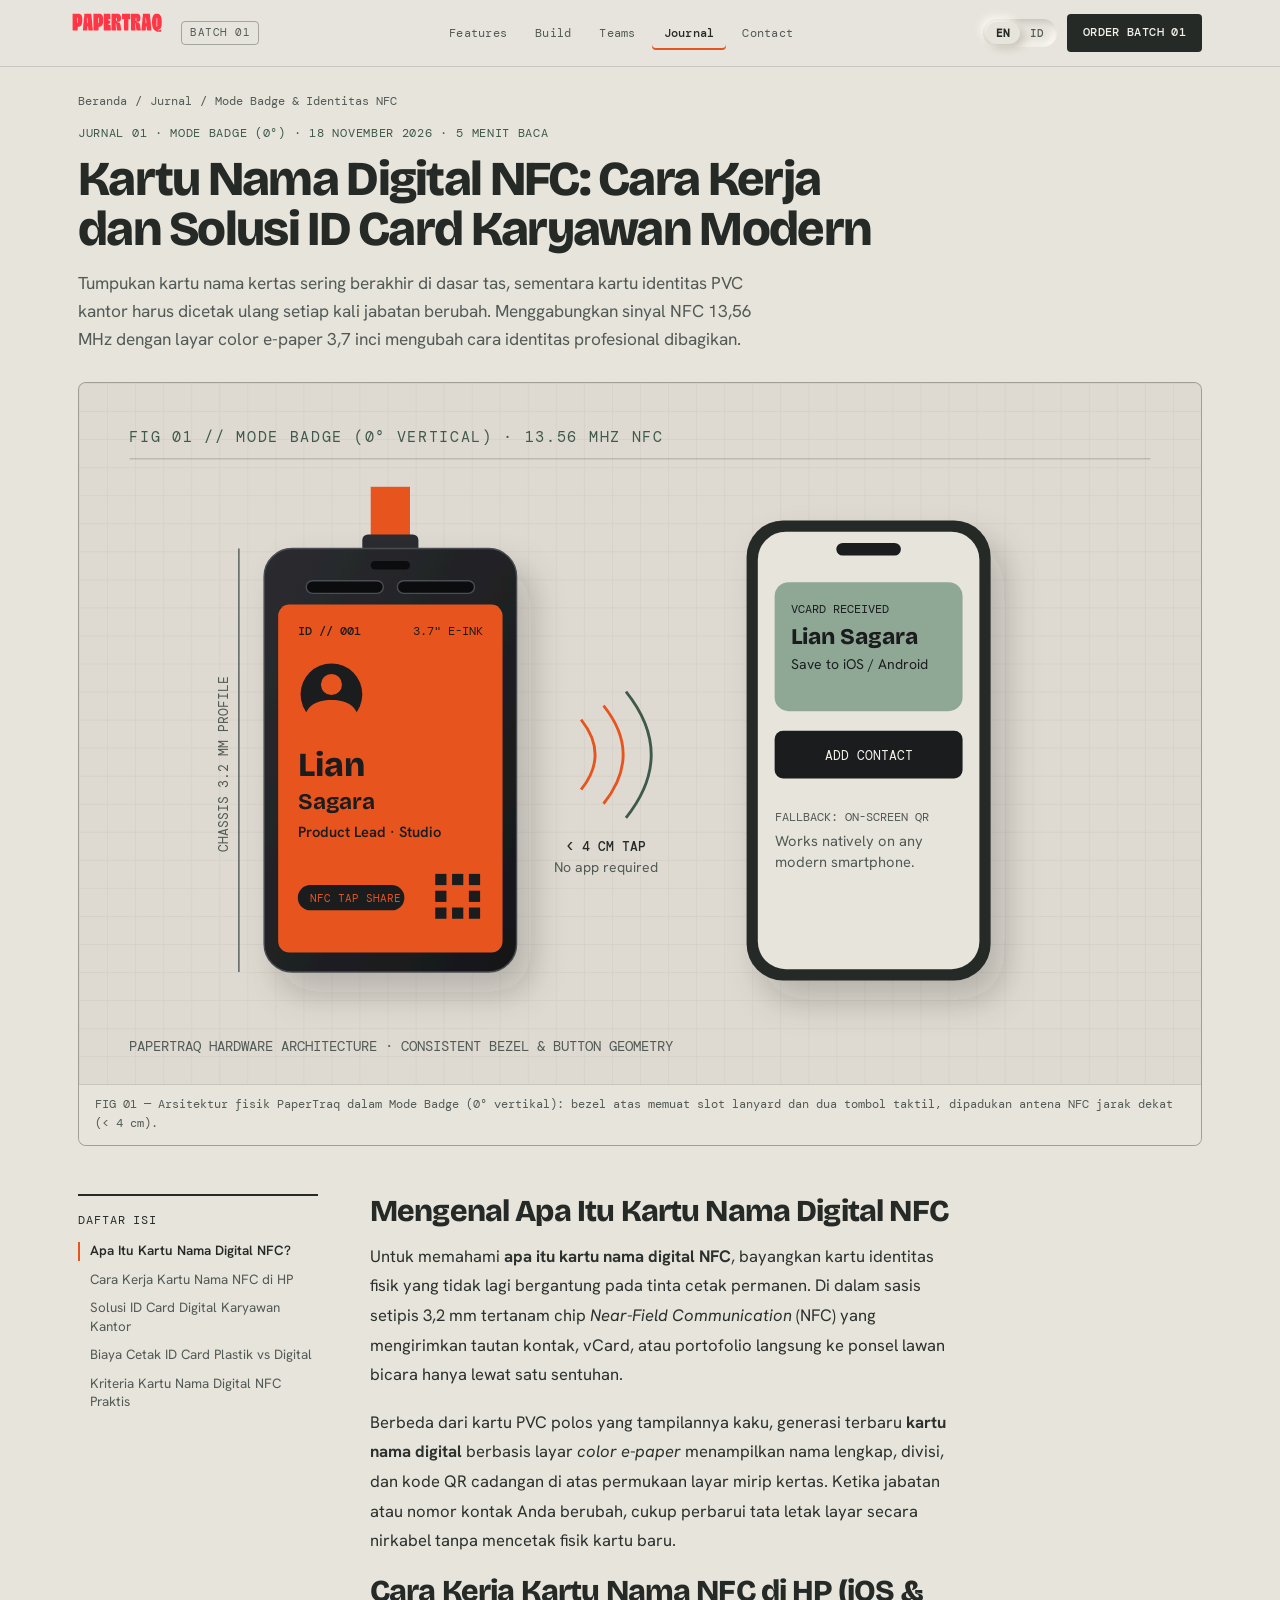
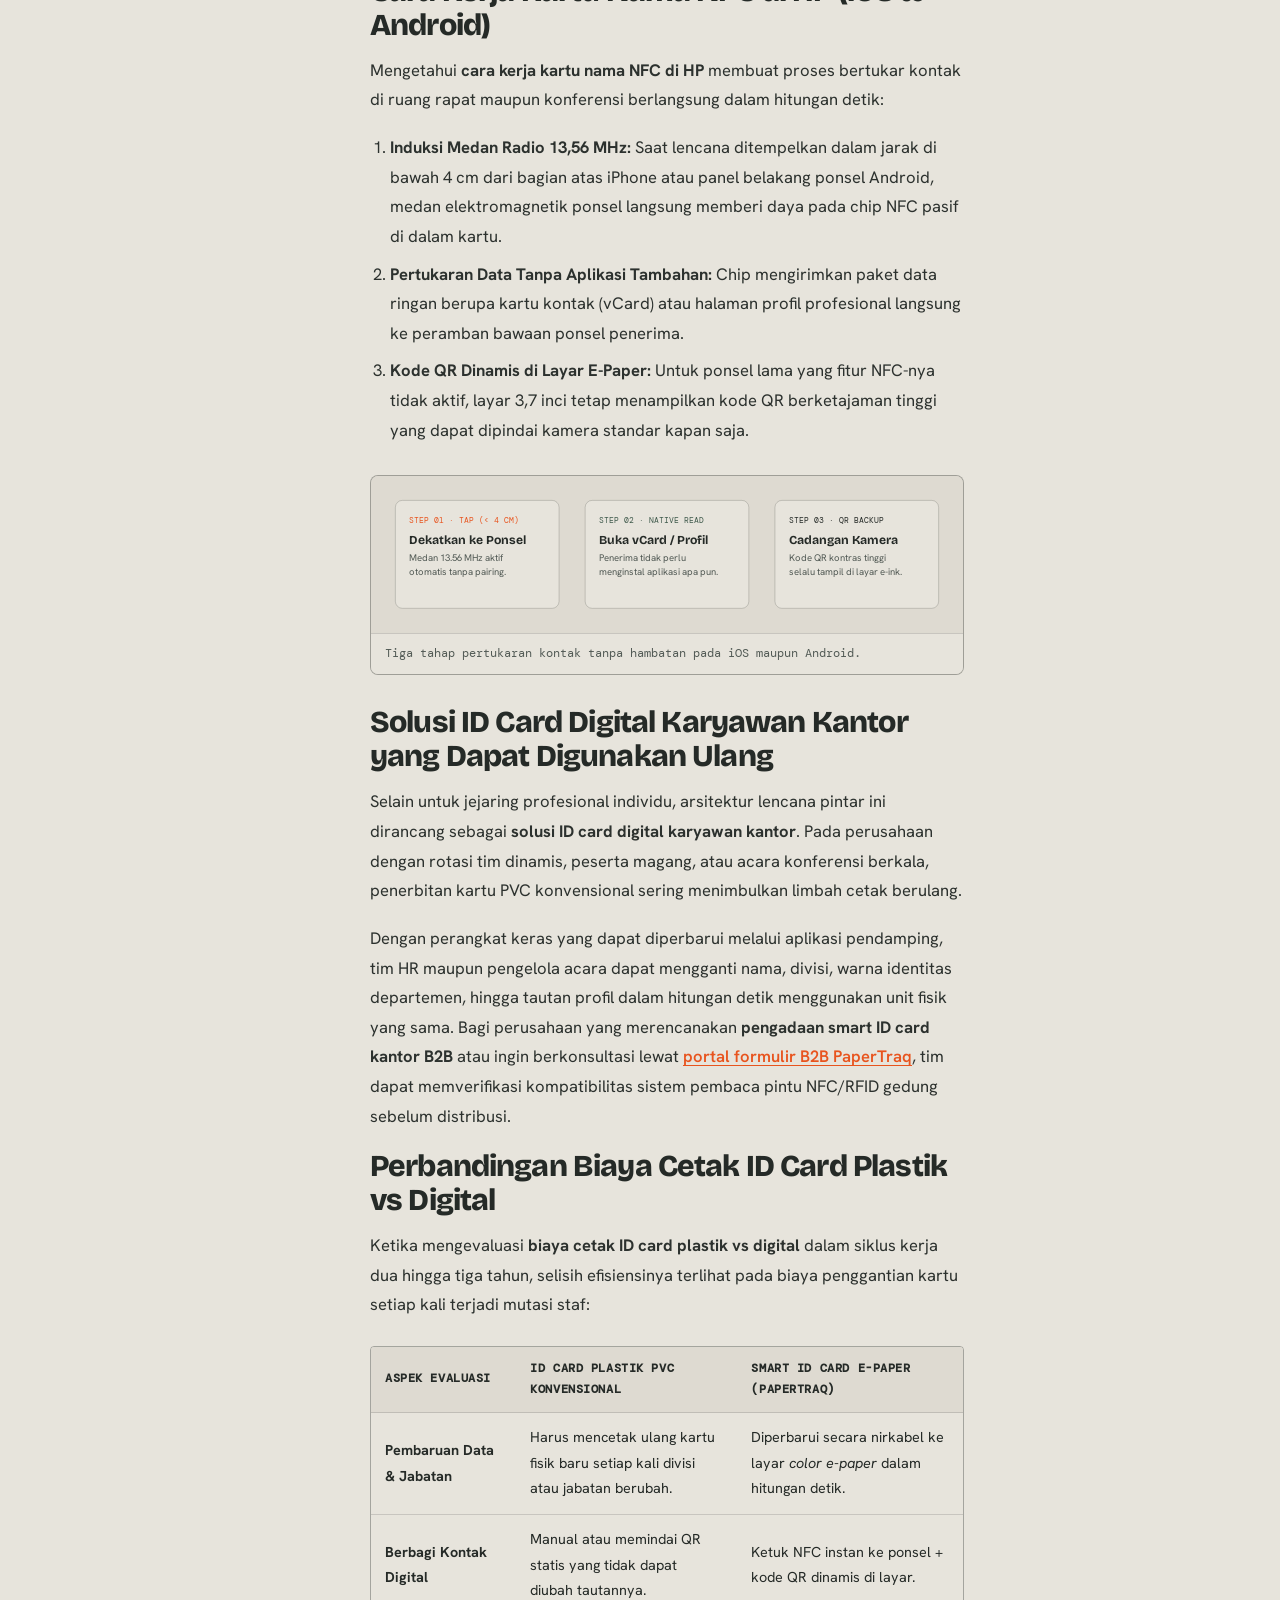
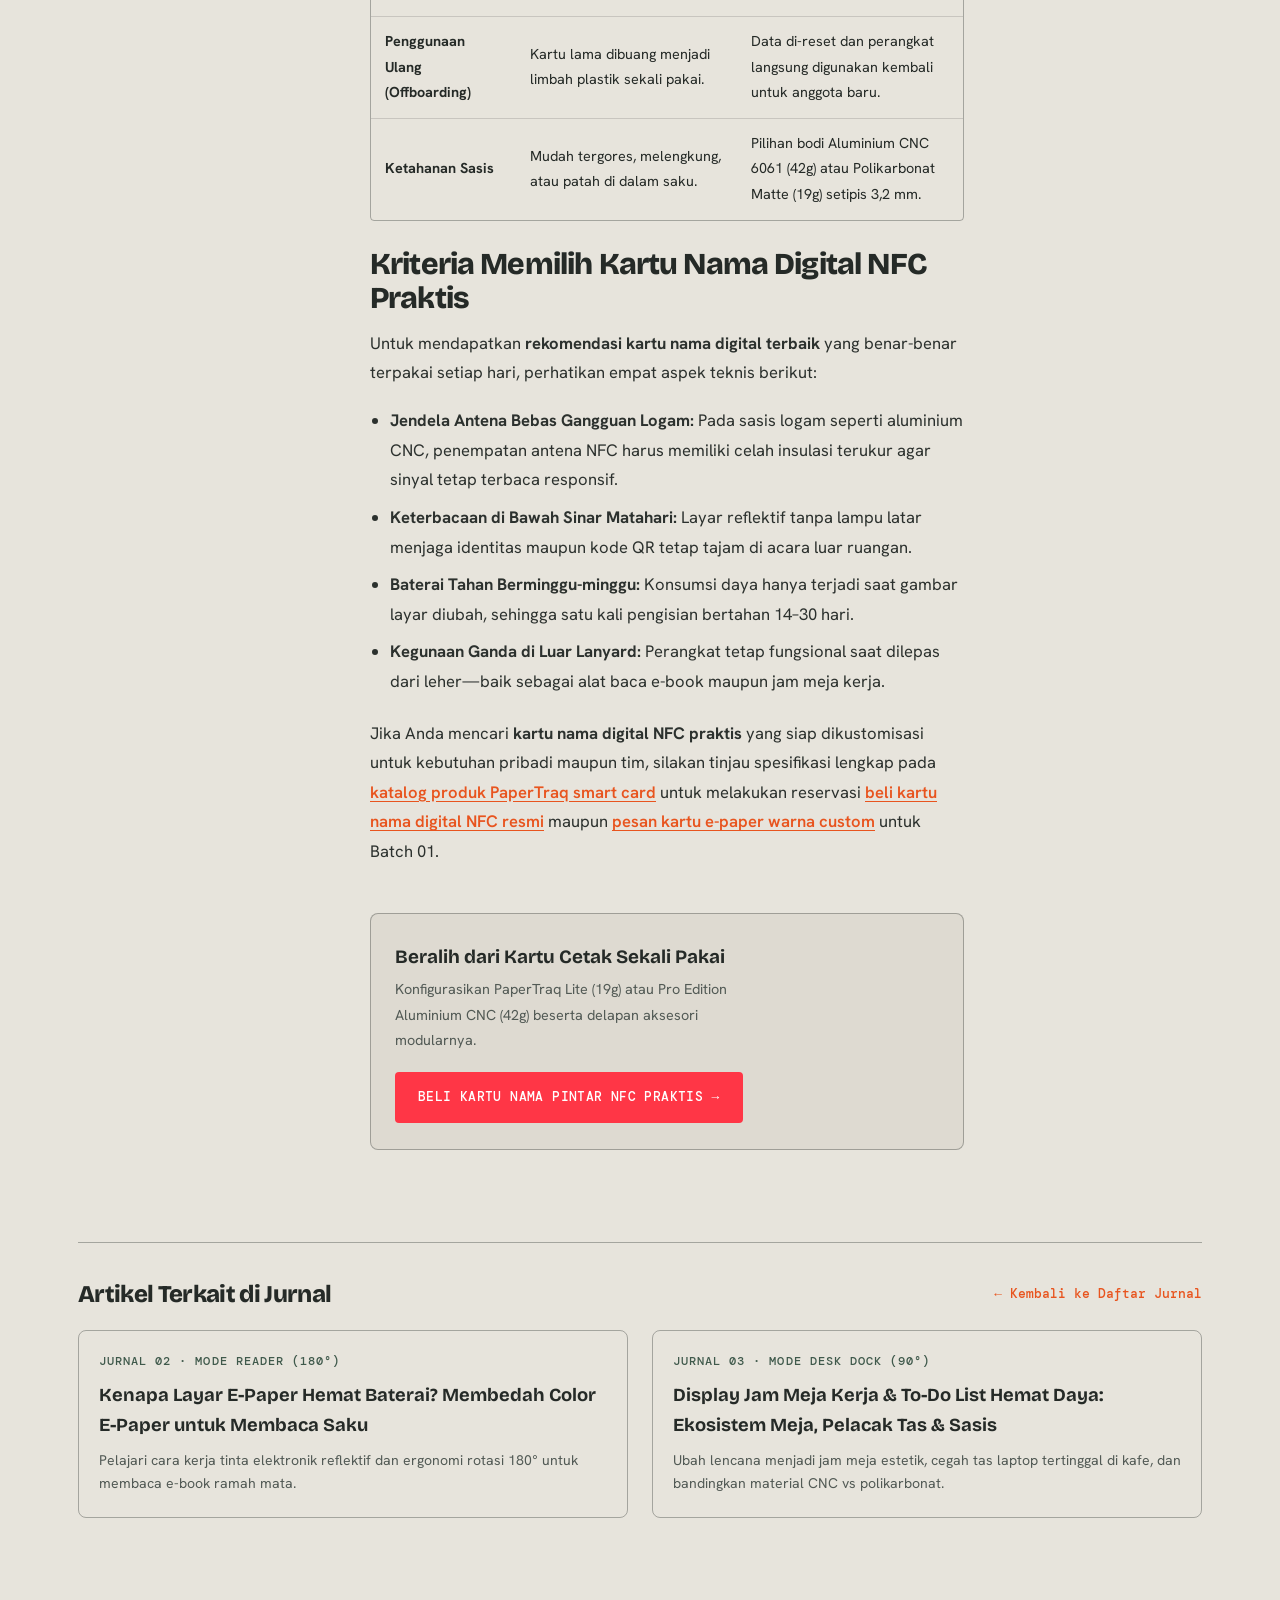
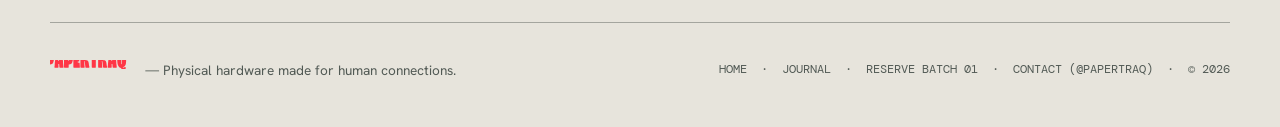
<file: papertraq-website/articles/article-1.html>
<!DOCTYPE html>
<html lang="id">
<head>
  <meta charset="UTF-8">
  <meta name="viewport" content="width=device-width, initial-scale=1.0">
  <title>Kartu Nama Digital NFC: Cara Kerja &amp; Solusi ID Card Modern | PaperTraq</title>
  <meta name="description" content="Pelajari apa itu kartu nama digital NFC, cara kerja kartu nama NFC di HP tanpa aplikasi, serta perbandingan biaya cetak ID card plastik vs digital untuk perusahaan.">
  <meta name="keywords" content="kartu nama digital, apa itu kartu nama digital nfc, cara kerja kartu nama nfc di hp, solusi id card digital karyawan kantor, rekomendasi kartu nama digital terbaik, kartu nama digital nfc praktis, biaya cetak id card plastik vs digital">
  <link rel="icon" type="image/svg+xml" href="../assets/pq-mark.svg">
  <link rel="preconnect" href="https://fonts.googleapis.com">
  <link rel="preconnect" href="https://fonts.gstatic.com" crossorigin>
  <link href="https://fonts.googleapis.com/css2?family=Bricolage+Grotesque:opsz,wght@12..96,500;12..96,700;12..96,800&family=Hanken+Grotesk:wght@400;500;600;700&family=DM+Mono:wght@400;500&display=swap" rel="stylesheet">
  <link rel="stylesheet" href="../css/style.css">
  <script type="application/ld+json">
  {
    "@context": "https://schema.org",
    "@type": "Article",
    "headline": "Kartu Nama Digital NFC: Cara Kerja dan Solusi ID Card Karyawan Modern",
    "description": "Penjelasan lengkap mengenai apa itu kartu nama digital NFC, cara kerja kartu nama NFC di HP, serta perbandingan biaya cetak ID card plastik vs digital.",
    "author": { "@type": "Organization", "name": "PaperTraq" },
    "publisher": { "@type": "Organization", "name": "PaperTraq" },
    "datePublished": "2026-11-18"
  }
  </script>
</head>
<body>

<svg width="0" height="0" style="position:absolute" aria-hidden="true">
  <symbol id="pq-logo" viewBox="180 250 2240 530">
    <path fill="#FF3646" fill-rule="evenodd" d="M345.0,703.0 L242.0,703.5 L234.0,701.0 L230.0,695.9 L229.5,310.0 L231.0,304.0 L236.0,300.4 L376.0,299.5 L399.0,303.5 L417.0,310.3 L433.3,324.0 L445.2,340.0 L457.1,375.0 L461.4,401.0 L463.5,472.0 L459.3,523.0 L446.2,567.0 L442.5,575.0 L431.0,590.4 L413.0,605.1 L389.0,614.4 L363.0,616.7 L356.0,620.1 L353.5,627.0 L353.3,692.0 L350.0,699.9 L345.0,703.0Z M711.0,703.1 L626.0,703.5 L613.0,700.9 L609.6,692.0 L603.1,613.0 L600.0,605.7 L593.0,603.0 L585.0,605.7 L581.6,612.0 L584.5,691.0 L581.0,700.9 L573.0,703.5 L488.0,703.5 L482.0,701.9 L478.4,698.0 L477.6,687.0 L483.4,647.0 L485.6,605.0 L491.6,539.0 L496.4,508.0 L501.6,431.0 L511.4,349.0 L513.6,309.0 L518.0,301.4 L527.0,299.5 L668.0,299.5 L676.0,301.0 L680.0,304.9 L688.4,366.0 L690.6,407.0 L704.4,540.0 L706.6,586.0 L717.4,680.0 L717.0,697.9 L711.0,703.1Z M847.0,703.0 L744.0,703.5 L736.0,701.0 L732.0,695.9 L731.5,310.0 L733.0,304.0 L738.0,300.4 L878.0,299.5 L901.0,303.5 L919.0,310.3 L935.3,324.0 L947.2,340.0 L959.1,375.0 L963.4,401.0 L965.5,472.0 L961.3,523.0 L948.2,567.0 L944.5,575.0 L933.0,590.4 L915.0,605.1 L891.0,614.4 L865.0,616.7 L858.0,620.1 L855.5,627.0 L855.3,692.0 L852.0,699.9 L847.0,703.0Z M1145.0,703.1 L992.0,703.5 L984.0,701.5 L981.0,698.0 L979.5,689.0 L979.5,311.0 L981.0,304.2 L985.0,300.6 L1127.0,299.5 L1133.0,301.1 L1136.0,305.0 L1141.5,358.0 L1143.2,426.0 L1140.2,430.0 L1135.0,431.5 L1105.0,427.6 L1099.0,428.4 L1093.9,436.0 L1093.5,451.0 L1094.9,460.0 L1100.0,465.6 L1106.0,467.4 L1129.0,467.8 L1135.5,472.0 L1136.2,530.0 L1134.0,534.2 L1128.0,537.1 L1104.0,537.6 L1098.0,539.8 L1094.8,545.0 L1094.5,558.0 L1096.3,565.0 L1101.0,569.1 L1137.0,570.8 L1142.0,573.1 L1145.0,578.0 L1152.4,691.0 L1150.0,700.0 L1145.0,703.1Z M1330.0,704.1 L1309.0,703.1 L1303.0,700.3 L1299.7,696.0 L1279.3,542.0 L1275.6,530.0 L1270.0,526.8 L1266.0,529.3 L1264.6,536.0 L1267.4,557.0 L1272.6,646.0 L1278.4,694.0 L1277.0,699.0 L1267.0,703.5 L1180.0,703.5 L1172.0,701.6 L1168.6,698.0 L1166.5,679.0 L1167.5,313.0 L1169.4,305.0 L1175.0,300.9 L1182.0,299.5 L1310.0,299.5 L1336.0,303.6 L1351.0,309.9 L1367.0,321.5 L1377.5,334.0 L1389.7,356.0 L1394.3,376.0 L1396.5,411.0 L1394.1,435.0 L1390.0,452.0 L1385.1,463.0 L1370.5,482.0 L1356.0,491.1 L1345.0,494.3 L1334.0,494.5 L1308.0,491.0 L1303.8,493.0 L1301.8,497.0 L1303.1,501.0 L1309.0,504.5 L1340.0,509.7 L1352.0,514.3 L1365.4,526.0 L1372.2,536.0 L1378.5,550.0 L1386.3,578.0 L1394.7,643.0 L1402.1,673.0 L1405.2,695.0 L1402.0,700.5 L1393.0,703.3 L1330.0,704.1Z M1566.0,703.0 L1480.0,703.5 L1472.0,701.2 L1468.0,697.0 L1466.5,677.0 L1466.4,435.0 L1464.2,430.0 L1460.0,427.8 L1427.0,431.5 L1422.5,430.0 L1420.0,426.0 L1419.5,310.0 L1421.1,304.0 L1426.0,300.0 L1609.0,299.5 L1616.0,301.4 L1620.0,306.0 L1621.5,314.0 L1621.5,414.0 L1620.0,426.0 L1616.0,431.0 L1611.0,432.5 L1582.0,427.8 L1577.0,430.7 L1574.6,436.0 L1574.5,689.0 L1572.0,699.0 L1566.0,703.0Z M1799.0,704.1 L1778.0,703.1 L1772.0,700.3 L1768.7,696.0 L1748.3,542.0 L1744.6,530.0 L1739.0,526.8 L1735.0,529.3 L1733.6,536.0 L1736.4,557.0 L1741.6,646.0 L1747.4,694.0 L1746.0,699.0 L1736.0,703.5 L1649.0,703.5 L1641.0,701.6 L1637.6,698.0 L1635.5,679.0 L1636.5,313.0 L1638.4,305.0 L1644.0,300.9 L1651.0,299.5 L1779.0,299.5 L1805.0,303.6 L1820.0,309.9 L1836.0,321.5 L1846.5,334.0 L1858.7,356.0 L1863.3,376.0 L1865.5,411.0 L1863.1,435.0 L1859.0,452.0 L1854.1,463.0 L1839.5,482.0 L1825.0,491.1 L1814.0,494.3 L1803.0,494.5 L1777.0,491.0 L1772.8,493.0 L1770.8,497.0 L1772.1,501.0 L1778.0,504.5 L1809.0,509.7 L1821.0,514.3 L1834.4,526.0 L1841.2,536.0 L1847.5,550.0 L1855.3,578.0 L1863.7,643.0 L1871.1,673.0 L1874.2,695.0 L1871.0,700.5 L1862.0,703.3 L1799.0,704.1Z M2122.0,703.1 L2037.0,703.5 L2024.0,700.9 L2020.6,692.0 L2014.1,613.0 L2011.0,605.7 L2004.0,603.0 L1996.0,605.7 L1992.6,612.0 L1995.5,691.0 L1992.0,700.9 L1984.0,703.5 L1899.0,703.5 L1893.0,701.9 L1889.4,698.0 L1888.6,687.0 L1894.4,647.0 L1896.6,605.0 L1902.6,539.0 L1907.4,508.0 L1912.6,431.0 L1922.4,349.0 L1924.6,309.0 L1929.0,301.4 L1938.0,299.5 L2079.0,299.5 L2087.0,301.0 L2091.0,304.9 L2099.4,366.0 L2101.6,407.0 L2115.4,540.0 L2117.6,586.0 L2128.4,680.0 L2128.0,697.9 L2122.0,703.1Z M2360.0,737.2 L2250.0,736.5 L2247.8,732.0 L2253.0,722.0 L2251.0,715.9 L2225.0,708.5 L2213.0,703.1 L2199.0,693.4 L2181.0,674.2 L2166.6,649.0 L2153.2,611.0 L2147.6,577.0 L2142.5,515.0 L2143.6,470.0 L2152.6,395.0 L2167.8,354.0 L2182.7,331.0 L2200.0,315.9 L2228.0,302.2 L2245.0,299.5 L2286.0,300.7 L2297.0,303.3 L2320.0,315.3 L2335.5,329.0 L2346.1,342.0 L2363.8,382.0 L2369.3,404.0 L2377.5,467.0 L2377.4,542.0 L2374.3,578.0 L2368.1,610.0 L2360.0,633.4 L2352.1,648.0 L2340.4,663.0 L2318.0,678.7 L2292.0,688.9 L2286.9,696.0 L2289.0,700.9 L2295.0,702.4 L2331.0,694.1 L2355.0,685.9 L2361.0,686.3 L2364.4,693.0 L2365.4,731.0 L2364.1,735.0 L2360.0,737.2Z M352.4,525.0 L358.0,522.0 L360.4,514.0 L360.5,410.0 L358.3,399.0 L351.0,395.0 L345.5,398.0 L343.5,404.0 L343.5,513.0 L346.0,522.0 L352.4,525.0Z M854.4,525.0 L860.0,522.0 L862.4,514.0 L862.5,410.0 L860.3,399.0 L853.0,395.0 L847.5,398.0 L845.5,404.0 L845.5,513.0 L848.0,522.0 L854.4,525.0Z M1290.7,475.0 L1294.2,472.0 L1296.3,467.0 L1297.5,429.0 L1296.1,402.0 L1293.0,396.6 L1288.0,394.6 L1282.6,397.0 L1279.6,404.0 L1279.5,465.0 L1283.0,473.4 L1287.0,475.5 L1290.7,475.0Z M1759.7,475.0 L1763.2,472.0 L1765.3,467.0 L1766.5,429.0 L1765.1,402.0 L1762.0,396.6 L1757.0,394.6 L1751.6,397.0 L1748.6,404.0 L1748.5,465.0 L1752.0,473.4 L1756.0,475.5 L1759.7,475.0Z M590.5,529.0 L594.2,526.0 L595.5,522.0 L593.4,471.0 L586.3,402.0 L584.0,397.2 L579.0,395.8 L574.1,399.0 L572.5,406.0 L577.6,516.0 L581.0,527.3 L585.0,529.4 L590.5,529.0Z M2001.5,529.0 L2005.2,526.0 L2006.5,522.0 L2004.4,471.0 L1997.3,402.0 L1995.0,397.2 L1990.0,395.8 L1985.1,399.0 L1983.5,406.0 L1988.6,516.0 L1992.0,527.3 L1996.0,529.4 L2001.5,529.0Z M2262.9,613.0 L2267.6,609.0 L2269.1,601.0 L2269.5,413.0 L2267.0,403.0 L2260.0,399.7 L2254.0,403.0 L2251.5,412.0 L2251.5,591.0 L2254.1,609.0 L2258.0,612.9 L2262.9,613.0Z"/>
  </symbol>
  <symbol id="pq-mark" viewBox="0 0 760 760">
    <rect x="115" y="85" width="185" height="590" rx="92.5" fill="#FF3646"/>
    <circle cx="495" cy="275" r="190" fill="#FF3646"/>
    <circle cx="495" cy="575" r="100" fill="#FF3646"/>
  </symbol>
</svg>
<header class="site-header">
  <div class="wrap">
    <div class="header-bar">
      <a href="../index.html#top" class="logo-box" title="PaperTraq Home">
        <svg class="wordmark" viewBox="180 250 2240 530" aria-label="PaperTraq"><use href="#pq-logo"/></svg>
        <svg class="mark-mobile" viewBox="0 0 760 760" aria-label="PaperTraq"><use href="#pq-mark"/></svg>
        <span class="ver">batch 01</span>
      </a>
      <nav class="main-nav" aria-label="Primary Navigation">
        <a href="../index.html#features" data-nav="home" data-en="Features" data-id="Fitur">Fitur</a>
        <a href="../index.html#build" data-en="Build" data-id="Material">Material</a>
        <a href="../index.html#enterprise" data-en="Teams" data-id="Tim B2B">Tim B2B</a>
        <a href="../journal.html" data-nav="journal" class="active" data-en="Journal" data-id="Jurnal">Jurnal</a>
        <a href="../contact.html" data-nav="contact" data-en="Contact" data-id="Kontak">Kontak</a>
      </nav>
      <div class="header-actions">
        <div class="lang-toggle" role="group" aria-label="Language Switcher">
          <button type="button" data-set-lang="en" onclick="setLang('en')">EN</button>
          <button type="button" data-set-lang="id" class="active" onclick="setLang('id')">ID</button>
        </div>
        <a href="../index.html#order" class="nav-cta" data-en="Order Batch 01" data-id="Pesan Batch 01">Pesan Batch 01</a>
      </div>
    </div>
    <nav class="mobile-nav-strip" aria-label="Mobile Navigation">
      <a href="../index.html#features" data-en="Features" data-id="Fitur">Fitur</a>
      <a href="../index.html#build" data-en="Build" data-id="Material">Material</a>
      <a href="../index.html#enterprise" data-en="Teams" data-id="Tim B2B">Tim B2B</a>
      <a href="../journal.html" class="active" data-en="Journal" data-id="Jurnal">Jurnal</a>
      <a href="../contact.html" data-en="Contact (@papertraq)" data-id="Kontak (@papertraq)">Kontak (@papertraq)</a>
    </nav>
  </div>
</header>

<main class="wrap">
  <nav class="breadcrumb" aria-label="Breadcrumb">
    <a href="../index.html">Beranda</a> /
    <a href="../journal.html">Jurnal</a> /
    <span>Mode Badge &amp; Identitas NFC</span>
  </nav>

  <article>
    <header class="article-header">
      <div class="meta-line">
        <span>JURNAL 01 · MODE BADGE (0°)</span> ·
        <span>18 NOVEMBER 2026</span> ·
        <span>5 MENIT BACA</span>
      </div>
      <h1>Kartu Nama Digital NFC: Cara Kerja dan Solusi ID Card Karyawan Modern</h1>
      <p class="lead">Tumpukan kartu nama kertas sering berakhir di dasar tas, sementara kartu identitas PVC kantor harus dicetak ulang setiap kali jabatan berubah. Menggabungkan sinyal NFC 13,56 MHz dengan layar color e-paper 3,7 inci mengubah cara identitas profesional dibagikan.</p>
    </header>

    <figure class="article-hero-fig">
      <svg viewBox="0 0 800 500" xmlns="http://www.w3.org/2000/svg" role="img" aria-label="Studio hardware diagram: PaperTraq Mode Badge 0° interacting via 13.56 MHz NFC with smartphone">
  <defs>
    <pattern id="grid1" width="20" height="20" patternUnits="userSpaceOnUse">
      <path d="M 20 0 L 0 0 0 20" fill="none" stroke="rgba(37,42,39,0.06)" stroke-width="1"/>
    </pattern>
    <linearGradient id="aluBody1" x1="0" y1="0" x2="1" y2="1">
      <stop offset="0%" stop-color="#2b2d30"/>
      <stop offset="100%" stop-color="#151618"/>
    </linearGradient>
    <filter id="drop1" x="-15%" y="-15%" width="140%" height="140%">
      <feDropShadow dx="10" dy="14" stdDeviation="12" flood-color="#1b1c1e" flood-opacity="0.22"/>
    </filter>
  </defs>
  <rect width="800" height="500" fill="#dedad1"/>
  <rect width="800" height="500" fill="url(#grid1)"/>

  <!-- Technical Spec Annotations -->
  <text x="36" y="42" font-family="DM Mono,monospace" font-size="11" fill="#3f594b" letter-spacing="1.2">FIG 01 // MODE BADGE (0° VERTICAL) · 13.56 MHZ NFC</text>
  <line x1="36" y1="54" x2="764" y2="54" stroke="rgba(37,42,39,0.18)" stroke-width="1"/>

  <!-- Left: PaperTraq Device in Badge Mode (0°) -->
  <g transform="translate(132, 74)">
    <!-- Lanyard Strap -->
    <rect x="76" y="0" width="28" height="44" fill="#e8541e"/>
    <rect x="70" y="34" width="40" height="14" rx="4" fill="#2a2c30"/>
    <!-- Chassis 180 x 302 (exact 1:1.678 ratio) -->
    <g filter="url(#drop1)">
      <rect x="0" y="44" width="180" height="302" rx="20" fill="url(#aluBody1)" stroke="#484b51" stroke-width="1"/>
    </g>
    <!-- Top Thick Bezel: Lanyard Slot + 2 Tactile Capsule Buttons -->
    <rect x="76" y="53" width="28" height="6" rx="3" fill="#0b0c0d"/>
    <rect x="30" y="67" width="55" height="9" rx="4.5" fill="#0b0c0d" stroke="#4a4d54" stroke-width="1"/>
    <rect x="95" y="67" width="55" height="9" rx="4.5" fill="#0b0c0d" stroke="#4a4d54" stroke-width="1"/>

    <!-- 3.7" Color E-Paper Screen -->
    <rect x="10" y="84" width="160" height="248" rx="8" fill="#e8541e"/>
    <text x="24" y="106" font-family="DM Mono,monospace" font-size="8.5" fill="#1b1c1e" font-weight="500">ID // 001</text>
    <text x="156" y="106" text-anchor="end" font-family="DM Mono,monospace" font-size="8.5" fill="#1b1c1e">3.7" E-INK</text>

    <!-- Minimal Avatar Silhouette -->
    <circle cx="48" cy="148" r="22" fill="#1b1c1e"/>
    <circle cx="48" cy="141" r="7.5" fill="#e8541e"/>
    <path d="M 28 171 C 28 156, 37 152, 48 152 C 59 152, 68 156, 68 171 Z" fill="#e8541e"/>

    <text x="24" y="206" font-family="Bricolage Grotesque,sans-serif" font-weight="800" font-size="24" fill="#1b1c1e">Lian</text>
    <text x="24" y="230" font-family="Bricolage Grotesque,sans-serif" font-weight="700" font-size="16" fill="#1b1c1e">Sagara</text>
    <text x="24" y="250" font-family="Hanken Grotesk,sans-serif" font-weight="600" font-size="10.5" fill="#1b1c1e">Product Lead · Studio</text>

    <!-- NFC Pill & Dynamic QR -->
    <rect x="24" y="284" width="76" height="18" rx="9" fill="#1b1c1e"/>
    <text x="33" y="296" font-family="DM Mono,monospace" font-size="7.5" fill="#e8541e">NFC TAP SHARE</text>
    <g fill="#1b1c1e">
      <rect x="122" y="276" width="8" height="8"/><rect x="134" y="276" width="8" height="8"/><rect x="146" y="276" width="8" height="8"/>
      <rect x="122" y="288" width="8" height="8"/><rect x="146" y="288" width="8" height="8"/>
      <rect x="122" y="300" width="8" height="8"/><rect x="134" y="300" width="8" height="8"/><rect x="146" y="300" width="8" height="8"/>
    </g>

    <!-- Dimension Callout -->
    <line x1="-18" y1="44" x2="-18" y2="346" stroke="#525a55" stroke-width="1"/>
    <text x="-26" y="198" transform="rotate(-90 -26 198)" text-anchor="middle" font-family="DM Mono,monospace" font-size="9" fill="#525a55">CHASSIS 3.2 MM PROFILE</text>
  </g>

  <!-- Center: RF Induction Field -->
  <g transform="translate(348, 220)">
    <path d="M 10 20 Q 30 45 10 70" fill="none" stroke="#e8541e" stroke-width="2"/>
    <path d="M 26 10 Q 54 45 26 80" fill="none" stroke="#e8541e" stroke-width="2"/>
    <path d="M 42 0 Q 78 45 42 90" fill="none" stroke="#3f594b" stroke-width="2"/>
    <text x="28" y="114" text-anchor="middle" font-family="DM Mono,monospace" font-size="9.5" fill="#252a27" font-weight="500">&lt; 4 CM TAP</text>
    <text x="28" y="129" text-anchor="middle" font-family="Hanken Grotesk,sans-serif" font-size="10" fill="#525a55">No app required</text>
  </g>

  <!-- Right: Smartphone Receiver -->
  <g transform="translate(476, 98)">
    <g filter="url(#drop1)">
      <rect x="0" y="0" width="174" height="328" rx="26" fill="#252a27"/>
    </g>
    <rect x="8" y="8" width="158" height="312" rx="20" fill="#e7e4dc"/>
    <rect x="64" y="16" width="46" height="9" rx="4.5" fill="#1b1c1e"/>

    <rect x="20" y="44" width="134" height="92" rx="10" fill="#8fa896"/>
    <text x="32" y="66" font-family="DM Mono,monospace" font-size="8.5" fill="#1b1c1e">VCARD RECEIVED</text>
    <text x="32" y="88" font-family="Bricolage Grotesque,sans-serif" font-weight="800" font-size="16" fill="#1b1c1e">Lian Sagara</text>
    <text x="32" y="106" font-family="Hanken Grotesk,sans-serif" font-size="10" fill="#1b1c1e">Save to iOS / Android</text>

    <rect x="20" y="150" width="134" height="34" rx="6" fill="#1b1c1e"/>
    <text x="87" y="171" text-anchor="middle" font-family="DM Mono,monospace" font-size="9.5" fill="#f4f1ea">ADD CONTACT</text>

    <text x="20" y="214" font-family="DM Mono,monospace" font-size="8.5" fill="#525a55">FALLBACK: ON-SCREEN QR</text>
    <text x="20" y="232" font-family="Hanken Grotesk,sans-serif" font-size="10.5" fill="#525a55">Works natively on any</text>
    <text x="20" y="247" font-family="Hanken Grotesk,sans-serif" font-size="10.5" fill="#525a55">modern smartphone.</text>
  </g>

  <text x="36" y="476" font-family="DM Mono,monospace" font-size="10" fill="#525a55">PAPERTRAQ HARDWARE ARCHITECTURE · CONSISTENT BEZEL &amp; BUTTON GEOMETRY</text>
</svg>
      <figcaption>FIG 01 — Arsitektur fisik PaperTraq dalam Mode Badge (0° vertikal): bezel atas memuat slot lanyard dan dua tombol taktil, dipadukan antena NFC jarak dekat (&lt; 4 cm).</figcaption>
    </figure>

    <div class="article-layout">
      <aside class="article-toc" aria-label="Daftar Isi Artikel">
        <span class="article-toc-title">Daftar Isi</span>
        <ul>
          <li><a href="#pengertian-nfc">Apa Itu Kartu Nama Digital NFC?</a></li>
          <li><a href="#cara-kerja-hp">Cara Kerja Kartu Nama NFC di HP</a></li>
          <li><a href="#id-card-karyawan">Solusi ID Card Digital Karyawan Kantor</a></li>
          <li><a href="#biaya-plastik-vs-digital">Biaya Cetak ID Card Plastik vs Digital</a></li>
          <li><a href="#kriteria-memilih">Kriteria Kartu Nama Digital NFC Praktis</a></li>
        </ul>
      </aside>

      <div class="article-prose">
        <section id="pengertian-nfc">
          <h2>Mengenal Apa Itu Kartu Nama Digital NFC</h2>
          <p>Untuk memahami <strong>apa itu kartu nama digital NFC</strong>, bayangkan kartu identitas fisik yang tidak lagi bergantung pada tinta cetak permanen. Di dalam sasis setipis 3,2 mm tertanam chip <em>Near-Field Communication</em> (NFC) yang mengirimkan tautan kontak, vCard, atau portofolio langsung ke ponsel lawan bicara hanya lewat satu sentuhan.</p>
          <p>Berbeda dari kartu PVC polos yang tampilannya kaku, generasi terbaru <strong>kartu nama digital</strong> berbasis layar <em>color e-paper</em> menampilkan nama lengkap, divisi, dan kode QR cadangan di atas permukaan layar mirip kertas. Ketika jabatan atau nomor kontak Anda berubah, cukup perbarui tata letak layar secara nirkabel tanpa mencetak fisik kartu baru.</p>
        </section>

        <section id="cara-kerja-hp">
          <h2>Cara Kerja Kartu Nama NFC di HP (iOS &amp; Android)</h2>
          <p>Mengetahui <strong>cara kerja kartu nama NFC di HP</strong> membuat proses bertukar kontak di ruang rapat maupun konferensi berlangsung dalam hitungan detik:</p>
          <ol>
            <li><strong>Induksi Medan Radio 13,56 MHz:</strong> Saat lencana ditempelkan dalam jarak di bawah 4 cm dari bagian atas iPhone atau panel belakang ponsel Android, medan elektromagnetik ponsel langsung memberi daya pada chip NFC pasif di dalam kartu.</li>
            <li><strong>Pertukaran Data Tanpa Aplikasi Tambahan:</strong> Chip mengirimkan paket data ringan berupa kartu kontak (vCard) atau halaman profil profesional langsung ke peramban bawaan ponsel penerima.</li>
            <li><strong>Kode QR Dinamis di Layar E-Paper:</strong> Untuk ponsel lama yang fitur NFC-nya tidak aktif, layar 3,7 inci tetap menampilkan kode QR berketajaman tinggi yang dapat dipindai kamera standar kapan saja.</li>
          </ol>

          <div class="diagram-box">
            <svg viewBox="0 0 680 180" role="img" aria-label="Alur pertukaran data NFC 3 langkah dari kartu ke ponsel">
              <rect width="680" height="180" fill="#dedad1"/>
              <g transform="translate(28, 28)">
                <rect x="0" y="0" width="188" height="124" rx="8" fill="#e7e4dc" stroke="rgba(37,42,39,0.22)"/>
                <text x="16" y="26" font-family="DM Mono,monospace" font-size="9.5" fill="#e8541e">STEP 01 · TAP (&lt; 4 CM)</text>
                <text x="16" y="50" font-family="Bricolage Grotesque,sans-serif" font-weight="700" font-size="14" fill="#252a27">Dekatkan ke Ponsel</text>
                <text x="16" y="70" font-family="Hanken Grotesk,sans-serif" font-size="11" fill="#525a55">Medan 13.56 MHz aktif</text>
                <text x="16" y="86" font-family="Hanken Grotesk,sans-serif" font-size="11" fill="#525a55">otomatis tanpa pairing.</text>
              </g>
              <g transform="translate(246, 28)">
                <rect x="0" y="0" width="188" height="124" rx="8" fill="#e7e4dc" stroke="rgba(37,42,39,0.22)"/>
                <text x="16" y="26" font-family="DM Mono,monospace" font-size="9.5" fill="#3f594b">STEP 02 · NATIVE READ</text>
                <text x="16" y="50" font-family="Bricolage Grotesque,sans-serif" font-weight="700" font-size="14" fill="#252a27">Buka vCard / Profil</text>
                <text x="16" y="70" font-family="Hanken Grotesk,sans-serif" font-size="11" fill="#525a55">Penerima tidak perlu</text>
                <text x="16" y="86" font-family="Hanken Grotesk,sans-serif" font-size="11" fill="#525a55">menginstal aplikasi apa pun.</text>
              </g>
              <g transform="translate(464, 28)">
                <rect x="0" y="0" width="188" height="124" rx="8" fill="#e7e4dc" stroke="rgba(37,42,39,0.22)"/>
                <text x="16" y="26" font-family="DM Mono,monospace" font-size="9.5" fill="#252a27">STEP 03 · QR BACKUP</text>
                <text x="16" y="50" font-family="Bricolage Grotesque,sans-serif" font-weight="700" font-size="14" fill="#252a27">Cadangan Kamera</text>
                <text x="16" y="70" font-family="Hanken Grotesk,sans-serif" font-size="11" fill="#525a55">Kode QR kontras tinggi</text>
                <text x="16" y="86" font-family="Hanken Grotesk,sans-serif" font-size="11" fill="#525a55">selalu tampil di layar e-ink.</text>
              </g>
            </svg>
            <div class="diagram-caption">Tiga tahap pertukaran kontak tanpa hambatan pada iOS maupun Android.</div>
          </div>
        </section>

        <section id="id-card-karyawan">
          <h2>Solusi ID Card Digital Karyawan Kantor yang Dapat Digunakan Ulang</h2>
          <p>Selain untuk jejaring profesional individu, arsitektur lencana pintar ini dirancang sebagai <strong>solusi ID card digital karyawan kantor</strong>. Pada perusahaan dengan rotasi tim dinamis, peserta magang, atau acara konferensi berkala, penerbitan kartu PVC konvensional sering menimbulkan limbah cetak berulang.</p>
          <p>Dengan perangkat keras yang dapat diperbarui melalui aplikasi pendamping, tim HR maupun pengelola acara dapat mengganti nama, divisi, warna identitas departemen, hingga tautan profil dalam hitungan detik menggunakan unit fisik yang sama. Bagi perusahaan yang merencanakan <strong>pengadaan smart ID card kantor B2B</strong> atau ingin berkonsultasi lewat <a href="../contact.html" class="inline-cta">portal formulir B2B PaperTraq</a>, tim dapat memverifikasi kompatibilitas sistem pembaca pintu NFC/RFID gedung sebelum distribusi.</p>
        </section>

        <section id="biaya-plastik-vs-digital">
          <h2>Perbandingan Biaya Cetak ID Card Plastik vs Digital</h2>
          <p>Ketika mengevaluasi <strong>biaya cetak ID card plastik vs digital</strong> dalam siklus kerja dua hingga tiga tahun, selisih efisiensinya terlihat pada biaya penggantian kartu setiap kali terjadi mutasi staf:</p>

          <div class="spec-table-wrap">
            <table class="spec-table">
              <thead>
                <tr>
                  <th>Aspek Evaluasi</th>
                  <th>ID Card Plastik PVC Konvensional</th>
                  <th>Smart ID Card E-Paper (PaperTraq)</th>
                </tr>
              </thead>
              <tbody>
                <tr>
                  <td><strong>Pembaruan Data &amp; Jabatan</strong></td>
                  <td>Harus mencetak ulang kartu fisik baru setiap kali divisi atau jabatan berubah.</td>
                  <td>Diperbarui secara nirkabel ke layar <em>color e-paper</em> dalam hitungan detik.</td>
                </tr>
                <tr>
                  <td><strong>Berbagi Kontak Digital</strong></td>
                  <td>Manual atau memindai QR statis yang tidak dapat diubah tautannya.</td>
                  <td>Ketuk NFC instan ke ponsel + kode QR dinamis di layar.</td>
                </tr>
                <tr>
                  <td><strong>Penggunaan Ulang (Offboarding)</strong></td>
                  <td>Kartu lama dibuang menjadi limbah plastik sekali pakai.</td>
                  <td>Data di-reset dan perangkat langsung digunakan kembali untuk anggota baru.</td>
                </tr>
                <tr>
                  <td><strong>Ketahanan Sasis</strong></td>
                  <td>Mudah tergores, melengkung, atau patah di dalam saku.</td>
                  <td>Pilihan bodi Aluminium CNC 6061 (42g) atau Polikarbonat Matte (19g) setipis 3,2 mm.</td>
                </tr>
              </tbody>
            </table>
          </div>
        </section>

        <section id="kriteria-memilih">
          <h2>Kriteria Memilih Kartu Nama Digital NFC Praktis</h2>
          <p>Untuk mendapatkan <strong>rekomendasi kartu nama digital terbaik</strong> yang benar-benar terpakai setiap hari, perhatikan empat aspek teknis berikut:</p>
          <ul>
            <li><strong>Jendela Antena Bebas Gangguan Logam:</strong> Pada sasis logam seperti aluminium CNC, penempatan antena NFC harus memiliki celah insulasi terukur agar sinyal tetap terbaca responsif.</li>
            <li><strong>Keterbacaan di Bawah Sinar Matahari:</strong> Layar reflektif tanpa lampu latar menjaga identitas maupun kode QR tetap tajam di acara luar ruangan.</li>
            <li><strong>Baterai Tahan Berminggu-minggu:</strong> Konsumsi daya hanya terjadi saat gambar layar diubah, sehingga satu kali pengisian bertahan 14–30 hari.</li>
            <li><strong>Kegunaan Ganda di Luar Lanyard:</strong> Perangkat tetap fungsional saat dilepas dari leher—baik sebagai alat baca e-book maupun jam meja kerja.</li>
          </ul>
          <p>Jika Anda mencari <strong>kartu nama digital NFC praktis</strong> yang siap dikustomisasi untuk kebutuhan pribadi maupun tim, silakan tinjau spesifikasi lengkap pada <a href="../index.html#order" class="inline-cta">katalog produk PaperTraq smart card</a> untuk melakukan reservasi <a href="../index.html#order" class="inline-cta">beli kartu nama digital NFC resmi</a> maupun <a href="../contact.html" class="inline-cta">pesan kartu e-paper warna custom</a> untuk Batch 01.</p>
        </section>

        <div class="article-bridge">
          <div>
            <h3>Beralih dari Kartu Cetak Sekali Pakai</h3>
            <p>Konfigurasikan PaperTraq Lite (19g) atau Pro Edition Aluminium CNC (42g) beserta delapan aksesori modularnya.</p>
          </div>
          <a href="../index.html#order" class="btn coral">Beli Kartu Nama Pintar NFC Praktis →</a>
        </div>
      </div>
    </div>

    <section class="related-section" aria-label="Artikel Terkait">
      <div style="display:flex;justify-content:space-between;align-items:center;flex-wrap:wrap;gap:12px">
        <h2 style="font-size:1.5rem">Artikel Terkait di Jurnal</h2>
        <a href="../journal.html" class="text-link">← Kembali ke Daftar Jurnal</a>
      </div>
      <div class="related-grid">
        <a href="article-2.html" class="related-item">
          <span class="tag">JURNAL 02 · MODE READER (180°)</span>
          <h4>Kenapa Layar E-Paper Hemat Baterai? Membedah Color E-Paper untuk Membaca Saku</h4>
          <p>Pelajari cara kerja tinta elektronik reflektif dan ergonomi rotasi 180° untuk membaca e-book ramah mata.</p>
        </a>
        <a href="article-3.html" class="related-item">
          <span class="tag">JURNAL 03 · MODE DESK DOCK (90°)</span>
          <h4>Display Jam Meja Kerja &amp; To-Do List Hemat Daya: Ekosistem Meja, Pelacak Tas &amp; Sasis</h4>
          <p>Ubah lencana menjadi jam meja estetik, cegah tas laptop tertinggal di kafe, dan bandingkan material CNC vs polikarbonat.</p>
        </a>
      </div>
    </section>
  </article>
</main>

<footer class="wrap site-footer">
  <div style="display:flex;align-items:center;gap:10px">
    <svg viewBox="180 250 2240 530" height="20" aria-label="PaperTraq"><use href="#pq-logo"/></svg>
    <span data-en="— Physical hardware made for human connections." data-id="— Perangkat keras fisik yang dirancang untuk koneksi manusia.">— Perangkat keras fisik yang dirancang untuk koneksi manusia.</span>
  </div>
  <div class="footer-links">
    <a href="../index.html#top" data-en="HOME" data-id="BERANDA">BERANDA</a> ·
    <a href="../journal.html" data-en="JOURNAL" data-id="JURNAL">JURNAL</a> ·
    <a href="../index.html#order" data-en="RESERVE BATCH 01" data-id="RESERVASI BATCH 01">RESERVASI BATCH 01</a> ·
    <a href="../contact.html" data-en="CONTACT (@PAPERTRAQ)" data-id="KONTAK (@PAPERTRAQ)">KONTAK (@PAPERTRAQ)</a> ·
    <span>© 2026</span>
  </div>
</footer>
<script src="../js/app.js" defer></script>
</body>
</html>
</file>
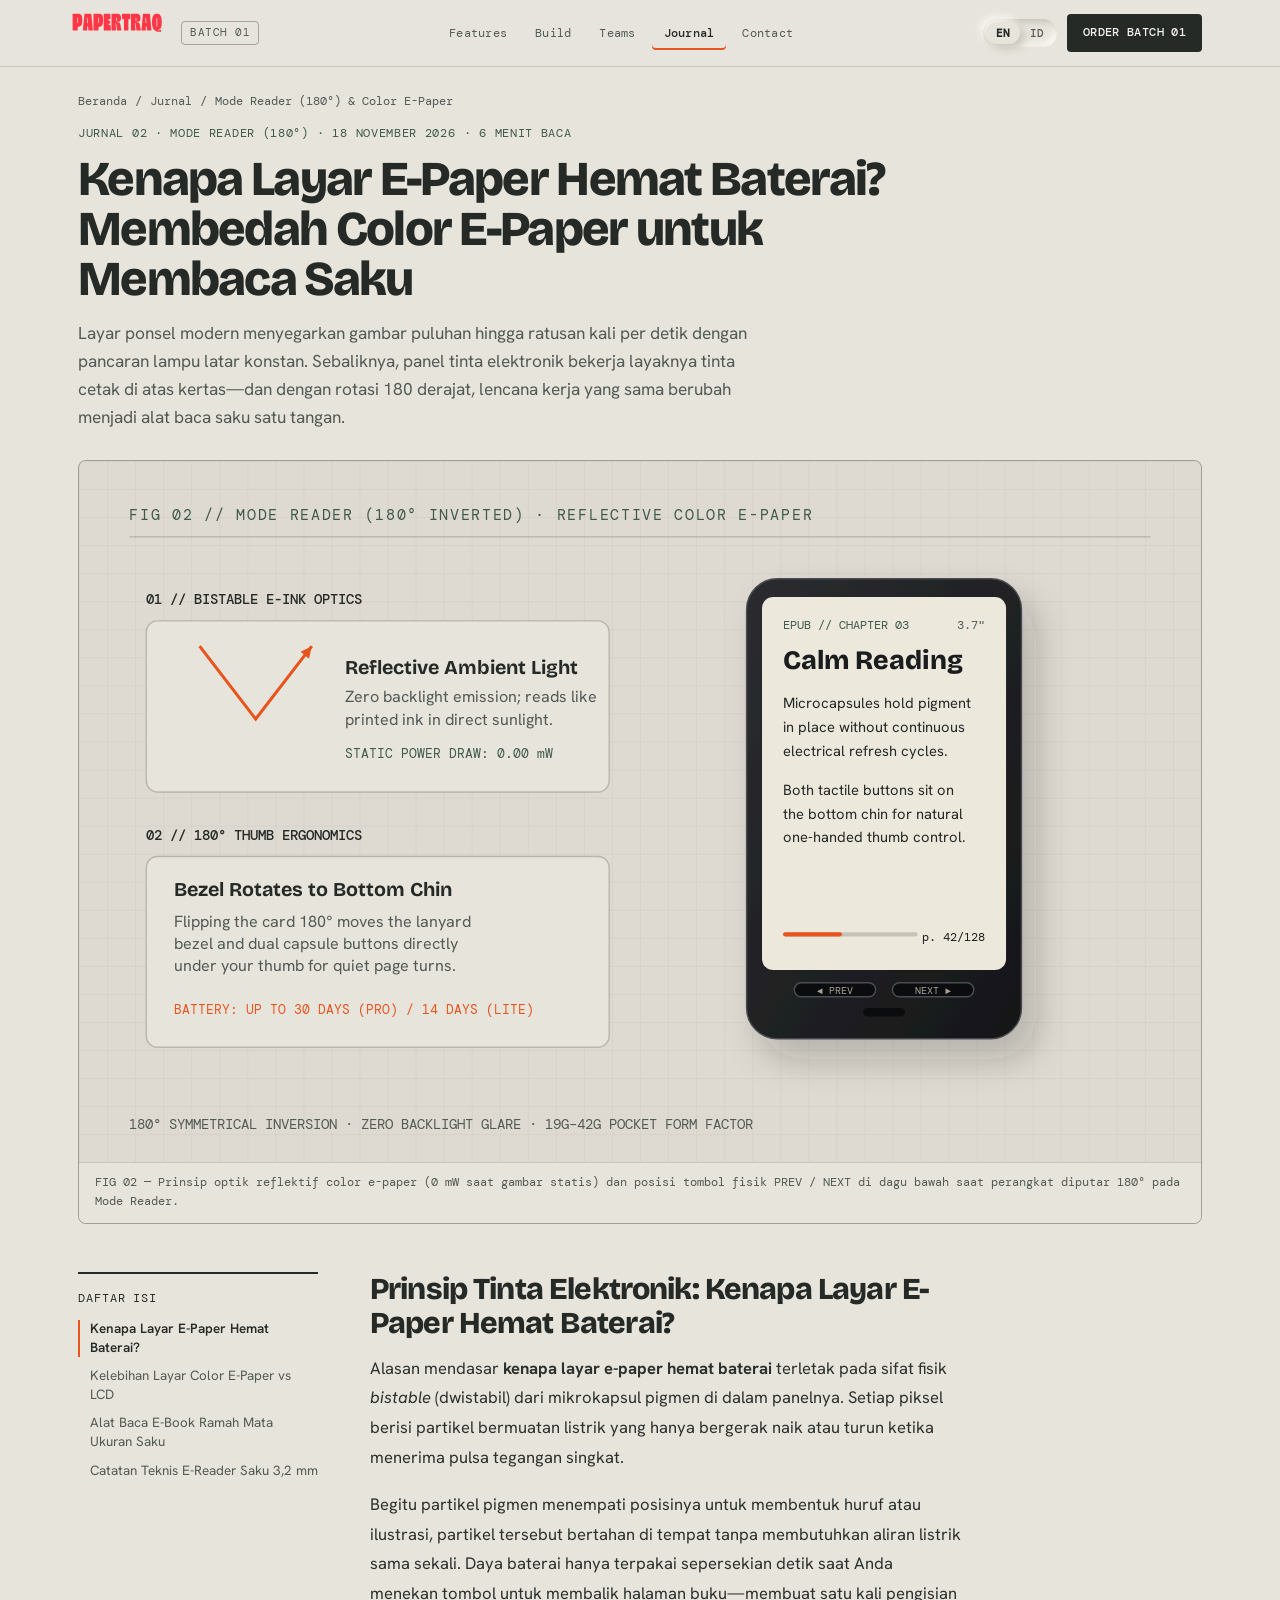
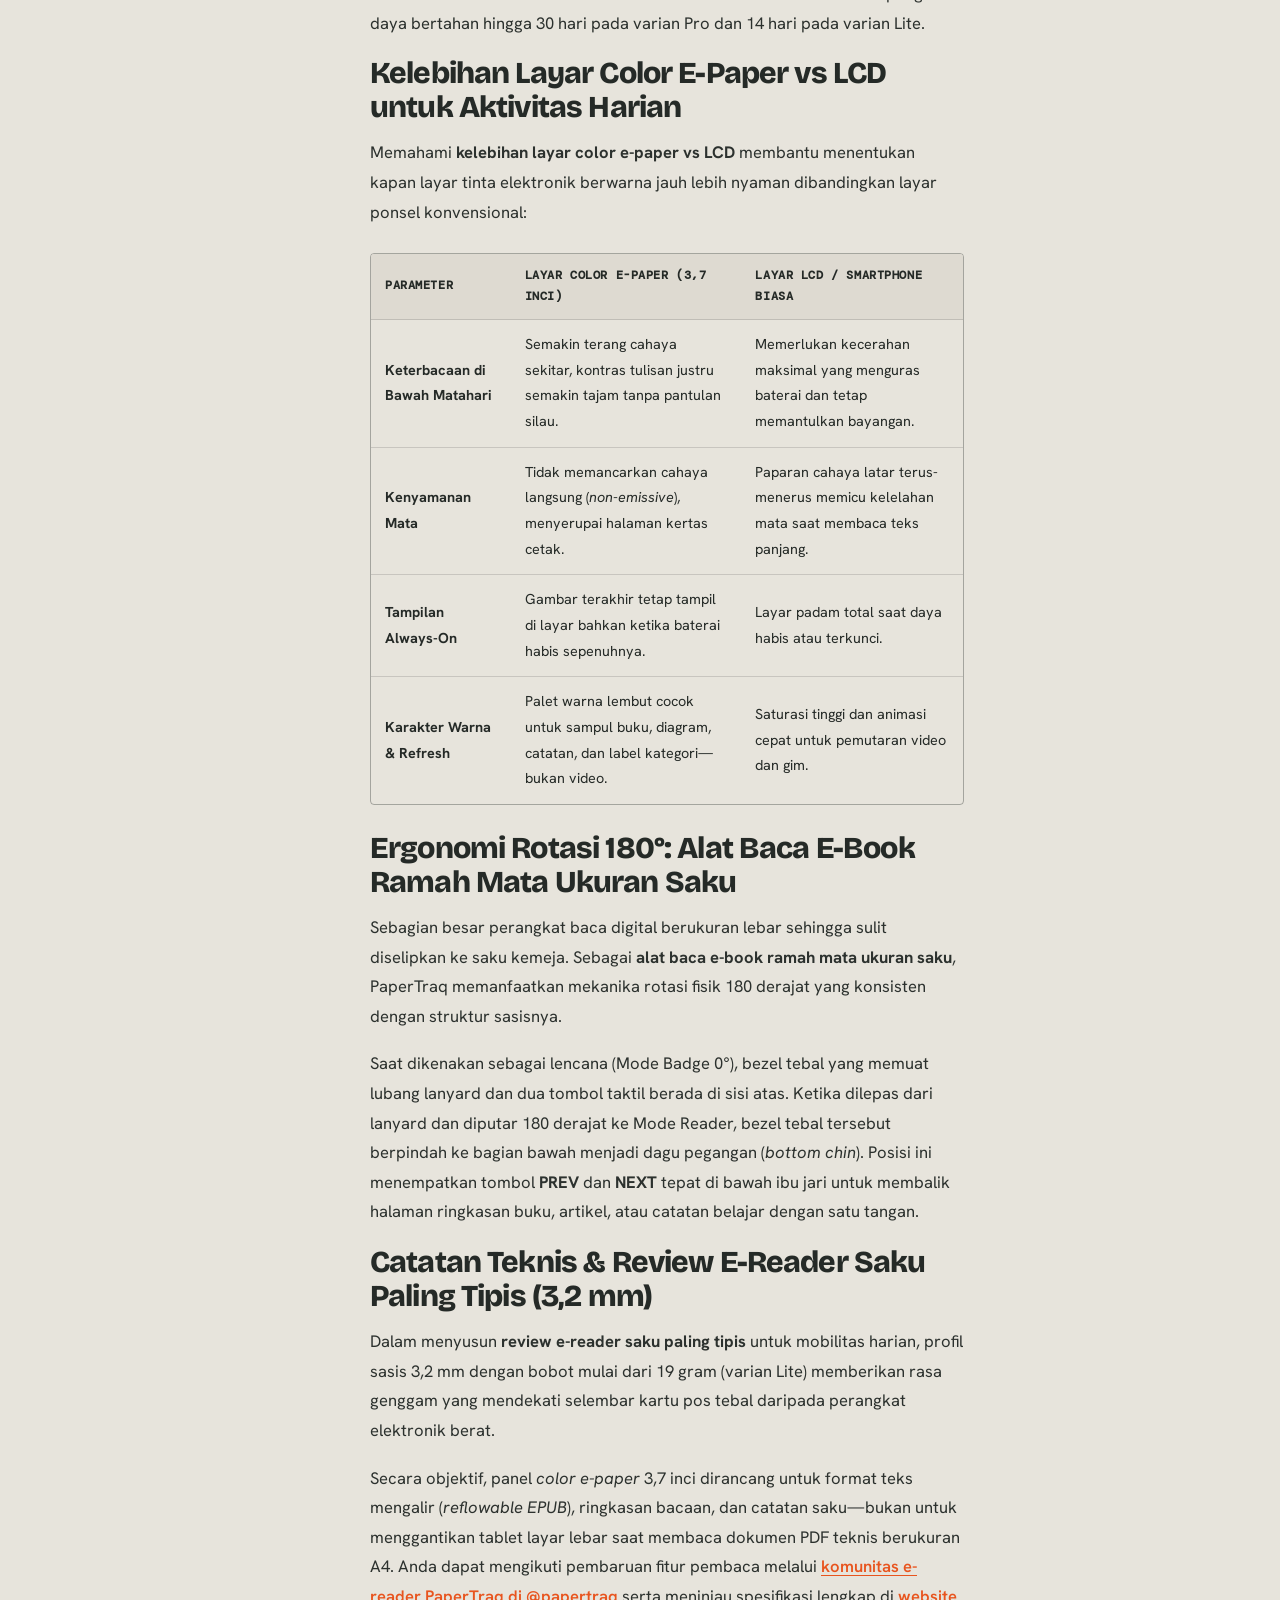
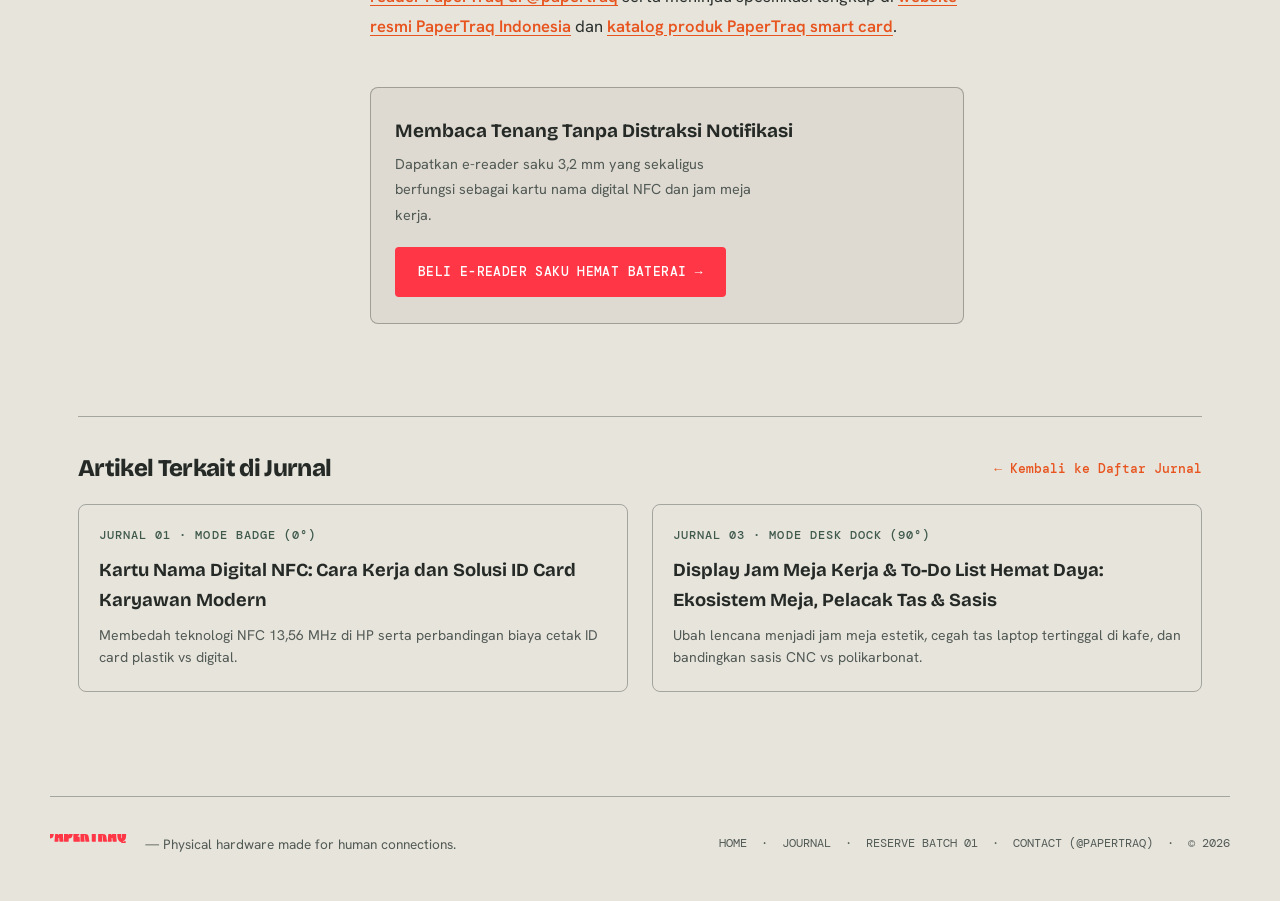
<file: papertraq-website/articles/article-2.html>
<!DOCTYPE html>
<html lang="id">
<head>
  <meta charset="UTF-8">
  <meta name="viewport" content="width=device-width, initial-scale=1.0">
  <title>Kenapa Layar E-Paper Hemat Baterai? Color E-Paper vs LCD | PaperTraq</title>
  <meta name="description" content="Penjelasan teknis kenapa layar e-paper hemat baterai, kelebihan layar color e-paper vs LCD di bawah matahari, serta panduan alat baca e-book ramah mata ukuran saku.">
  <meta name="keywords" content="kenapa layar e-paper hemat baterai, kelebihan layar color e-paper vs lcd, alat baca e-book ramah mata ukuran saku, review e-reader saku paling tipis, website resmi papertraq indonesia, komunitas e-reader papertraq, beli e-reader saku hemat baterai">
  <link rel="icon" type="image/svg+xml" href="../assets/pq-mark.svg">
  <link rel="preconnect" href="https://fonts.googleapis.com">
  <link rel="preconnect" href="https://fonts.gstatic.com" crossorigin>
  <link href="https://fonts.googleapis.com/css2?family=Bricolage+Grotesque:opsz,wght@12..96,500;12..96,700;12..96,800&family=Hanken+Grotesk:wght@400;500;600;700&family=DM+Mono:wght@400;500&display=swap" rel="stylesheet">
  <link rel="stylesheet" href="../css/style.css">
  <script type="application/ld+json">
  {
    "@context": "https://schema.org",
    "@type": "Article",
    "headline": "Kenapa Layar E-Paper Hemat Baterai? Membedah Color E-Paper untuk Membaca Saku",
    "description": "Penjelasan teknis kenapa layar e-paper hemat baterai, kelebihan layar color e-paper vs LCD, dan ergonomi alat baca e-book ramah mata ukuran saku.",
    "author": { "@type": "Organization", "name": "PaperTraq" },
    "publisher": { "@type": "Organization", "name": "PaperTraq" },
    "datePublished": "2026-11-18"
  }
  </script>
</head>
<body>

<svg width="0" height="0" style="position:absolute" aria-hidden="true">
  <symbol id="pq-logo" viewBox="180 250 2240 530">
    <path fill="#FF3646" fill-rule="evenodd" d="M345.0,703.0 L242.0,703.5 L234.0,701.0 L230.0,695.9 L229.5,310.0 L231.0,304.0 L236.0,300.4 L376.0,299.5 L399.0,303.5 L417.0,310.3 L433.3,324.0 L445.2,340.0 L457.1,375.0 L461.4,401.0 L463.5,472.0 L459.3,523.0 L446.2,567.0 L442.5,575.0 L431.0,590.4 L413.0,605.1 L389.0,614.4 L363.0,616.7 L356.0,620.1 L353.5,627.0 L353.3,692.0 L350.0,699.9 L345.0,703.0Z M711.0,703.1 L626.0,703.5 L613.0,700.9 L609.6,692.0 L603.1,613.0 L600.0,605.7 L593.0,603.0 L585.0,605.7 L581.6,612.0 L584.5,691.0 L581.0,700.9 L573.0,703.5 L488.0,703.5 L482.0,701.9 L478.4,698.0 L477.6,687.0 L483.4,647.0 L485.6,605.0 L491.6,539.0 L496.4,508.0 L501.6,431.0 L511.4,349.0 L513.6,309.0 L518.0,301.4 L527.0,299.5 L668.0,299.5 L676.0,301.0 L680.0,304.9 L688.4,366.0 L690.6,407.0 L704.4,540.0 L706.6,586.0 L717.4,680.0 L717.0,697.9 L711.0,703.1Z M847.0,703.0 L744.0,703.5 L736.0,701.0 L732.0,695.9 L731.5,310.0 L733.0,304.0 L738.0,300.4 L878.0,299.5 L901.0,303.5 L919.0,310.3 L935.3,324.0 L947.2,340.0 L959.1,375.0 L963.4,401.0 L965.5,472.0 L961.3,523.0 L948.2,567.0 L944.5,575.0 L933.0,590.4 L915.0,605.1 L891.0,614.4 L865.0,616.7 L858.0,620.1 L855.5,627.0 L855.3,692.0 L852.0,699.9 L847.0,703.0Z M1145.0,703.1 L992.0,703.5 L984.0,701.5 L981.0,698.0 L979.5,689.0 L979.5,311.0 L981.0,304.2 L985.0,300.6 L1127.0,299.5 L1133.0,301.1 L1136.0,305.0 L1141.5,358.0 L1143.2,426.0 L1140.2,430.0 L1135.0,431.5 L1105.0,427.6 L1099.0,428.4 L1093.9,436.0 L1093.5,451.0 L1094.9,460.0 L1100.0,465.6 L1106.0,467.4 L1129.0,467.8 L1135.5,472.0 L1136.2,530.0 L1134.0,534.2 L1128.0,537.1 L1104.0,537.6 L1098.0,539.8 L1094.8,545.0 L1094.5,558.0 L1096.3,565.0 L1101.0,569.1 L1137.0,570.8 L1142.0,573.1 L1145.0,578.0 L1152.4,691.0 L1150.0,700.0 L1145.0,703.1Z M1330.0,704.1 L1309.0,703.1 L1303.0,700.3 L1299.7,696.0 L1279.3,542.0 L1275.6,530.0 L1270.0,526.8 L1266.0,529.3 L1264.6,536.0 L1267.4,557.0 L1272.6,646.0 L1278.4,694.0 L1277.0,699.0 L1267.0,703.5 L1180.0,703.5 L1172.0,701.6 L1168.6,698.0 L1166.5,679.0 L1167.5,313.0 L1169.4,305.0 L1175.0,300.9 L1182.0,299.5 L1310.0,299.5 L1336.0,303.6 L1351.0,309.9 L1367.0,321.5 L1377.5,334.0 L1389.7,356.0 L1394.3,376.0 L1396.5,411.0 L1394.1,435.0 L1390.0,452.0 L1385.1,463.0 L1370.5,482.0 L1356.0,491.1 L1345.0,494.3 L1334.0,494.5 L1308.0,491.0 L1303.8,493.0 L1301.8,497.0 L1303.1,501.0 L1309.0,504.5 L1340.0,509.7 L1352.0,514.3 L1365.4,526.0 L1372.2,536.0 L1378.5,550.0 L1386.3,578.0 L1394.7,643.0 L1402.1,673.0 L1405.2,695.0 L1402.0,700.5 L1393.0,703.3 L1330.0,704.1Z M1566.0,703.0 L1480.0,703.5 L1472.0,701.2 L1468.0,697.0 L1466.5,677.0 L1466.4,435.0 L1464.2,430.0 L1460.0,427.8 L1427.0,431.5 L1422.5,430.0 L1420.0,426.0 L1419.5,310.0 L1421.1,304.0 L1426.0,300.0 L1609.0,299.5 L1616.0,301.4 L1620.0,306.0 L1621.5,314.0 L1621.5,414.0 L1620.0,426.0 L1616.0,431.0 L1611.0,432.5 L1582.0,427.8 L1577.0,430.7 L1574.6,436.0 L1574.5,689.0 L1572.0,699.0 L1566.0,703.0Z M1799.0,704.1 L1778.0,703.1 L1772.0,700.3 L1768.7,696.0 L1748.3,542.0 L1744.6,530.0 L1739.0,526.8 L1735.0,529.3 L1733.6,536.0 L1736.4,557.0 L1741.6,646.0 L1747.4,694.0 L1746.0,699.0 L1736.0,703.5 L1649.0,703.5 L1641.0,701.6 L1637.6,698.0 L1635.5,679.0 L1636.5,313.0 L1638.4,305.0 L1644.0,300.9 L1651.0,299.5 L1779.0,299.5 L1805.0,303.6 L1820.0,309.9 L1836.0,321.5 L1846.5,334.0 L1858.7,356.0 L1863.3,376.0 L1865.5,411.0 L1863.1,435.0 L1859.0,452.0 L1854.1,463.0 L1839.5,482.0 L1825.0,491.1 L1814.0,494.3 L1803.0,494.5 L1777.0,491.0 L1772.8,493.0 L1770.8,497.0 L1772.1,501.0 L1778.0,504.5 L1809.0,509.7 L1821.0,514.3 L1834.4,526.0 L1841.2,536.0 L1847.5,550.0 L1855.3,578.0 L1863.7,643.0 L1871.1,673.0 L1874.2,695.0 L1871.0,700.5 L1862.0,703.3 L1799.0,704.1Z M2122.0,703.1 L2037.0,703.5 L2024.0,700.9 L2020.6,692.0 L2014.1,613.0 L2011.0,605.7 L2004.0,603.0 L1996.0,605.7 L1992.6,612.0 L1995.5,691.0 L1992.0,700.9 L1984.0,703.5 L1899.0,703.5 L1893.0,701.9 L1889.4,698.0 L1888.6,687.0 L1894.4,647.0 L1896.6,605.0 L1902.6,539.0 L1907.4,508.0 L1912.6,431.0 L1922.4,349.0 L1924.6,309.0 L1929.0,301.4 L1938.0,299.5 L2079.0,299.5 L2087.0,301.0 L2091.0,304.9 L2099.4,366.0 L2101.6,407.0 L2115.4,540.0 L2117.6,586.0 L2128.4,680.0 L2128.0,697.9 L2122.0,703.1Z M2360.0,737.2 L2250.0,736.5 L2247.8,732.0 L2253.0,722.0 L2251.0,715.9 L2225.0,708.5 L2213.0,703.1 L2199.0,693.4 L2181.0,674.2 L2166.6,649.0 L2153.2,611.0 L2147.6,577.0 L2142.5,515.0 L2143.6,470.0 L2152.6,395.0 L2167.8,354.0 L2182.7,331.0 L2200.0,315.9 L2228.0,302.2 L2245.0,299.5 L2286.0,300.7 L2297.0,303.3 L2320.0,315.3 L2335.5,329.0 L2346.1,342.0 L2363.8,382.0 L2369.3,404.0 L2377.5,467.0 L2377.4,542.0 L2374.3,578.0 L2368.1,610.0 L2360.0,633.4 L2352.1,648.0 L2340.4,663.0 L2318.0,678.7 L2292.0,688.9 L2286.9,696.0 L2289.0,700.9 L2295.0,702.4 L2331.0,694.1 L2355.0,685.9 L2361.0,686.3 L2364.4,693.0 L2365.4,731.0 L2364.1,735.0 L2360.0,737.2Z M352.4,525.0 L358.0,522.0 L360.4,514.0 L360.5,410.0 L358.3,399.0 L351.0,395.0 L345.5,398.0 L343.5,404.0 L343.5,513.0 L346.0,522.0 L352.4,525.0Z M854.4,525.0 L860.0,522.0 L862.4,514.0 L862.5,410.0 L860.3,399.0 L853.0,395.0 L847.5,398.0 L845.5,404.0 L845.5,513.0 L848.0,522.0 L854.4,525.0Z M1290.7,475.0 L1294.2,472.0 L1296.3,467.0 L1297.5,429.0 L1296.1,402.0 L1293.0,396.6 L1288.0,394.6 L1282.6,397.0 L1279.6,404.0 L1279.5,465.0 L1283.0,473.4 L1287.0,475.5 L1290.7,475.0Z M1759.7,475.0 L1763.2,472.0 L1765.3,467.0 L1766.5,429.0 L1765.1,402.0 L1762.0,396.6 L1757.0,394.6 L1751.6,397.0 L1748.6,404.0 L1748.5,465.0 L1752.0,473.4 L1756.0,475.5 L1759.7,475.0Z M590.5,529.0 L594.2,526.0 L595.5,522.0 L593.4,471.0 L586.3,402.0 L584.0,397.2 L579.0,395.8 L574.1,399.0 L572.5,406.0 L577.6,516.0 L581.0,527.3 L585.0,529.4 L590.5,529.0Z M2001.5,529.0 L2005.2,526.0 L2006.5,522.0 L2004.4,471.0 L1997.3,402.0 L1995.0,397.2 L1990.0,395.8 L1985.1,399.0 L1983.5,406.0 L1988.6,516.0 L1992.0,527.3 L1996.0,529.4 L2001.5,529.0Z M2262.9,613.0 L2267.6,609.0 L2269.1,601.0 L2269.5,413.0 L2267.0,403.0 L2260.0,399.7 L2254.0,403.0 L2251.5,412.0 L2251.5,591.0 L2254.1,609.0 L2258.0,612.9 L2262.9,613.0Z"/>
  </symbol>
  <symbol id="pq-mark" viewBox="0 0 760 760">
    <rect x="115" y="85" width="185" height="590" rx="92.5" fill="#FF3646"/>
    <circle cx="495" cy="275" r="190" fill="#FF3646"/>
    <circle cx="495" cy="575" r="100" fill="#FF3646"/>
  </symbol>
</svg>
<header class="site-header">
  <div class="wrap">
    <div class="header-bar">
      <a href="../index.html#top" class="logo-box" title="PaperTraq Home">
        <svg class="wordmark" viewBox="180 250 2240 530" aria-label="PaperTraq"><use href="#pq-logo"/></svg>
        <svg class="mark-mobile" viewBox="0 0 760 760" aria-label="PaperTraq"><use href="#pq-mark"/></svg>
        <span class="ver">batch 01</span>
      </a>
      <nav class="main-nav" aria-label="Primary Navigation">
        <a href="../index.html#features" data-nav="home" data-en="Features" data-id="Fitur">Fitur</a>
        <a href="../index.html#build" data-en="Build" data-id="Material">Material</a>
        <a href="../index.html#enterprise" data-en="Teams" data-id="Tim B2B">Tim B2B</a>
        <a href="../journal.html" data-nav="journal" class="active" data-en="Journal" data-id="Jurnal">Jurnal</a>
        <a href="../contact.html" data-nav="contact" data-en="Contact" data-id="Kontak">Kontak</a>
      </nav>
      <div class="header-actions">
        <div class="lang-toggle" role="group" aria-label="Language Switcher">
          <button type="button" data-set-lang="en" onclick="setLang('en')">EN</button>
          <button type="button" data-set-lang="id" class="active" onclick="setLang('id')">ID</button>
        </div>
        <a href="../index.html#order" class="nav-cta" data-en="Order Batch 01" data-id="Pesan Batch 01">Pesan Batch 01</a>
      </div>
    </div>
    <nav class="mobile-nav-strip" aria-label="Mobile Navigation">
      <a href="../index.html#features" data-en="Features" data-id="Fitur">Fitur</a>
      <a href="../index.html#build" data-en="Build" data-id="Material">Material</a>
      <a href="../index.html#enterprise" data-en="Teams" data-id="Tim B2B">Tim B2B</a>
      <a href="../journal.html" class="active" data-en="Journal" data-id="Jurnal">Jurnal</a>
      <a href="../contact.html" data-en="Contact (@papertraq)" data-id="Kontak (@papertraq)">Kontak (@papertraq)</a>
    </nav>
  </div>
</header>

<main class="wrap">
  <nav class="breadcrumb" aria-label="Breadcrumb">
    <a href="../index.html">Beranda</a> /
    <a href="../journal.html">Jurnal</a> /
    <span>Mode Reader (180°) &amp; Color E-Paper</span>
  </nav>

  <article>
    <header class="article-header">
      <div class="meta-line">
        <span>JURNAL 02 · MODE READER (180°)</span> ·
        <span>18 NOVEMBER 2026</span> ·
        <span>6 MENIT BACA</span>
      </div>
      <h1>Kenapa Layar E-Paper Hemat Baterai? Membedah Color E-Paper untuk Membaca Saku</h1>
      <p class="lead">Layar ponsel modern menyegarkan gambar puluhan hingga ratusan kali per detik dengan pancaran lampu latar konstan. Sebaliknya, panel tinta elektronik bekerja layaknya tinta cetak di atas kertas—dan dengan rotasi 180 derajat, lencana kerja yang sama berubah menjadi alat baca saku satu tangan.</p>
    </header>

    <figure class="article-hero-fig">
      <svg viewBox="0 0 800 500" xmlns="http://www.w3.org/2000/svg" role="img" aria-label="Studio hardware diagram: PaperTraq Mode Reader 180° inverted ergonomics and reflective color e-paper optics">
  <defs>
    <pattern id="grid2" width="20" height="20" patternUnits="userSpaceOnUse">
      <path d="M 20 0 L 0 0 0 20" fill="none" stroke="rgba(37,42,39,0.06)" stroke-width="1"/>
    </pattern>
    <linearGradient id="aluBody2" x1="0" y1="0" x2="1" y2="1">
      <stop offset="0%" stop-color="#2b2d30"/>
      <stop offset="100%" stop-color="#151618"/>
    </linearGradient>
    <filter id="drop2" x="-15%" y="-15%" width="140%" height="140%">
      <feDropShadow dx="10" dy="14" stdDeviation="12" flood-color="#1b1c1e" flood-opacity="0.22"/>
    </filter>
  </defs>
  <rect width="800" height="500" fill="#dedad1"/>
  <rect width="800" height="500" fill="url(#grid2)"/>

  <text x="36" y="42" font-family="DM Mono,monospace" font-size="11" fill="#3f594b" letter-spacing="1.2">FIG 02 // MODE READER (180° INVERTED) · REFLECTIVE COLOR E-PAPER</text>
  <line x1="36" y1="54" x2="764" y2="54" stroke="rgba(37,42,39,0.18)" stroke-width="1"/>

  <!-- Left: Optical & Power Breakdown -->
  <g transform="translate(48, 88)">
    <text x="0" y="14" font-family="DM Mono,monospace" font-size="10" fill="#252a27" font-weight="500">01 // BISTABLE E-INK OPTICS</text>
    <rect x="0" y="26" width="330" height="122" rx="8" fill="#e7e4dc" stroke="rgba(37,42,39,0.22)" stroke-width="1"/>
    <!-- Ambient light ray reflection -->
    <path d="M 38 44 L 78 96 L 118 44" fill="none" stroke="#e8541e" stroke-width="2.2"/>
    <polygon points="118,44 110,48 116,53" fill="#e8541e"/>
    <text x="142" y="64" font-family="Bricolage Grotesque,sans-serif" font-weight="700" font-size="14" fill="#252a27">Reflective Ambient Light</text>
    <text x="142" y="84" font-family="Hanken Grotesk,sans-serif" font-size="11.5" fill="#525a55">Zero backlight emission; reads like</text>
    <text x="142" y="100" font-family="Hanken Grotesk,sans-serif" font-size="11.5" fill="#525a55">printed ink in direct sunlight.</text>
    <text x="142" y="124" font-family="DM Mono,monospace" font-size="9.5" fill="#3f594b">STATIC POWER DRAW: 0.00 mW</text>

    <text x="0" y="182" font-family="DM Mono,monospace" font-size="10" fill="#252a27" font-weight="500">02 // 180° THUMB ERGONOMICS</text>
    <rect x="0" y="194" width="330" height="136" rx="8" fill="#e7e4dc" stroke="rgba(37,42,39,0.22)" stroke-width="1"/>
    <text x="20" y="222" font-family="Bricolage Grotesque,sans-serif" font-weight="700" font-size="14" fill="#252a27">Bezel Rotates to Bottom Chin</text>
    <text x="20" y="244" font-family="Hanken Grotesk,sans-serif" font-size="11.5" fill="#525a55">Flipping the card 180° moves the lanyard</text>
    <text x="20" y="260" font-family="Hanken Grotesk,sans-serif" font-size="11.5" fill="#525a55">bezel and dual capsule buttons directly</text>
    <text x="20" y="276" font-family="Hanken Grotesk,sans-serif" font-size="11.5" fill="#525a55">under your thumb for quiet page turns.</text>
    <text x="20" y="306" font-family="DM Mono,monospace" font-size="9.5" fill="#e8541e">BATTERY: UP TO 30 DAYS (PRO) / 14 DAYS (LITE)</text>
  </g>

  <!-- Right: PaperTraq Device in Reader Mode (180° Flipped: Buttons & Lanyard Slot at BOTTOM) -->
  <g transform="translate(476, 84)">
    <g filter="url(#drop2)">
      <rect x="0" y="0" width="196" height="328" rx="22" fill="url(#aluBody2)" stroke="#484b51" stroke-width="1"/>
    </g>
    <!-- Top Thin Bezel -->
    <rect x="11" y="13" width="174" height="266" rx="8" fill="#ece8dc"/>

    <!-- E-Paper Book Content -->
    <text x="26" y="36" font-family="DM Mono,monospace" font-size="8.5" fill="#3f594b">EPUB // CHAPTER 03</text>
    <text x="170" y="36" text-anchor="end" font-family="DM Mono,monospace" font-size="8.5" fill="#525a55">3.7"</text>
    <text x="26" y="64" font-family="Bricolage Grotesque,sans-serif" font-weight="800" font-size="19" fill="#1b1c1e">Calm Reading</text>

    <text x="26" y="92" font-family="Hanken Grotesk,sans-serif" font-size="10.5" fill="#252a27">Microcapsules hold pigment</text>
    <text x="26" y="109" font-family="Hanken Grotesk,sans-serif" font-size="10.5" fill="#252a27">in place without continuous</text>
    <text x="26" y="126" font-family="Hanken Grotesk,sans-serif" font-size="10.5" fill="#252a27">electrical refresh cycles.</text>

    <text x="26" y="154" font-family="Hanken Grotesk,sans-serif" font-size="10.5" fill="#252a27">Both tactile buttons sit on</text>
    <text x="26" y="171" font-family="Hanken Grotesk,sans-serif" font-size="10.5" fill="#252a27">the bottom chin for natural</text>
    <text x="26" y="188" font-family="Hanken Grotesk,sans-serif" font-size="10.5" fill="#252a27">one-handed thumb control.</text>

    <!-- Reading Progress Bar -->
    <rect x="26" y="252" width="96" height="3" rx="1.5" fill="rgba(27,28,30,0.18)"/>
    <rect x="26" y="252" width="42" height="3" rx="1.5" fill="#e8541e"/>
    <text x="170" y="258" text-anchor="end" font-family="DM Mono,monospace" font-size="8.5" fill="#1b1c1e">p. 42/128</text>

    <!-- Bottom Thick Chin (180° Flipped): 2 Capsule Buttons + Lanyard Slot -->
    <rect x="34" y="288" width="58" height="10" rx="5" fill="#0b0c0d" stroke="#4a4d54" stroke-width="1"/>
    <rect x="104" y="288" width="58" height="10" rx="5" fill="#0b0c0d" stroke="#4a4d54" stroke-width="1"/>
    <text x="63" y="296" text-anchor="middle" font-family="DM Mono,monospace" font-size="6.8" fill="#a8a398">◄ PREV</text>
    <text x="133" y="296" text-anchor="middle" font-family="DM Mono,monospace" font-size="6.8" fill="#a8a398">NEXT ►</text>
    <rect x="83" y="306" width="30" height="6" rx="3" fill="#0b0c0d"/>
  </g>

  <text x="36" y="476" font-family="DM Mono,monospace" font-size="10" fill="#525a55">180° SYMMETRICAL INVERSION · ZERO BACKLIGHT GLARE · 19G–42G POCKET FORM FACTOR</text>
</svg>
      <figcaption>FIG 02 — Prinsip optik reflektif color e-paper (0 mW saat gambar statis) dan posisi tombol fisik PREV / NEXT di dagu bawah saat perangkat diputar 180° pada Mode Reader.</figcaption>
    </figure>

    <div class="article-layout">
      <aside class="article-toc" aria-label="Daftar Isi Artikel">
        <span class="article-toc-title">Daftar Isi</span>
        <ul>
          <li><a href="#prinsip-hemat-baterai">Kenapa Layar E-Paper Hemat Baterai?</a></li>
          <li><a href="#color-epaper-vs-lcd">Kelebihan Layar Color E-Paper vs LCD</a></li>
          <li><a href="#ergonomi-180">Alat Baca E-Book Ramah Mata Ukuran Saku</a></li>
          <li><a href="#catatan-tipis">Catatan Teknis E-Reader Saku 3,2 mm</a></li>
        </ul>
      </aside>

      <div class="article-prose">
        <section id="prinsip-hemat-baterai">
          <h2>Prinsip Tinta Elektronik: Kenapa Layar E-Paper Hemat Baterai?</h2>
          <p>Alasan mendasar <strong>kenapa layar e-paper hemat baterai</strong> terletak pada sifat fisik <em>bistable</em> (dwistabil) dari mikrokapsul pigmen di dalam panelnya. Setiap piksel berisi partikel bermuatan listrik yang hanya bergerak naik atau turun ketika menerima pulsa tegangan singkat.</p>
          <p>Begitu partikel pigmen menempati posisinya untuk membentuk huruf atau ilustrasi, partikel tersebut bertahan di tempat tanpa membutuhkan aliran listrik sama sekali. Daya baterai hanya terpakai sepersekian detik saat Anda menekan tombol untuk membalik halaman buku—membuat satu kali pengisian daya bertahan hingga 30 hari pada varian Pro dan 14 hari pada varian Lite.</p>
        </section>

        <section id="color-epaper-vs-lcd">
          <h2>Kelebihan Layar Color E-Paper vs LCD untuk Aktivitas Harian</h2>
          <p>Memahami <strong>kelebihan layar color e-paper vs LCD</strong> membantu menentukan kapan layar tinta elektronik berwarna jauh lebih nyaman dibandingkan layar ponsel konvensional:</p>

          <div class="spec-table-wrap">
            <table class="spec-table">
              <thead>
                <tr>
                  <th>Parameter</th>
                  <th>Layar Color E-Paper (3,7 Inci)</th>
                  <th>Layar LCD / Smartphone Biasa</th>
                </tr>
              </thead>
              <tbody>
                <tr>
                  <td><strong>Keterbacaan di Bawah Matahari</strong></td>
                  <td>Semakin terang cahaya sekitar, kontras tulisan justru semakin tajam tanpa pantulan silau.</td>
                  <td>Memerlukan kecerahan maksimal yang menguras baterai dan tetap memantulkan bayangan.</td>
                </tr>
                <tr>
                  <td><strong>Kenyamanan Mata</strong></td>
                  <td>Tidak memancarkan cahaya langsung (<em>non-emissive</em>), menyerupai halaman kertas cetak.</td>
                  <td>Paparan cahaya latar terus-menerus memicu kelelahan mata saat membaca teks panjang.</td>
                </tr>
                <tr>
                  <td><strong>Tampilan Always-On</strong></td>
                  <td>Gambar terakhir tetap tampil di layar bahkan ketika baterai habis sepenuhnya.</td>
                  <td>Layar padam total saat daya habis atau terkunci.</td>
                </tr>
                <tr>
                  <td><strong>Karakter Warna &amp; Refresh</strong></td>
                  <td>Palet warna lembut cocok untuk sampul buku, diagram, catatan, dan label kategori—bukan video.</td>
                  <td>Saturasi tinggi dan animasi cepat untuk pemutaran video dan gim.</td>
                </tr>
              </tbody>
            </table>
          </div>
        </section>

        <section id="ergonomi-180">
          <h2>Ergonomi Rotasi 180°: Alat Baca E-Book Ramah Mata Ukuran Saku</h2>
          <p>Sebagian besar perangkat baca digital berukuran lebar sehingga sulit diselipkan ke saku kemeja. Sebagai <strong>alat baca e-book ramah mata ukuran saku</strong>, PaperTraq memanfaatkan mekanika rotasi fisik 180 derajat yang konsisten dengan struktur sasisnya.</p>
          <p>Saat dikenakan sebagai lencana (Mode Badge 0°), bezel tebal yang memuat lubang lanyard dan dua tombol taktil berada di sisi atas. Ketika dilepas dari lanyard dan diputar 180 derajat ke Mode Reader, bezel tebal tersebut berpindah ke bagian bawah menjadi dagu pegangan (<em>bottom chin</em>). Posisi ini menempatkan tombol <strong>PREV</strong> dan <strong>NEXT</strong> tepat di bawah ibu jari untuk membalik halaman ringkasan buku, artikel, atau catatan belajar dengan satu tangan.</p>
        </section>

        <section id="catatan-tipis">
          <h2>Catatan Teknis &amp; Review E-Reader Saku Paling Tipis (3,2 mm)</h2>
          <p>Dalam menyusun <strong>review e-reader saku paling tipis</strong> untuk mobilitas harian, profil sasis 3,2 mm dengan bobot mulai dari 19 gram (varian Lite) memberikan rasa genggam yang mendekati selembar kartu pos tebal daripada perangkat elektronik berat.</p>
          <p>Secara objektif, panel <em>color e-paper</em> 3,7 inci dirancang untuk format teks mengalir (<em>reflowable EPUB</em>), ringkasan bacaan, dan catatan saku—bukan untuk menggantikan tablet layar lebar saat membaca dokumen PDF teknis berukuran A4. Anda dapat mengikuti pembaruan fitur pembaca melalui <a href="../contact.html" class="inline-cta">komunitas e-reader PaperTraq di @papertraq</a> serta meninjau spesifikasi lengkap di <a href="../index.html" class="inline-cta">website resmi PaperTraq Indonesia</a> dan <a href="../index.html#order" class="inline-cta">katalog produk PaperTraq smart card</a>.</p>
        </section>

        <div class="article-bridge">
          <div>
            <h3>Membaca Tenang Tanpa Distraksi Notifikasi</h3>
            <p>Dapatkan e-reader saku 3,2 mm yang sekaligus berfungsi sebagai kartu nama digital NFC dan jam meja kerja.</p>
          </div>
          <a href="../index.html#order" class="btn coral">Beli E-Reader Saku Hemat Baterai →</a>
        </div>
      </div>
    </div>

    <section class="related-section" aria-label="Artikel Terkait">
      <div style="display:flex;justify-content:space-between;align-items:center;flex-wrap:wrap;gap:12px">
        <h2 style="font-size:1.5rem">Artikel Terkait di Jurnal</h2>
        <a href="../journal.html" class="text-link">← Kembali ke Daftar Jurnal</a>
      </div>
      <div class="related-grid">
        <a href="article-1.html" class="related-item">
          <span class="tag">JURNAL 01 · MODE BADGE (0°)</span>
          <h4>Kartu Nama Digital NFC: Cara Kerja dan Solusi ID Card Karyawan Modern</h4>
          <p>Membedah teknologi NFC 13,56 MHz di HP serta perbandingan biaya cetak ID card plastik vs digital.</p>
        </a>
        <a href="article-3.html" class="related-item">
          <span class="tag">JURNAL 03 · MODE DESK DOCK (90°)</span>
          <h4>Display Jam Meja Kerja &amp; To-Do List Hemat Daya: Ekosistem Meja, Pelacak Tas &amp; Sasis</h4>
          <p>Ubah lencana menjadi jam meja estetik, cegah tas laptop tertinggal di kafe, dan bandingkan sasis CNC vs polikarbonat.</p>
        </a>
      </div>
    </section>
  </article>
</main>

<footer class="wrap site-footer">
  <div style="display:flex;align-items:center;gap:10px">
    <svg viewBox="180 250 2240 530" height="20" aria-label="PaperTraq"><use href="#pq-logo"/></svg>
    <span data-en="— Physical hardware made for human connections." data-id="— Perangkat keras fisik yang dirancang untuk koneksi manusia.">— Perangkat keras fisik yang dirancang untuk koneksi manusia.</span>
  </div>
  <div class="footer-links">
    <a href="../index.html#top" data-en="HOME" data-id="BERANDA">BERANDA</a> ·
    <a href="../journal.html" data-en="JOURNAL" data-id="JURNAL">JURNAL</a> ·
    <a href="../index.html#order" data-en="RESERVE BATCH 01" data-id="RESERVASI BATCH 01">RESERVASI BATCH 01</a> ·
    <a href="../contact.html" data-en="CONTACT (@PAPERTRAQ)" data-id="KONTAK (@PAPERTRAQ)">KONTAK (@PAPERTRAQ)</a> ·
    <span>© 2026</span>
  </div>
</footer>
<script src="../js/app.js" defer></script>
</body>
</html>
</file>
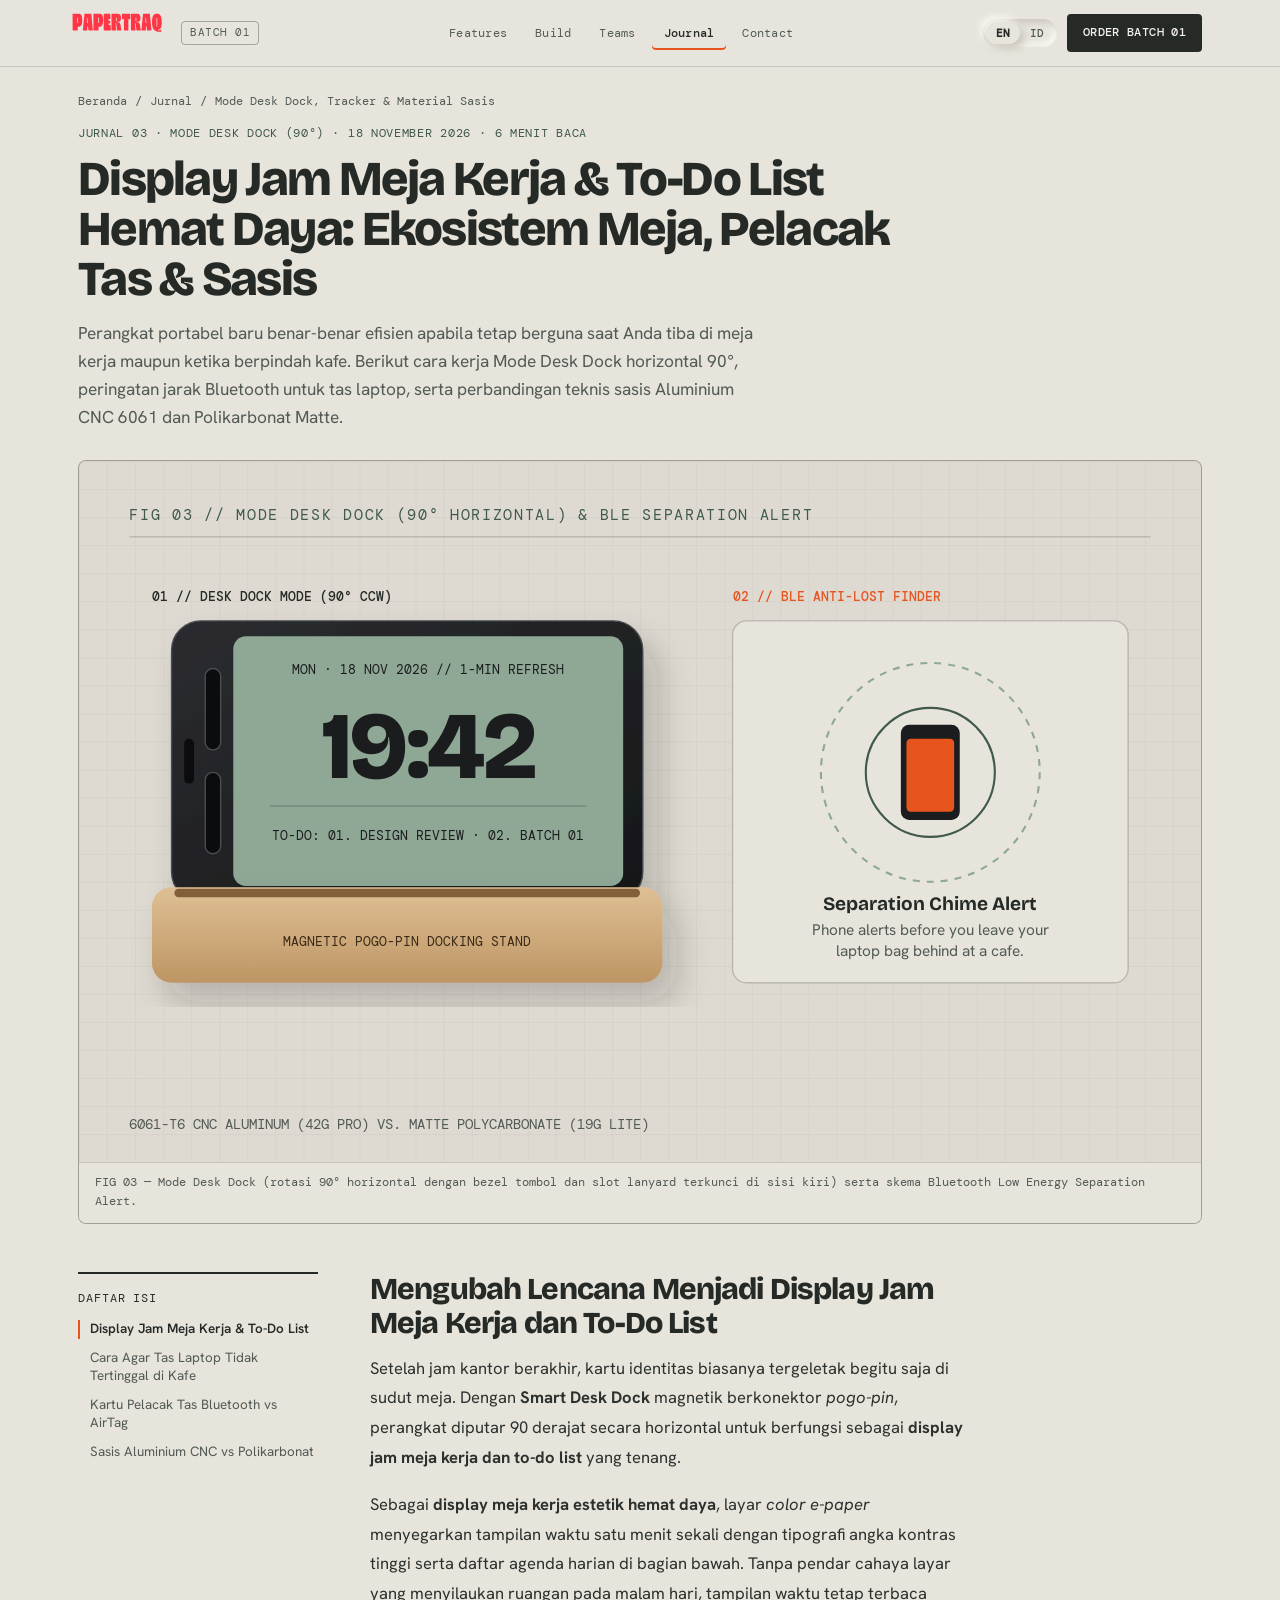
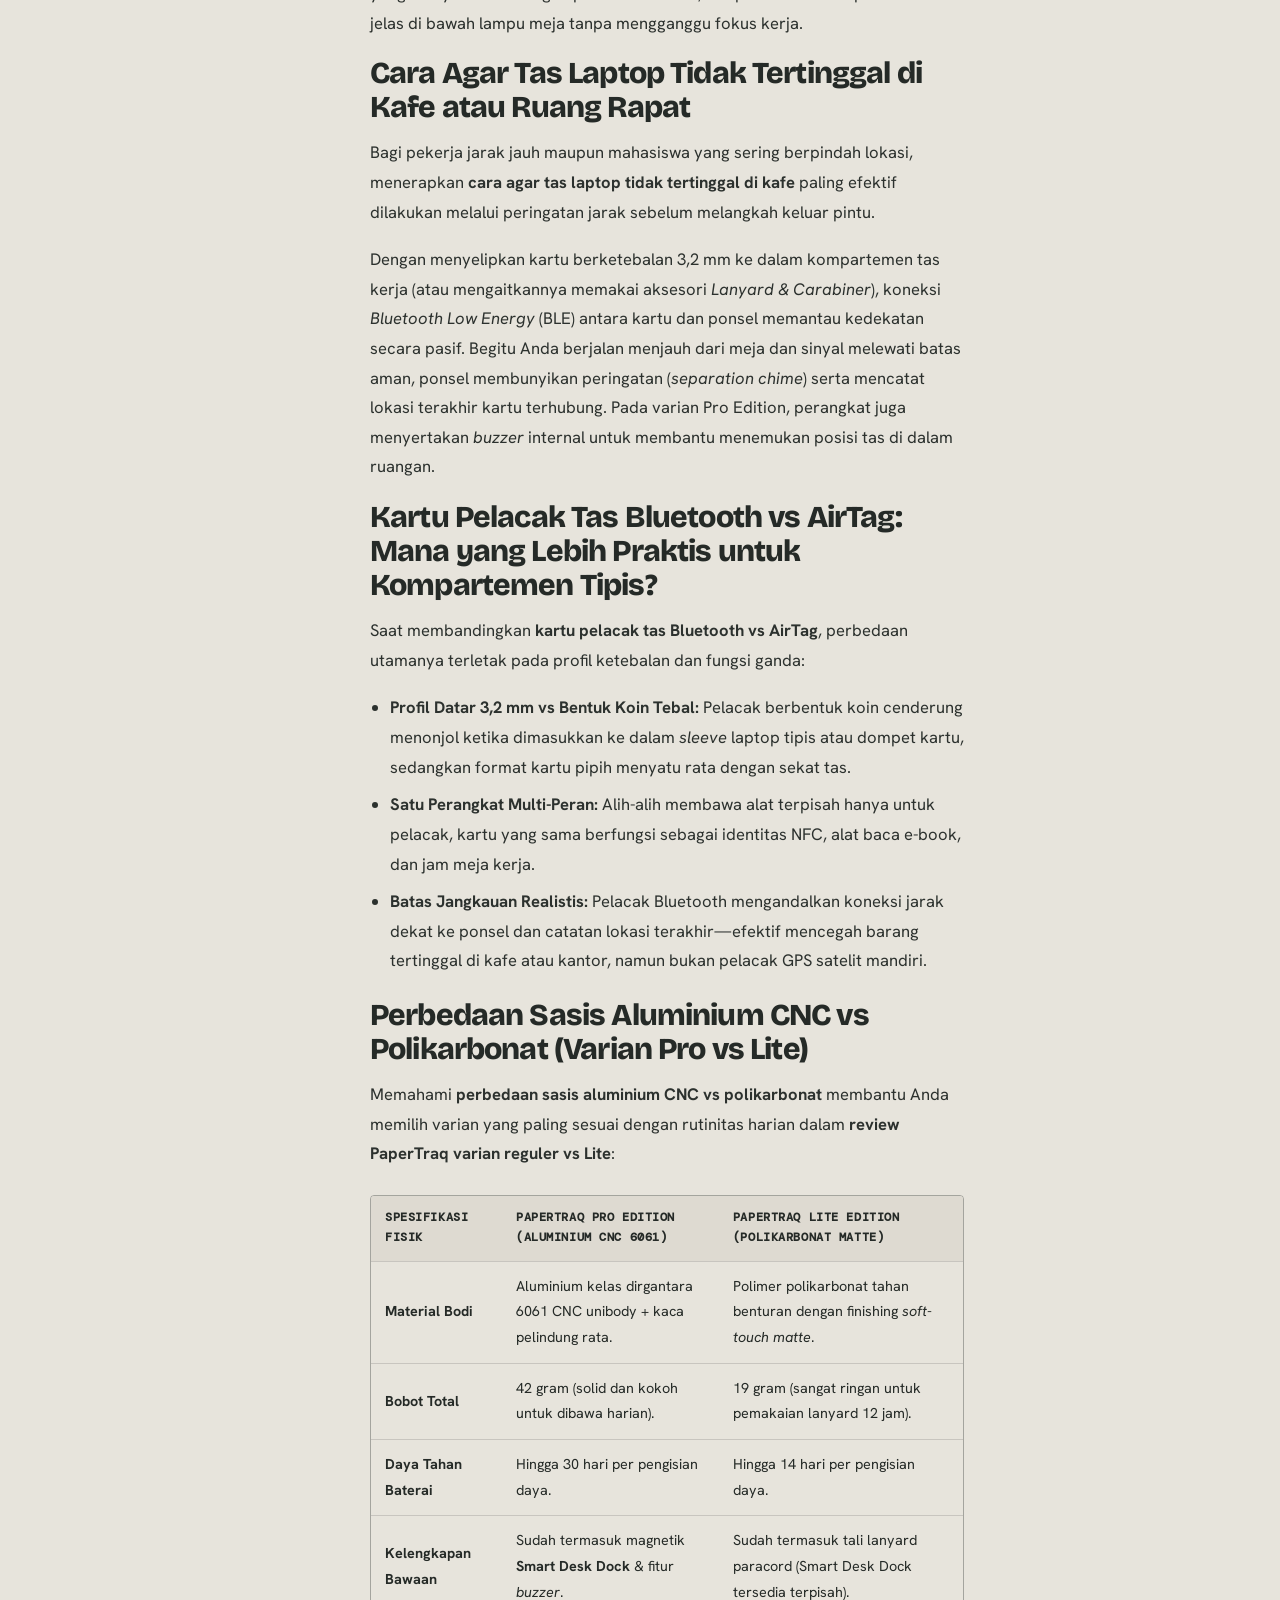
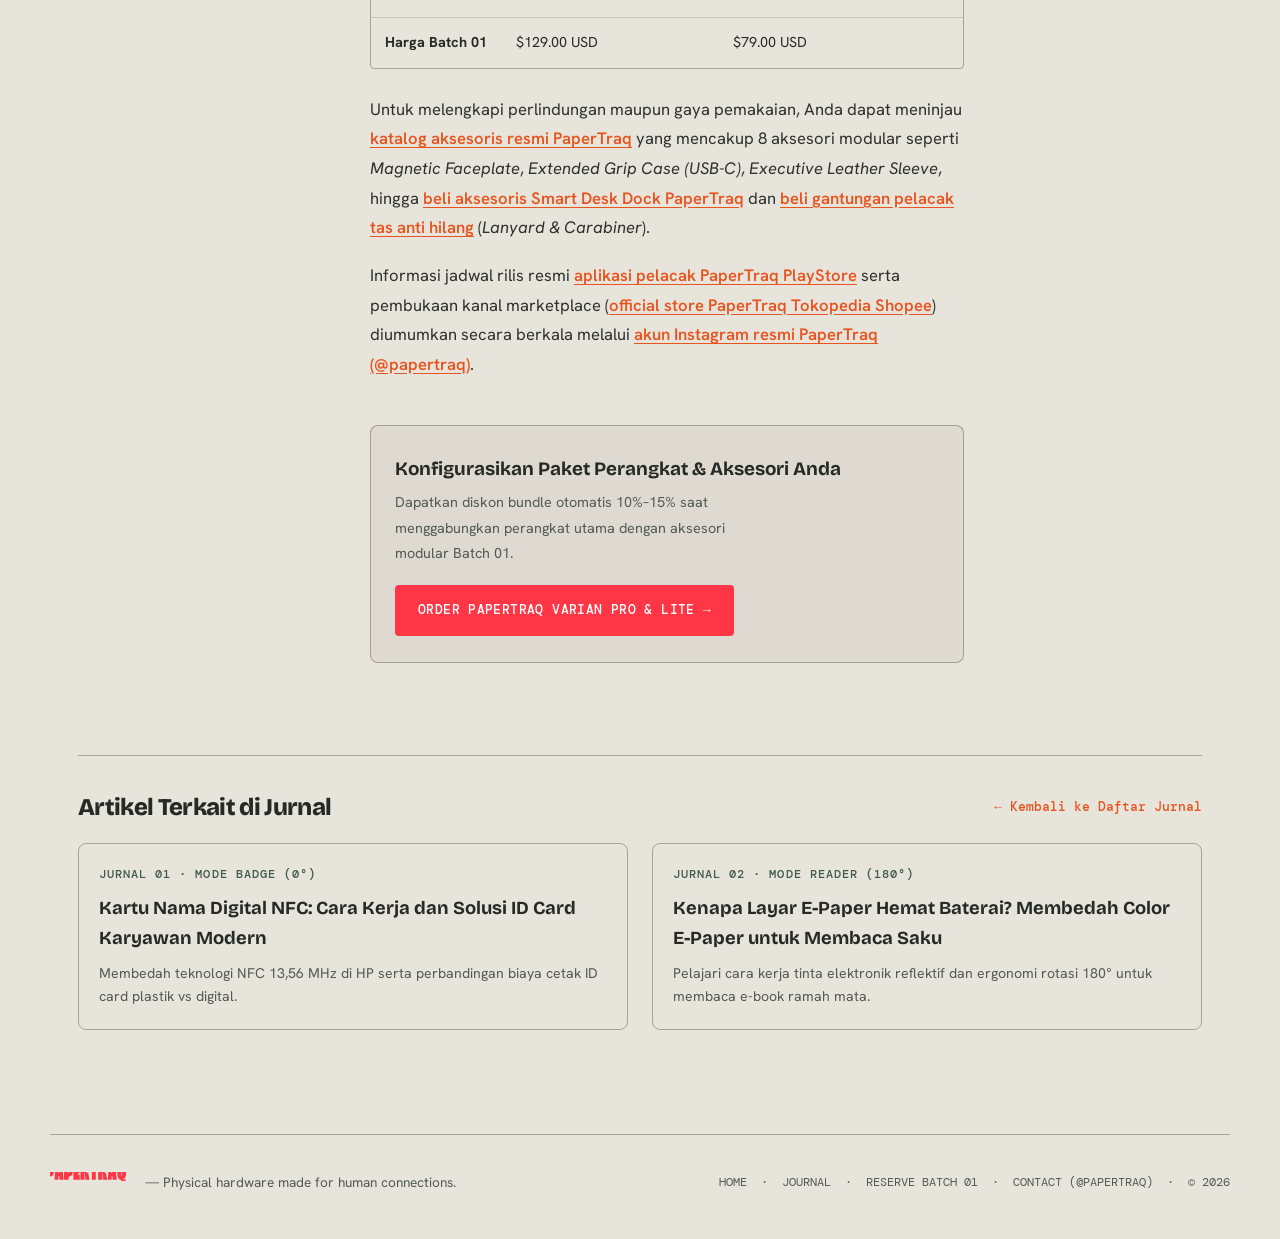
<file: papertraq-website/articles/article-3.html>
<!DOCTYPE html>
<html lang="id">
<head>
  <meta charset="UTF-8">
  <meta name="viewport" content="width=device-width, initial-scale=1.0">
  <title>Display Jam Meja Kerja &amp; To-Do List Hemat Daya | Jurnal PaperTraq</title>
  <meta name="description" content="Ubah lencana menjadi display jam meja kerja dan to-do list estetik hemat daya dengan Smart Desk Dock, fitur pelacak tas Bluetooth, dan perbedaan sasis aluminium CNC vs polikarbonat.">
  <meta name="keywords" content="display jam meja kerja dan to do list, cara agar tas laptop tidak tertinggal di kafe, perbedaan sasis aluminium cnc vs polikarbonat, kartu pelacak tas bluetooth vs airtag, display meja kerja estetik hemat daya, review papertraq varian reguler vs lite">
  <link rel="icon" type="image/svg+xml" href="../assets/pq-mark.svg">
  <link rel="preconnect" href="https://fonts.googleapis.com">
  <link rel="preconnect" href="https://fonts.gstatic.com" crossorigin>
  <link href="https://fonts.googleapis.com/css2?family=Bricolage+Grotesque:opsz,wght@12..96,500;12..96,700;12..96,800&family=Hanken+Grotesk:wght@400;500;600;700&family=DM+Mono:wght@400;500&display=swap" rel="stylesheet">
  <link rel="stylesheet" href="../css/style.css">
  <script type="application/ld+json">
  {
    "@context": "https://schema.org",
    "@type": "Article",
    "headline": "Display Jam Meja Kerja & To-Do List Hemat Daya: Ekosistem Meja, Pelacak Tas & Sasis",
    "description": "Panduan mengubah kartu pintar menjadi display jam meja kerja dan to-do list, cara mencegah tas laptop tertinggal di kafe, serta perbedaan sasis aluminium CNC vs polikarbonat.",
    "author": { "@type": "Organization", "name": "PaperTraq" },
    "publisher": { "@type": "Organization", "name": "PaperTraq" },
    "datePublished": "2026-11-18"
  }
  </script>
</head>
<body>

<svg width="0" height="0" style="position:absolute" aria-hidden="true">
  <symbol id="pq-logo" viewBox="180 250 2240 530">
    <path fill="#FF3646" fill-rule="evenodd" d="M345.0,703.0 L242.0,703.5 L234.0,701.0 L230.0,695.9 L229.5,310.0 L231.0,304.0 L236.0,300.4 L376.0,299.5 L399.0,303.5 L417.0,310.3 L433.3,324.0 L445.2,340.0 L457.1,375.0 L461.4,401.0 L463.5,472.0 L459.3,523.0 L446.2,567.0 L442.5,575.0 L431.0,590.4 L413.0,605.1 L389.0,614.4 L363.0,616.7 L356.0,620.1 L353.5,627.0 L353.3,692.0 L350.0,699.9 L345.0,703.0Z M711.0,703.1 L626.0,703.5 L613.0,700.9 L609.6,692.0 L603.1,613.0 L600.0,605.7 L593.0,603.0 L585.0,605.7 L581.6,612.0 L584.5,691.0 L581.0,700.9 L573.0,703.5 L488.0,703.5 L482.0,701.9 L478.4,698.0 L477.6,687.0 L483.4,647.0 L485.6,605.0 L491.6,539.0 L496.4,508.0 L501.6,431.0 L511.4,349.0 L513.6,309.0 L518.0,301.4 L527.0,299.5 L668.0,299.5 L676.0,301.0 L680.0,304.9 L688.4,366.0 L690.6,407.0 L704.4,540.0 L706.6,586.0 L717.4,680.0 L717.0,697.9 L711.0,703.1Z M847.0,703.0 L744.0,703.5 L736.0,701.0 L732.0,695.9 L731.5,310.0 L733.0,304.0 L738.0,300.4 L878.0,299.5 L901.0,303.5 L919.0,310.3 L935.3,324.0 L947.2,340.0 L959.1,375.0 L963.4,401.0 L965.5,472.0 L961.3,523.0 L948.2,567.0 L944.5,575.0 L933.0,590.4 L915.0,605.1 L891.0,614.4 L865.0,616.7 L858.0,620.1 L855.5,627.0 L855.3,692.0 L852.0,699.9 L847.0,703.0Z M1145.0,703.1 L992.0,703.5 L984.0,701.5 L981.0,698.0 L979.5,689.0 L979.5,311.0 L981.0,304.2 L985.0,300.6 L1127.0,299.5 L1133.0,301.1 L1136.0,305.0 L1141.5,358.0 L1143.2,426.0 L1140.2,430.0 L1135.0,431.5 L1105.0,427.6 L1099.0,428.4 L1093.9,436.0 L1093.5,451.0 L1094.9,460.0 L1100.0,465.6 L1106.0,467.4 L1129.0,467.8 L1135.5,472.0 L1136.2,530.0 L1134.0,534.2 L1128.0,537.1 L1104.0,537.6 L1098.0,539.8 L1094.8,545.0 L1094.5,558.0 L1096.3,565.0 L1101.0,569.1 L1137.0,570.8 L1142.0,573.1 L1145.0,578.0 L1152.4,691.0 L1150.0,700.0 L1145.0,703.1Z M1330.0,704.1 L1309.0,703.1 L1303.0,700.3 L1299.7,696.0 L1279.3,542.0 L1275.6,530.0 L1270.0,526.8 L1266.0,529.3 L1264.6,536.0 L1267.4,557.0 L1272.6,646.0 L1278.4,694.0 L1277.0,699.0 L1267.0,703.5 L1180.0,703.5 L1172.0,701.6 L1168.6,698.0 L1166.5,679.0 L1167.5,313.0 L1169.4,305.0 L1175.0,300.9 L1182.0,299.5 L1310.0,299.5 L1336.0,303.6 L1351.0,309.9 L1367.0,321.5 L1377.5,334.0 L1389.7,356.0 L1394.3,376.0 L1396.5,411.0 L1394.1,435.0 L1390.0,452.0 L1385.1,463.0 L1370.5,482.0 L1356.0,491.1 L1345.0,494.3 L1334.0,494.5 L1308.0,491.0 L1303.8,493.0 L1301.8,497.0 L1303.1,501.0 L1309.0,504.5 L1340.0,509.7 L1352.0,514.3 L1365.4,526.0 L1372.2,536.0 L1378.5,550.0 L1386.3,578.0 L1394.7,643.0 L1402.1,673.0 L1405.2,695.0 L1402.0,700.5 L1393.0,703.3 L1330.0,704.1Z M1566.0,703.0 L1480.0,703.5 L1472.0,701.2 L1468.0,697.0 L1466.5,677.0 L1466.4,435.0 L1464.2,430.0 L1460.0,427.8 L1427.0,431.5 L1422.5,430.0 L1420.0,426.0 L1419.5,310.0 L1421.1,304.0 L1426.0,300.0 L1609.0,299.5 L1616.0,301.4 L1620.0,306.0 L1621.5,314.0 L1621.5,414.0 L1620.0,426.0 L1616.0,431.0 L1611.0,432.5 L1582.0,427.8 L1577.0,430.7 L1574.6,436.0 L1574.5,689.0 L1572.0,699.0 L1566.0,703.0Z M1799.0,704.1 L1778.0,703.1 L1772.0,700.3 L1768.7,696.0 L1748.3,542.0 L1744.6,530.0 L1739.0,526.8 L1735.0,529.3 L1733.6,536.0 L1736.4,557.0 L1741.6,646.0 L1747.4,694.0 L1746.0,699.0 L1736.0,703.5 L1649.0,703.5 L1641.0,701.6 L1637.6,698.0 L1635.5,679.0 L1636.5,313.0 L1638.4,305.0 L1644.0,300.9 L1651.0,299.5 L1779.0,299.5 L1805.0,303.6 L1820.0,309.9 L1836.0,321.5 L1846.5,334.0 L1858.7,356.0 L1863.3,376.0 L1865.5,411.0 L1863.1,435.0 L1859.0,452.0 L1854.1,463.0 L1839.5,482.0 L1825.0,491.1 L1814.0,494.3 L1803.0,494.5 L1777.0,491.0 L1772.8,493.0 L1770.8,497.0 L1772.1,501.0 L1778.0,504.5 L1809.0,509.7 L1821.0,514.3 L1834.4,526.0 L1841.2,536.0 L1847.5,550.0 L1855.3,578.0 L1863.7,643.0 L1871.1,673.0 L1874.2,695.0 L1871.0,700.5 L1862.0,703.3 L1799.0,704.1Z M2122.0,703.1 L2037.0,703.5 L2024.0,700.9 L2020.6,692.0 L2014.1,613.0 L2011.0,605.7 L2004.0,603.0 L1996.0,605.7 L1992.6,612.0 L1995.5,691.0 L1992.0,700.9 L1984.0,703.5 L1899.0,703.5 L1893.0,701.9 L1889.4,698.0 L1888.6,687.0 L1894.4,647.0 L1896.6,605.0 L1902.6,539.0 L1907.4,508.0 L1912.6,431.0 L1922.4,349.0 L1924.6,309.0 L1929.0,301.4 L1938.0,299.5 L2079.0,299.5 L2087.0,301.0 L2091.0,304.9 L2099.4,366.0 L2101.6,407.0 L2115.4,540.0 L2117.6,586.0 L2128.4,680.0 L2128.0,697.9 L2122.0,703.1Z M2360.0,737.2 L2250.0,736.5 L2247.8,732.0 L2253.0,722.0 L2251.0,715.9 L2225.0,708.5 L2213.0,703.1 L2199.0,693.4 L2181.0,674.2 L2166.6,649.0 L2153.2,611.0 L2147.6,577.0 L2142.5,515.0 L2143.6,470.0 L2152.6,395.0 L2167.8,354.0 L2182.7,331.0 L2200.0,315.9 L2228.0,302.2 L2245.0,299.5 L2286.0,300.7 L2297.0,303.3 L2320.0,315.3 L2335.5,329.0 L2346.1,342.0 L2363.8,382.0 L2369.3,404.0 L2377.5,467.0 L2377.4,542.0 L2374.3,578.0 L2368.1,610.0 L2360.0,633.4 L2352.1,648.0 L2340.4,663.0 L2318.0,678.7 L2292.0,688.9 L2286.9,696.0 L2289.0,700.9 L2295.0,702.4 L2331.0,694.1 L2355.0,685.9 L2361.0,686.3 L2364.4,693.0 L2365.4,731.0 L2364.1,735.0 L2360.0,737.2Z M352.4,525.0 L358.0,522.0 L360.4,514.0 L360.5,410.0 L358.3,399.0 L351.0,395.0 L345.5,398.0 L343.5,404.0 L343.5,513.0 L346.0,522.0 L352.4,525.0Z M854.4,525.0 L860.0,522.0 L862.4,514.0 L862.5,410.0 L860.3,399.0 L853.0,395.0 L847.5,398.0 L845.5,404.0 L845.5,513.0 L848.0,522.0 L854.4,525.0Z M1290.7,475.0 L1294.2,472.0 L1296.3,467.0 L1297.5,429.0 L1296.1,402.0 L1293.0,396.6 L1288.0,394.6 L1282.6,397.0 L1279.6,404.0 L1279.5,465.0 L1283.0,473.4 L1287.0,475.5 L1290.7,475.0Z M1759.7,475.0 L1763.2,472.0 L1765.3,467.0 L1766.5,429.0 L1765.1,402.0 L1762.0,396.6 L1757.0,394.6 L1751.6,397.0 L1748.6,404.0 L1748.5,465.0 L1752.0,473.4 L1756.0,475.5 L1759.7,475.0Z M590.5,529.0 L594.2,526.0 L595.5,522.0 L593.4,471.0 L586.3,402.0 L584.0,397.2 L579.0,395.8 L574.1,399.0 L572.5,406.0 L577.6,516.0 L581.0,527.3 L585.0,529.4 L590.5,529.0Z M2001.5,529.0 L2005.2,526.0 L2006.5,522.0 L2004.4,471.0 L1997.3,402.0 L1995.0,397.2 L1990.0,395.8 L1985.1,399.0 L1983.5,406.0 L1988.6,516.0 L1992.0,527.3 L1996.0,529.4 L2001.5,529.0Z M2262.9,613.0 L2267.6,609.0 L2269.1,601.0 L2269.5,413.0 L2267.0,403.0 L2260.0,399.7 L2254.0,403.0 L2251.5,412.0 L2251.5,591.0 L2254.1,609.0 L2258.0,612.9 L2262.9,613.0Z"/>
  </symbol>
  <symbol id="pq-mark" viewBox="0 0 760 760">
    <rect x="115" y="85" width="185" height="590" rx="92.5" fill="#FF3646"/>
    <circle cx="495" cy="275" r="190" fill="#FF3646"/>
    <circle cx="495" cy="575" r="100" fill="#FF3646"/>
  </symbol>
</svg>
<header class="site-header">
  <div class="wrap">
    <div class="header-bar">
      <a href="../index.html#top" class="logo-box" title="PaperTraq Home">
        <svg class="wordmark" viewBox="180 250 2240 530" aria-label="PaperTraq"><use href="#pq-logo"/></svg>
        <svg class="mark-mobile" viewBox="0 0 760 760" aria-label="PaperTraq"><use href="#pq-mark"/></svg>
        <span class="ver">batch 01</span>
      </a>
      <nav class="main-nav" aria-label="Primary Navigation">
        <a href="../index.html#features" data-nav="home" data-en="Features" data-id="Fitur">Fitur</a>
        <a href="../index.html#build" data-en="Build" data-id="Material">Material</a>
        <a href="../index.html#enterprise" data-en="Teams" data-id="Tim B2B">Tim B2B</a>
        <a href="../journal.html" data-nav="journal" class="active" data-en="Journal" data-id="Jurnal">Jurnal</a>
        <a href="../contact.html" data-nav="contact" data-en="Contact" data-id="Kontak">Kontak</a>
      </nav>
      <div class="header-actions">
        <div class="lang-toggle" role="group" aria-label="Language Switcher">
          <button type="button" data-set-lang="en" onclick="setLang('en')">EN</button>
          <button type="button" data-set-lang="id" class="active" onclick="setLang('id')">ID</button>
        </div>
        <a href="../index.html#order" class="nav-cta" data-en="Order Batch 01" data-id="Pesan Batch 01">Pesan Batch 01</a>
      </div>
    </div>
    <nav class="mobile-nav-strip" aria-label="Mobile Navigation">
      <a href="../index.html#features" data-en="Features" data-id="Fitur">Fitur</a>
      <a href="../index.html#build" data-en="Build" data-id="Material">Material</a>
      <a href="../index.html#enterprise" data-en="Teams" data-id="Tim B2B">Tim B2B</a>
      <a href="../journal.html" class="active" data-en="Journal" data-id="Jurnal">Jurnal</a>
      <a href="../contact.html" data-en="Contact (@papertraq)" data-id="Kontak (@papertraq)">Kontak (@papertraq)</a>
    </nav>
  </div>
</header>

<main class="wrap">
  <nav class="breadcrumb" aria-label="Breadcrumb">
    <a href="../index.html">Beranda</a> /
    <a href="../journal.html">Jurnal</a> /
    <span>Mode Desk Dock, Tracker &amp; Material Sasis</span>
  </nav>

  <article>
    <header class="article-header">
      <div class="meta-line">
        <span>JURNAL 03 · MODE DESK DOCK (90°)</span> ·
        <span>18 NOVEMBER 2026</span> ·
        <span>6 MENIT BACA</span>
      </div>
      <h1>Display Jam Meja Kerja &amp; To-Do List Hemat Daya: Ekosistem Meja, Pelacak Tas &amp; Sasis</h1>
      <p class="lead">Perangkat portabel baru benar-benar efisien apabila tetap berguna saat Anda tiba di meja kerja maupun ketika berpindah kafe. Berikut cara kerja Mode Desk Dock horizontal 90°, peringatan jarak Bluetooth untuk tas laptop, serta perbandingan teknis sasis Aluminium CNC 6061 dan Polikarbonat Matte.</p>
    </header>

    <figure class="article-hero-fig">
      <svg viewBox="0 0 800 500" xmlns="http://www.w3.org/2000/svg" role="img" aria-label="Studio hardware diagram: PaperTraq Mode Desk Dock 90° horizontal and Bluetooth bag tracker">
  <defs>
    <pattern id="grid3" width="20" height="20" patternUnits="userSpaceOnUse">
      <path d="M 20 0 L 0 0 0 20" fill="none" stroke="rgba(37,42,39,0.06)" stroke-width="1"/>
    </pattern>
    <linearGradient id="aluBody3" x1="0" y1="0" x2="1" y2="1">
      <stop offset="0%" stop-color="#2b2d30"/>
      <stop offset="100%" stop-color="#151618"/>
    </linearGradient>
    <linearGradient id="woodDock3" x1="0" y1="0" x2="0" y2="1">
      <stop offset="0%" stop-color="#dec094"/>
      <stop offset="100%" stop-color="#be9564"/>
    </linearGradient>
    <filter id="drop3" x="-15%" y="-15%" width="140%" height="140%">
      <feDropShadow dx="10" dy="14" stdDeviation="12" flood-color="#1b1c1e" flood-opacity="0.22"/>
    </filter>
  </defs>
  <rect width="800" height="500" fill="#dedad1"/>
  <rect width="800" height="500" fill="url(#grid3)"/>

  <text x="36" y="42" font-family="DM Mono,monospace" font-size="11" fill="#3f594b" letter-spacing="1.2">FIG 03 // MODE DESK DOCK (90° HORIZONTAL) &amp; BLE SEPARATION ALERT</text>
  <line x1="36" y1="54" x2="764" y2="54" stroke="rgba(37,42,39,0.18)" stroke-width="1"/>

  <!-- Left: Desk Dock 90° Landscape (Thick Bezel with Lanyard Slot + 2 Buttons on LEFT SIDE) -->
  <g transform="translate(52, 114)">
    <text x="0" y="-14" font-family="DM Mono,monospace" font-size="9.5" fill="#252a27" font-weight="500">01 // DESK DOCK MODE (90° CCW)</text>
    <g filter="url(#drop3)">
      <rect x="14" y="0" width="336" height="200" rx="21" fill="url(#aluBody3)" stroke="#484b51" stroke-width="1"/>
    </g>
    <!-- Left Thick Bezel: Lanyard Slot + 2 Capsule Buttons on SAME bezel -->
    <rect x="23" y="84" width="7" height="32" rx="3.5" fill="#0b0c0d"/>
    <rect x="38" y="34" width="11" height="58" rx="5.5" fill="#0b0c0d" stroke="#4a4d54" stroke-width="1"/>
    <rect x="38" y="108" width="11" height="58" rx="5.5" fill="#0b0c0d" stroke="#4a4d54" stroke-width="1"/>

    <!-- E-Paper Desk Clock Screen -->
    <rect x="58" y="11" width="278" height="178" rx="9" fill="#8fa896"/>
    <text x="197" y="38" text-anchor="middle" font-family="DM Mono,monospace" font-size="9.5" fill="#1b1c1e">MON · 18 NOV 2026 // 1-MIN REFRESH</text>
    <text x="197" y="112" text-anchor="middle" font-family="Bricolage Grotesque,sans-serif" font-weight="800" font-size="68" letter-spacing="-2" fill="#1b1c1e">19:42</text>
    <line x1="84" y1="132" x2="310" y2="132" stroke="rgba(27,28,30,0.22)" stroke-width="1"/>
    <text x="197" y="156" text-anchor="middle" font-family="DM Mono,monospace" font-size="9.5" fill="#1b1c1e">TO-DO: 01. DESIGN REVIEW  ·  02. BATCH 01</text>

    <!-- Magnetic Wooden Dock Base with Seating Groove -->
    <g filter="url(#drop3)">
      <rect x="0" y="190" width="364" height="68" rx="14" fill="url(#woodDock3)"/>
    </g>
    <rect x="16" y="191" width="332" height="6" rx="3" fill="#825f3a"/>
    <text x="182" y="232" text-anchor="middle" font-family="DM Mono,monospace" font-size="9" fill="#3a2916">MAGNETIC POGO-PIN DOCKING STAND</text>
  </g>

  <!-- Right: BLE Bag Separation Tracker & Chassis Comparison -->
  <g transform="translate(466, 114)">
    <text x="0" y="-14" font-family="DM Mono,monospace" font-size="9.5" fill="#e8541e" font-weight="500">02 // BLE ANTI-LOST FINDER</text>
    <rect x="0" y="0" width="282" height="258" rx="10" fill="#e7e4dc" stroke="rgba(37,42,39,0.22)" stroke-width="1"/>

    <circle cx="141" cy="108" r="78" fill="none" stroke="#8fa896" stroke-width="1.5" stroke-dasharray="5 5"/>
    <circle cx="141" cy="108" r="46" fill="none" stroke="#3f594b" stroke-width="1.5"/>

    <!-- Mini PaperTraq Card inside Laptop Sleeve -->
    <rect x="120" y="74" width="42" height="68" rx="6" fill="#1b1c1e"/>
    <rect x="124" y="84" width="34" height="52" rx="3" fill="#e8541e"/>
    <text x="141" y="206" text-anchor="middle" font-family="Bricolage Grotesque,sans-serif" font-weight="700" font-size="13.5" fill="#252a27">Separation Chime Alert</text>
    <text x="141" y="224" text-anchor="middle" font-family="Hanken Grotesk,sans-serif" font-size="11" fill="#525a55">Phone alerts before you leave your</text>
    <text x="141" y="239" text-anchor="middle" font-family="Hanken Grotesk,sans-serif" font-size="11" fill="#525a55">laptop bag behind at a cafe.</text>
  </g>

  <text x="36" y="476" font-family="DM Mono,monospace" font-size="10" fill="#525a55">6061-T6 CNC ALUMINUM (42G PRO) VS. MATTE POLYCARBONATE (19G LITE)</text>
</svg>
      <figcaption>FIG 03 — Mode Desk Dock (rotasi 90° horizontal dengan bezel tombol dan slot lanyard terkunci di sisi kiri) serta skema Bluetooth Low Energy Separation Alert.</figcaption>
    </figure>

    <div class="article-layout">
      <aside class="article-toc" aria-label="Daftar Isi Artikel">
        <span class="article-toc-title">Daftar Isi</span>
        <ul>
          <li><a href="#desk-dock-clock">Display Jam Meja Kerja &amp; To-Do List</a></li>
          <li><a href="#pelacak-tas-kafe">Cara Agar Tas Laptop Tidak Tertinggal di Kafe</a></li>
          <li><a href="#bluetooth-vs-airtag">Kartu Pelacak Tas Bluetooth vs AirTag</a></li>
          <li><a href="#cnc-vs-polikarbonat">Sasis Aluminium CNC vs Polikarbonat</a></li>
        </ul>
      </aside>

      <div class="article-prose">
        <section id="desk-dock-clock">
          <h2>Mengubah Lencana Menjadi Display Jam Meja Kerja dan To-Do List</h2>
          <p>Setelah jam kantor berakhir, kartu identitas biasanya tergeletak begitu saja di sudut meja. Dengan <strong>Smart Desk Dock</strong> magnetik berkonektor <em>pogo-pin</em>, perangkat diputar 90 derajat secara horizontal untuk berfungsi sebagai <strong>display jam meja kerja dan to-do list</strong> yang tenang.</p>
          <p>Sebagai <strong>display meja kerja estetik hemat daya</strong>, layar <em>color e-paper</em> menyegarkan tampilan waktu satu menit sekali dengan tipografi angka kontras tinggi serta daftar agenda harian di bagian bawah. Tanpa pendar cahaya layar yang menyilaukan ruangan pada malam hari, tampilan waktu tetap terbaca jelas di bawah lampu meja tanpa mengganggu fokus kerja.</p>
        </section>

        <section id="pelacak-tas-kafe">
          <h2>Cara Agar Tas Laptop Tidak Tertinggal di Kafe atau Ruang Rapat</h2>
          <p>Bagi pekerja jarak jauh maupun mahasiswa yang sering berpindah lokasi, menerapkan <strong>cara agar tas laptop tidak tertinggal di kafe</strong> paling efektif dilakukan melalui peringatan jarak sebelum melangkah keluar pintu.</p>
          <p>Dengan menyelipkan kartu berketebalan 3,2 mm ke dalam kompartemen tas kerja (atau mengaitkannya memakai aksesori <em>Lanyard &amp; Carabiner</em>), koneksi <em>Bluetooth Low Energy</em> (BLE) antara kartu dan ponsel memantau kedekatan secara pasif. Begitu Anda berjalan menjauh dari meja dan sinyal melewati batas aman, ponsel membunyikan peringatan (<em>separation chime</em>) serta mencatat lokasi terakhir kartu terhubung. Pada varian Pro Edition, perangkat juga menyertakan <em>buzzer</em> internal untuk membantu menemukan posisi tas di dalam ruangan.</p>
        </section>

        <section id="bluetooth-vs-airtag">
          <h2>Kartu Pelacak Tas Bluetooth vs AirTag: Mana yang Lebih Praktis untuk Kompartemen Tipis?</h2>
          <p>Saat membandingkan <strong>kartu pelacak tas Bluetooth vs AirTag</strong>, perbedaan utamanya terletak pada profil ketebalan dan fungsi ganda:</p>
          <ul>
            <li><strong>Profil Datar 3,2 mm vs Bentuk Koin Tebal:</strong> Pelacak berbentuk koin cenderung menonjol ketika dimasukkan ke dalam <em>sleeve</em> laptop tipis atau dompet kartu, sedangkan format kartu pipih menyatu rata dengan sekat tas.</li>
            <li><strong>Satu Perangkat Multi-Peran:</strong> Alih-alih membawa alat terpisah hanya untuk pelacak, kartu yang sama berfungsi sebagai identitas NFC, alat baca e-book, dan jam meja kerja.</li>
            <li><strong>Batas Jangkauan Realistis:</strong> Pelacak Bluetooth mengandalkan koneksi jarak dekat ke ponsel dan catatan lokasi terakhir—efektif mencegah barang tertinggal di kafe atau kantor, namun bukan pelacak GPS satelit mandiri.</li>
          </ul>
        </section>

        <section id="cnc-vs-polikarbonat">
          <h2>Perbedaan Sasis Aluminium CNC vs Polikarbonat (Varian Pro vs Lite)</h2>
          <p>Memahami <strong>perbedaan sasis aluminium CNC vs polikarbonat</strong> membantu Anda memilih varian yang paling sesuai dengan rutinitas harian dalam <strong>review PaperTraq varian reguler vs Lite</strong>:</p>

          <div class="spec-table-wrap">
            <table class="spec-table">
              <thead>
                <tr>
                  <th>Spesifikasi Fisik</th>
                  <th>PaperTraq Pro Edition (Aluminium CNC 6061)</th>
                  <th>PaperTraq Lite Edition (Polikarbonat Matte)</th>
                </tr>
              </thead>
              <tbody>
                <tr>
                  <td><strong>Material Bodi</strong></td>
                  <td>Aluminium kelas dirgantara 6061 CNC unibody + kaca pelindung rata.</td>
                  <td>Polimer polikarbonat tahan benturan dengan finishing <em>soft-touch matte</em>.</td>
                </tr>
                <tr>
                  <td><strong>Bobot Total</strong></td>
                  <td>42 gram (solid dan kokoh untuk dibawa harian).</td>
                  <td>19 gram (sangat ringan untuk pemakaian lanyard 12 jam).</td>
                </tr>
                <tr>
                  <td><strong>Daya Tahan Baterai</strong></td>
                  <td>Hingga 30 hari per pengisian daya.</td>
                  <td>Hingga 14 hari per pengisian daya.</td>
                </tr>
                <tr>
                  <td><strong>Kelengkapan Bawaan</strong></td>
                  <td>Sudah termasuk magnetik <strong>Smart Desk Dock</strong> &amp; fitur <em>buzzer</em>.</td>
                  <td>Sudah termasuk tali lanyard paracord (Smart Desk Dock tersedia terpisah).</td>
                </tr>
                <tr>
                  <td><strong>Harga Batch 01</strong></td>
                  <td>$129.00 USD</td>
                  <td>$79.00 USD</td>
                </tr>
              </tbody>
            </table>
          </div>

          <p>Untuk melengkapi perlindungan maupun gaya pemakaian, Anda dapat meninjau <a href="../index.html#order" class="inline-cta">katalog aksesoris resmi PaperTraq</a> yang mencakup 8 aksesori modular seperti <em>Magnetic Faceplate</em>, <em>Extended Grip Case (USB-C)</em>, <em>Executive Leather Sleeve</em>, hingga <a href="../index.html#order" class="inline-cta">beli aksesoris Smart Desk Dock PaperTraq</a> dan <a href="../index.html#order" class="inline-cta">beli gantungan pelacak tas anti hilang</a> (<em>Lanyard &amp; Carabiner</em>).</p>
          <p>Informasi jadwal rilis resmi <a href="../contact.html" class="inline-cta">aplikasi pelacak PaperTraq PlayStore</a> serta pembukaan kanal marketplace (<a href="../contact.html" class="inline-cta">official store PaperTraq Tokopedia Shopee</a>) diumumkan secara berkala melalui <a href="https://instagram.com/papertraq" target="_blank" rel="noopener noreferrer" class="inline-cta">akun Instagram resmi PaperTraq (@papertraq)</a>.</p>
        </section>

        <div class="article-bridge">
          <div>
            <h3>Konfigurasikan Paket Perangkat &amp; Aksesori Anda</h3>
            <p>Dapatkan diskon bundle otomatis 10%–15% saat menggabungkan perangkat utama dengan aksesori modular Batch 01.</p>
          </div>
          <a href="../index.html#order" class="btn coral">Order PaperTraq Varian Pro &amp; Lite →</a>
        </div>
      </div>
    </div>

    <section class="related-section" aria-label="Artikel Terkait">
      <div style="display:flex;justify-content:space-between;align-items:center;flex-wrap:wrap;gap:12px">
        <h2 style="font-size:1.5rem">Artikel Terkait di Jurnal</h2>
        <a href="../journal.html" class="text-link">← Kembali ke Daftar Jurnal</a>
      </div>
      <div class="related-grid">
        <a href="article-1.html" class="related-item">
          <span class="tag">JURNAL 01 · MODE BADGE (0°)</span>
          <h4>Kartu Nama Digital NFC: Cara Kerja dan Solusi ID Card Karyawan Modern</h4>
          <p>Membedah teknologi NFC 13,56 MHz di HP serta perbandingan biaya cetak ID card plastik vs digital.</p>
        </a>
        <a href="article-2.html" class="related-item">
          <span class="tag">JURNAL 02 · MODE READER (180°)</span>
          <h4>Kenapa Layar E-Paper Hemat Baterai? Membedah Color E-Paper untuk Membaca Saku</h4>
          <p>Pelajari cara kerja tinta elektronik reflektif dan ergonomi rotasi 180° untuk membaca e-book ramah mata.</p>
        </a>
      </div>
    </section>
  </article>
</main>

<footer class="wrap site-footer">
  <div style="display:flex;align-items:center;gap:10px">
    <svg viewBox="180 250 2240 530" height="20" aria-label="PaperTraq"><use href="#pq-logo"/></svg>
    <span data-en="— Physical hardware made for human connections." data-id="— Perangkat keras fisik yang dirancang untuk koneksi manusia.">— Perangkat keras fisik yang dirancang untuk koneksi manusia.</span>
  </div>
  <div class="footer-links">
    <a href="../index.html#top" data-en="HOME" data-id="BERANDA">BERANDA</a> ·
    <a href="../journal.html" data-en="JOURNAL" data-id="JURNAL">JURNAL</a> ·
    <a href="../index.html#order" data-en="RESERVE BATCH 01" data-id="RESERVASI BATCH 01">RESERVASI BATCH 01</a> ·
    <a href="../contact.html" data-en="CONTACT (@PAPERTRAQ)" data-id="KONTAK (@PAPERTRAQ)">KONTAK (@PAPERTRAQ)</a> ·
    <span>© 2026</span>
  </div>
</footer>
<script src="../js/app.js" defer></script>
</body>
</html>
</file>
<file: papertraq-website/css/style.css>
/* ==========================================================================
   PAPERTRAQ DESIGN SYSTEM (css/style.css)
   Editorial-Industrial Hardware & Calm Color E-Paper Architecture
   ========================================================================== */

:root {
  /* Core Paper & Ink Palette */
  --bg: #e7e4dc;
  --bg-deep: #dedad1;
  --bg-elevated: #ece9e2;
  --surface-tint: rgba(222, 218, 209, 0.52);
  --hairline: rgba(37, 42, 39, 0.16);
  --hairline-strong: rgba(37, 42, 39, 0.34);
  --shadow-d: #c6c2b8;
  --shadow-l: #fffdf7;

  /* Ink & Semantic Accents */
  --ink: #252a27;
  --ink-soft: #525a55;
  --sage: #8fa896;
  --sage-deep: #3f594b;
  --slate: #5c7480;
  --orange: #e8541e;
  --logo: #ff3646;
  --chassis: #1b1c1e;

  /* Typography */
  --f-display: 'Bricolage Grotesque', 'Trebuchet MS', sans-serif;
  --f-body: 'Hanken Grotesk', 'Segoe UI', sans-serif;
  --f-mono: 'DM Mono', 'Courier New', monospace;

  /* Spacing Scale */
  --s-1: 6px;
  --s-2: 12px;
  --s-3: 20px;
  --s-4: 32px;
  --s-5: 64px;
  --s-6: 108px;

  /* Crisp Architectural Radii (No generic oversized rounded cards) */
  --r-xs: 4px;
  --r-sm: 8px;
  --r-md: 12px;
  --r-pill: 999px;

  /* Selective Tactile Elevation (Reserved strictly for physical controls) */
  --tactile-raise: 4px 4px 10px var(--shadow-d), -4px -4px 10px var(--shadow-l);
  --tactile-inset: inset 3px 3px 7px var(--shadow-d), inset -3px -3px 7px var(--shadow-l);
}

*, *::before, *::after {
  box-sizing: border-box;
  margin: 0;
  padding: 0;
}

html {
  scroll-behavior: smooth;
  overflow-x: clip;
}

body {
  font-family: var(--f-body);
  background: var(--bg);
  color: var(--ink);
  line-height: 1.62;
  -webkit-font-smoothing: antialiased;
  overflow-x: clip;
}

a {
  color: inherit;
  transition: color 0.18s ease, border-color 0.18s ease, background-color 0.18s ease;
}

a:focus-visible,
button:focus-visible,
input:focus-visible,
select:focus-visible,
textarea:focus-visible {
  outline: 2px solid var(--orange);
  outline-offset: 3px;
}

svg, img {
  max-width: 100%;
  display: block;
}

.wrap {
  max-width: 1180px;
  margin: 0 auto;
  padding: 0 28px;
}

/* ==========================================================================
   STICKY ARCHITECTURAL HEADER & MOBILE NAV
   ========================================================================== */
.site-header {
  position: sticky;
  top: 0;
  z-index: 60;
  background: rgba(231, 228, 220, 0.96);
  border-bottom: 1px solid var(--hairline);
  padding: 14px 0;
}

.header-bar {
  display: flex;
  align-items: center;
  justify-content: space-between;
  gap: 16px;
}

.logo-box {
  display: inline-flex;
  align-items: center;
  gap: 10px;
  text-decoration: none;
  flex-shrink: 0;
}

.logo-box svg.wordmark {
  height: 22px;
  width: auto;
  overflow: visible;
}

.logo-box svg.mark-mobile {
  display: none;
  height: 24px;
  width: 24px;
}

.ver {
  font-family: var(--f-mono);
  font-size: 0.68rem;
  letter-spacing: 0.05em;
  text-transform: uppercase;
  padding: 2px 8px;
  border: 1px solid var(--hairline-strong);
  border-radius: var(--r-xs);
  color: var(--ink-soft);
  white-space: nowrap;
}

.main-nav {
  display: flex;
  align-items: center;
  gap: 4px;
}

.main-nav a {
  text-decoration: none;
  font-family: var(--f-mono);
  font-size: 0.78rem;
  letter-spacing: 0.02em;
  color: var(--ink-soft);
  padding: 7px 12px;
  border-radius: var(--r-xs);
}

.main-nav a:hover {
  color: var(--ink);
  background: var(--surface-tint);
}

.main-nav a.active {
  color: var(--ink);
  font-weight: 500;
  box-shadow: inset 0 -2px 0 var(--orange);
}

.header-actions {
  display: flex;
  align-items: center;
  gap: 10px;
  flex-shrink: 0;
}

/* Tactile Language Switcher Pill */
.lang-toggle {
  display: inline-flex;
  align-items: center;
  padding: 3px;
  border-radius: var(--r-pill);
  box-shadow: var(--tactile-inset);
  background: var(--bg);
}

.lang-toggle button {
  font-family: var(--f-mono);
  font-size: 0.7rem;
  font-weight: 500;
  border: 0;
  background: transparent;
  color: var(--ink-soft);
  padding: 4px 10px;
  border-radius: var(--r-pill);
  cursor: pointer;
  transition: all 0.18s ease;
}

.lang-toggle button.active {
  background: var(--bg);
  color: var(--ink);
  font-weight: 700;
  box-shadow: var(--tactile-raise);
}

.nav-cta {
  text-decoration: none;
  font-family: var(--f-mono);
  font-size: 0.76rem;
  font-weight: 500;
  letter-spacing: 0.03em;
  text-transform: uppercase;
  background: var(--ink);
  color: #f4f1ea;
  padding: 9px 16px;
  border-radius: var(--r-xs);
  white-space: nowrap;
}

.nav-cta:hover {
  background: var(--orange);
  color: #fff;
}

.mobile-nav-strip {
  display: none;
}

/* ==========================================================================
   TYPOGRAPHY & ACTION CONTROLS
   ========================================================================== */
.eyebrow {
  display: inline-flex;
  align-items: center;
  gap: 8px;
  font-family: var(--f-mono);
  font-size: 0.74rem;
  letter-spacing: 0.06em;
  text-transform: uppercase;
  color: var(--sage-deep);
  margin-bottom: 18px;
}

.eyebrow::before {
  content: "";
  width: 7px;
  height: 7px;
  border-radius: 50%;
  background: var(--orange);
}

.tag {
  font-family: var(--f-mono);
  font-size: 0.72rem;
  color: var(--sage-deep);
  text-transform: uppercase;
  letter-spacing: 0.09em;
  display: block;
  margin-bottom: 10px;
  font-weight: 500;
}

h1 {
  font-family: var(--f-display);
  font-weight: 800;
  font-size: clamp(2.35rem, 4.8vw, 4.15rem);
  line-height: 1.03;
  letter-spacing: -0.035em;
  margin-bottom: 22px;
}

h1 span {
  color: var(--orange);
}

h2 {
  font-family: var(--f-display);
  font-weight: 800;
  font-size: clamp(1.8rem, 3.4vw, 2.65rem);
  letter-spacing: -0.028em;
  line-height: 1.12;
}

.lead {
  font-size: 1.08rem;
  color: var(--ink-soft);
  max-width: 52ch;
  margin-bottom: 30px;
  line-height: 1.62;
}

.btns {
  display: flex;
  gap: 12px;
  flex-wrap: wrap;
}

.btn {
  font-family: var(--f-mono);
  font-weight: 500;
  font-size: 0.8rem;
  letter-spacing: 0.03em;
  text-transform: uppercase;
  text-decoration: none;
  padding: 13px 22px;
  border-radius: var(--r-xs);
  display: inline-flex;
  align-items: center;
  gap: 8px;
  border: 1px solid transparent;
  cursor: pointer;
  transition: all 0.18s ease;
}

.btn:disabled {
  opacity: 0.4;
  cursor: not-allowed;
}

.btn.coral {
  background: var(--logo);
  color: #fff;
}

.btn.coral:hover:not(:disabled) {
  background: #d92636;
}

.btn.main {
  background: var(--ink);
  color: #f4f1ea;
}

.btn.main:hover:not(:disabled) {
  background: var(--orange);
  color: #fff;
}

.btn.alt {
  background: transparent;
  color: var(--ink);
  border-color: var(--hairline-strong);
}

.btn.alt:hover:not(:disabled) {
  background: var(--surface-tint);
  border-color: var(--ink);
}

.text-link {
  display: inline-flex;
  align-items: center;
  gap: 6px;
  font-family: var(--f-mono);
  font-size: 0.8rem;
  font-weight: 500;
  color: var(--orange);
  text-decoration: none;
}

.text-link:hover {
  text-decoration: underline;
  text-underline-offset: 4px;
}

/* ==========================================================================
   HOMEPAGE HERO & STUDIO HARDWARE STAGE
   ========================================================================== */
.hero {
  display: grid;
  grid-template-columns: 1.08fr 0.92fr;
  gap: 52px;
  align-items: center;
  padding: 56px 0 44px;
}

.stage {
  background: var(--bg-deep);
  border: 1px solid var(--hairline);
  border-radius: var(--r-md);
  padding: 24px 20px 20px;
}

.stage-top-meta {
  display: flex;
  justify-content: space-between;
  align-items: center;
  font-family: var(--f-mono);
  font-size: 0.68rem;
  color: var(--ink-soft);
  padding-bottom: 12px;
  margin-bottom: 10px;
  border-bottom: 1px solid var(--hairline);
}

.stage svg.hardware-svg {
  width: 100%;
  max-width: 340px;
  height: auto;
  margin: 0 auto;
}

.stage-controls {
  margin-top: 16px;
  padding-top: 14px;
  border-top: 1px solid var(--hairline);
  display: flex;
  flex-direction: column;
  align-items: center;
  gap: 10px;
}

.modes {
  display: inline-flex;
  gap: 4px;
  padding: 4px;
  border-radius: var(--r-pill);
  box-shadow: var(--tactile-inset);
  background: var(--bg);
}

.modes button {
  font-family: var(--f-mono);
  font-size: 0.72rem;
  border: 0;
  background: transparent;
  color: var(--ink-soft);
  padding: 7px 14px;
  border-radius: var(--r-pill);
  cursor: pointer;
  transition: all 0.18s ease;
}

.modes button.on {
  background: var(--bg);
  color: var(--ink);
  font-weight: 700;
  box-shadow: var(--tactile-raise);
}

.stage small {
  display: block;
  font-size: 0.8rem;
  color: var(--ink-soft);
  text-align: center;
  max-width: 340px;
  line-height: 1.45;
}

/* Architectural 1px Spec Bar (Replaces 4 heavy inset boxes) */
.specs-bar {
  display: grid;
  grid-template-columns: repeat(4, 1fr);
  border-top: 1px solid var(--hairline-strong);
  border-bottom: 1px solid var(--hairline-strong);
  margin-top: 12px;
}

.spec-cell {
  padding: 22px 16px;
  border-right: 1px solid var(--hairline);
}

.spec-cell:last-child {
  border-right: 0;
}

.spec-cell b {
  display: block;
  font-family: var(--f-display);
  font-size: clamp(1.5rem, 2.5vw, 2rem);
  font-weight: 800;
  letter-spacing: -0.025em;
  line-height: 1.1;
  margin-bottom: 4px;
}

.spec-cell i {
  font-style: normal;
  font-family: var(--f-mono);
  font-size: 0.7rem;
  color: var(--ink-soft);
  text-transform: uppercase;
  letter-spacing: 0.06em;
}

/* ==========================================================================
   EDITORIAL SECTIONS & VARIED LAYOUT RHYTHM
   ========================================================================== */
section.page-section {
  padding-top: var(--s-6);
}

.section-header-split {
  display: grid;
  grid-template-columns: 1fr 1fr;
  gap: 32px;
  align-items: end;
  margin-bottom: 40px;
}

.section-header-split p {
  color: var(--ink-soft);
  font-size: 1rem;
  max-width: 48ch;
}

/* Feature Matrix — Clean Numbered Industrial Grid (No rounded shadow cards) */
.feature-matrix {
  display: grid;
  grid-template-columns: repeat(3, 1fr);
  border-top: 1px solid var(--hairline-strong);
  border-left: 1px solid var(--hairline);
}

.feature-cell {
  padding: 32px 26px;
  border-right: 1px solid var(--hairline);
  border-bottom: 1px solid var(--hairline);
  display: flex;
  flex-direction: column;
  justify-content: space-between;
  gap: 18px;
}

.feature-num {
  font-family: var(--f-mono);
  font-size: 0.72rem;
  color: var(--orange);
  letter-spacing: 0.06em;
}

.feature-cell h3 {
  font-family: var(--f-display);
  font-size: 1.18rem;
  font-weight: 700;
  margin: 6px 0 8px;
  letter-spacing: -0.015em;
}

.feature-cell p {
  font-size: 0.92rem;
  color: var(--ink-soft);
  line-height: 1.58;
}

/* Chassis Architecture Comparison (Clean Architectural Panels + Technical Diagram) */
.chassis-grid {
  display: grid;
  grid-template-columns: 1fr 1fr;
  border: 1px solid var(--hairline-strong);
  border-radius: var(--r-sm);
  overflow: hidden;
}

.chassis-col {
  padding: 36px 32px;
  background: var(--bg);
}

.chassis-col.pro {
  background: var(--bg-deep);
  border-right: 1px solid var(--hairline-strong);
}

.chassis-meta {
  display: flex;
  justify-content: space-between;
  align-items: center;
  font-family: var(--f-mono);
  font-size: 0.72rem;
  text-transform: uppercase;
  letter-spacing: 0.06em;
  color: var(--sage-deep);
  padding-bottom: 14px;
  margin-bottom: 18px;
  border-bottom: 1px solid var(--hairline);
}

.chassis-col h3 {
  font-family: var(--f-display);
  font-size: 1.45rem;
  font-weight: 800;
  margin-bottom: 10px;
}

.chassis-col p {
  font-size: 0.94rem;
  color: var(--ink-soft);
  margin-bottom: 18px;
}

.chassis-diagram {
  margin: 18px 0;
  padding: 14px;
  border: 1px solid var(--hairline);
  border-radius: var(--r-xs);
  background: var(--bg);
}

.chassis-list {
  list-style: none;
  display: grid;
  gap: 10px;
  margin-top: 14px;
}

.chassis-list li {
  font-size: 0.9rem;
  color: var(--ink);
  padding-left: 18px;
  position: relative;
}

.chassis-list li::before {
  content: "—";
  position: absolute;
  left: 0;
  color: var(--orange);
  font-family: var(--f-mono);
}

/* Enterprise Fleet Band */
.b2b-band {
  display: grid;
  grid-template-columns: 1.15fr 0.85fr;
  gap: 48px;
  align-items: start;
  padding: 48px 0;
  border-top: 1px solid var(--hairline-strong);
  border-bottom: 1px solid var(--hairline-strong);
}

.b2b-band p {
  color: var(--ink-soft);
  margin: 14px 0 22px;
  max-width: 52ch;
}

.spec-tags {
  display: flex;
  flex-wrap: wrap;
  gap: 8px;
  margin-bottom: 26px;
}

.spec-tags span {
  font-family: var(--f-mono);
  font-size: 0.72rem;
  padding: 6px 12px;
  border: 1px solid var(--hairline-strong);
  border-radius: var(--r-xs);
  color: var(--ink);
}

.step-table {
  border-top: 1px solid var(--hairline-strong);
}

.step-row {
  display: grid;
  grid-template-columns: 44px 1fr;
  gap: 12px;
  padding: 18px 0;
  border-bottom: 1px solid var(--hairline);
}

.step-idx {
  font-family: var(--f-mono);
  font-size: 0.78rem;
  font-weight: 500;
  color: var(--orange);
  padding-top: 2px;
}

.step-row h4 {
  font-family: var(--f-display);
  font-size: 1.04rem;
  font-weight: 700;
  margin-bottom: 4px;
}

.step-row p {
  font-size: 0.88rem;
  color: var(--ink-soft);
  margin: 0;
  line-height: 1.5;
}

/* ==========================================================================
   MODULAR CATALOG & LIVE CART (Teenage Engineering Hairline Row List)
   ========================================================================== */
.order-layout {
  display: grid;
  grid-template-columns: 1.4fr 0.8fr;
  gap: 40px;
  align-items: start;
}

.catalog-group-header {
  display: flex;
  justify-content: space-between;
  align-items: baseline;
  font-family: var(--f-mono);
  font-size: 0.76rem;
  text-transform: uppercase;
  letter-spacing: 0.07em;
  color: var(--sage-deep);
  padding-bottom: 10px;
  border-bottom: 1px solid var(--hairline-strong);
  margin-top: 8px;
}

.catalog-group-header.spaced {
  margin-top: 38px;
}

.catalog-list {
  display: grid;
}

.item-row {
  display: grid;
  grid-template-columns: 68px 1fr auto;
  gap: 16px;
  align-items: center;
  padding: 18px 10px;
  border-bottom: 1px solid var(--hairline);
  transition: background-color 0.16s ease;
}

.item-row:hover {
  background: var(--surface-tint);
}

.item-row.chosen {
  background: rgba(143, 168, 150, 0.16);
}

.item-sku {
  font-family: var(--f-mono);
  font-size: 0.72rem;
  color: var(--ink-soft);
}

.item-info h4 {
  font-family: var(--f-display);
  font-size: 1.05rem;
  font-weight: 700;
  margin-bottom: 3px;
}

.item-info p {
  font-size: 0.85rem;
  color: var(--ink-soft);
  line-height: 1.45;
  max-width: 54ch;
}

.item-price-line {
  font-family: var(--f-mono);
  font-size: 0.88rem;
  font-weight: 500;
  color: var(--ink);
  margin-top: 6px;
}

.item-price-line small {
  font-size: 0.72rem;
  color: var(--ink-soft);
}

.card-action-box {
  display: flex;
  align-items: center;
  justify-content: flex-end;
  min-width: 112px;
}

.btn-qty {
  font-family: var(--f-mono);
  font-size: 0.75rem;
  padding: 8px 14px;
  border-radius: var(--r-xs);
  border: 1px solid var(--hairline-strong);
  background: var(--bg);
  color: var(--ink);
  cursor: pointer;
  white-space: nowrap;
  transition: all 0.15s ease;
}

.btn-qty:hover {
  border-color: var(--ink);
  background: var(--ink);
  color: #f4f1ea;
}

/* Tactile Stepper Control */
.stepper {
  display: inline-flex;
  align-items: center;
  gap: 8px;
  padding: 3px 6px;
  border-radius: var(--r-pill);
  box-shadow: var(--tactile-inset);
  background: var(--bg);
}

.stepper button {
  width: 28px;
  height: 28px;
  border-radius: 50%;
  border: 0;
  background: var(--bg);
  box-shadow: var(--tactile-raise);
  font-family: var(--f-mono);
  font-weight: 700;
  font-size: 0.88rem;
  cursor: pointer;
  color: var(--ink);
  display: grid;
  place-items: center;
}

.stepper span {
  font-family: var(--f-mono);
  font-size: 0.84rem;
  font-weight: 700;
  min-width: 18px;
  text-align: center;
  color: var(--orange);
}

.cart-stepper {
  display: inline-flex;
  align-items: center;
  gap: 5px;
}

.cart-stepper button {
  width: 26px;
  height: 26px;
  border-radius: 50%;
  border: 1px solid var(--hairline-strong);
  background: var(--bg);
  font-family: var(--f-mono);
  font-size: 0.8rem;
  font-weight: 700;
  cursor: pointer;
  color: var(--ink);
  display: grid;
  place-items: center;
}

.cart-stepper button:hover {
  border-color: var(--ink);
}

.cart-stepper span {
  font-family: var(--f-mono);
  font-size: 0.82rem;
  font-weight: 700;
  min-width: 18px;
  text-align: center;
  color: var(--orange);
}

/* Sticky Order Summary Panel */
.cart-box {
  background: var(--bg-deep);
  border: 1px solid var(--hairline-strong);
  border-radius: var(--r-sm);
  padding: 24px 22px;
  position: sticky;
  top: 82px;
}

.cart-box h3 {
  font-family: var(--f-display);
  font-size: 1.25rem;
  border-bottom: 1px solid var(--hairline);
  padding-bottom: 12px;
  margin-bottom: 14px;
  display: flex;
  justify-content: space-between;
  align-items: center;
}

.clear-link {
  font-family: var(--f-mono);
  font-size: 0.72rem;
  color: var(--ink-soft);
  cursor: pointer;
  text-decoration: underline;
  background: none;
  border: 0;
}

.cart-list {
  max-height: 280px;
  overflow-y: auto;
  margin-bottom: 14px;
}

.cart-row {
  display: flex;
  justify-content: space-between;
  align-items: center;
  gap: 8px;
  font-size: 0.85rem;
  padding: 9px 0;
  border-bottom: 1px dashed var(--hairline-strong);
}

.cart-row .t {
  font-weight: 500;
  flex: 1;
  min-width: 0;
  white-space: nowrap;
  overflow: hidden;
  text-overflow: ellipsis;
}

.cart-calc {
  border-top: 1px solid var(--hairline-strong);
  padding-top: 14px;
  margin-bottom: 18px;
}

.calc-line {
  display: flex;
  justify-content: space-between;
  font-size: 0.86rem;
  color: var(--ink-soft);
  margin-bottom: 6px;
}

.calc-line.saving {
  color: var(--sage-deep);
  font-weight: 600;
}

.calc-total {
  display: flex;
  justify-content: space-between;
  align-items: baseline;
  padding-top: 10px;
  border-top: 1px solid var(--hairline);
  margin-top: 8px;
}

.calc-total .l {
  font-family: var(--f-display);
  font-size: 1.08rem;
  font-weight: 700;
}

.calc-total .v {
  font-family: var(--f-display);
  font-size: 1.65rem;
  font-weight: 800;
}

.calc-idr {
  font-family: var(--f-mono);
  font-size: 0.76rem;
  color: var(--ink-soft);
  text-align: right;
}

.cart-note {
  font-size: 0.8rem;
  color: #9e3b14;
  margin: -4px 0 12px;
  line-height: 1.4;
}

.cart-note:empty {
  display: none;
}

/* ==========================================================================
   EDITORIAL JOURNAL & ARTICLE VISUALS (Nothing Newsroom × Daylight Paper)
   ========================================================================== */
.journal-masthead {
  padding: 52px 0 34px;
  border-bottom: 1px solid var(--hairline-strong);
}

.journal-masthead h1 {
  max-width: 820px;
}

.filter-bar {
  display: flex;
  flex-wrap: wrap;
  gap: 8px;
  margin-top: 26px;
}

.filter-pill {
  font-family: var(--f-mono);
  font-size: 0.74rem;
  padding: 8px 14px;
  border-radius: var(--r-xs);
  border: 1px solid var(--hairline-strong);
  background: transparent;
  color: var(--ink-soft);
  cursor: pointer;
  transition: all 0.16s ease;
}

.filter-pill:hover {
  color: var(--ink);
  border-color: var(--ink);
}

.filter-pill.active {
  background: var(--ink);
  color: #f4f1ea;
  border-color: var(--ink);
}

.featured-story {
  display: grid;
  grid-template-columns: 1.15fr 0.85fr;
  gap: 40px;
  align-items: center;
  padding: 44px 0;
  border-bottom: 1px solid var(--hairline-strong);
}

.studio-plate {
  margin: 0;
  border: 1px solid var(--hairline-strong);
  border-radius: var(--r-sm);
  overflow: hidden;
  background: var(--bg-deep);
}

.studio-plate svg {
  width: 100%;
  height: auto;
}

.studio-plate figcaption {
  font-family: var(--f-mono);
  font-size: 0.7rem;
  color: var(--ink-soft);
  padding: 10px 14px;
  border-top: 1px solid var(--hairline);
  background: var(--bg);
}

.meta-line {
  font-family: var(--f-mono);
  font-size: 0.72rem;
  color: var(--sage-deep);
  text-transform: uppercase;
  letter-spacing: 0.06em;
  margin-bottom: 10px;
  display: flex;
  flex-wrap: wrap;
  gap: 8px;
  align-items: center;
}

.featured-copy h2 {
  font-size: clamp(1.65rem, 2.8vw, 2.25rem);
  margin-bottom: 14px;
}

.featured-copy h2 a {
  text-decoration: none;
}

.featured-copy h2 a:hover {
  color: var(--orange);
}

.featured-copy p {
  color: var(--ink-soft);
  font-size: 1rem;
  margin-bottom: 22px;
  line-height: 1.65;
}

.editorial-index {
  display: grid;
}

.editorial-row {
  display: grid;
  grid-template-columns: 56px 1.2fr 290px;
  gap: 28px;
  align-items: center;
  padding: 34px 0;
  border-bottom: 1px solid var(--hairline);
}

.editorial-row.hidden {
  display: none;
}

.row-num {
  font-family: var(--f-mono);
  font-size: 1rem;
  color: var(--ink-soft);
}

.editorial-row h3 {
  font-family: var(--f-display);
  font-size: 1.35rem;
  font-weight: 700;
  line-height: 1.22;
  letter-spacing: -0.015em;
  margin-bottom: 8px;
}

.editorial-row h3 a {
  text-decoration: none;
}

.editorial-row h3 a:hover {
  color: var(--orange);
}

.editorial-row p {
  font-size: 0.94rem;
  color: var(--ink-soft);
  max-width: 58ch;
  margin-bottom: 12px;
}

.row-thumb {
  border: 1px solid var(--hairline-strong);
  border-radius: var(--r-xs);
  overflow: hidden;
  background: var(--bg-deep);
  text-decoration: none;
}

/* Mode Strip */
.mode-strip {
  margin-top: 52px;
  border: 1px solid var(--hairline-strong);
  border-radius: var(--r-sm);
  display: grid;
  grid-template-columns: repeat(3, 1fr);
}

.mode-strip-item {
  padding: 24px 22px;
  border-right: 1px solid var(--hairline);
}

.mode-strip-item:last-child {
  border-right: 0;
}

.mode-strip-item span {
  font-family: var(--f-mono);
  font-size: 0.7rem;
  color: var(--orange);
  display: block;
  margin-bottom: 6px;
}

.mode-strip-item h4 {
  font-family: var(--f-display);
  font-size: 1.05rem;
  margin-bottom: 4px;
}

.mode-strip-item p {
  font-size: 0.86rem;
  color: var(--ink-soft);
}

/* ==========================================================================
   ARTICLE DETAIL PAGE (articles/article-1..3.html)
   ========================================================================== */
.breadcrumb {
  display: flex;
  flex-wrap: wrap;
  gap: 8px;
  align-items: center;
  font-family: var(--f-mono);
  font-size: 0.72rem;
  color: var(--ink-soft);
  padding: 26px 0 14px;
}

.breadcrumb a {
  text-decoration: none;
}

.breadcrumb a:hover {
  color: var(--orange);
}

.article-header {
  max-width: 820px;
  padding-bottom: 28px;
}

.article-header h1 {
  font-size: clamp(2rem, 3.8vw, 3.1rem);
  margin-bottom: 16px;
}

.article-header .lead {
  max-width: 68ch;
  margin-bottom: 0;
}

.article-hero-fig {
  margin: 0 0 48px;
  border: 1px solid var(--hairline-strong);
  border-radius: var(--r-sm);
  overflow: hidden;
  background: var(--bg-deep);
}

.article-hero-fig figcaption {
  font-family: var(--f-mono);
  font-size: 0.72rem;
  color: var(--ink-soft);
  padding: 11px 16px;
  background: var(--bg);
  border-top: 1px solid var(--hairline);
}

.article-layout {
  display: grid;
  grid-template-columns: 240px minmax(0, 1fr);
  gap: 52px;
  align-items: start;
}

.article-toc {
  position: sticky;
  top: 82px;
  padding-top: 4px;
  border-top: 2px solid var(--ink);
}

.article-toc-title {
  font-family: var(--f-mono);
  font-size: 0.72rem;
  text-transform: uppercase;
  letter-spacing: 0.08em;
  color: var(--ink);
  margin: 12px 0;
  display: block;
}

.article-toc ul {
  list-style: none;
  display: grid;
  gap: 10px;
}

.article-toc a {
  font-size: 0.84rem;
  color: var(--ink-soft);
  text-decoration: none;
  line-height: 1.38;
  display: block;
  padding-left: 10px;
  border-left: 2px solid transparent;
}

.article-toc a:hover,
.article-toc a.active {
  color: var(--ink);
  font-weight: 600;
  border-left-color: var(--orange);
}

.article-prose {
  max-width: 66ch;
  font-size: 1.04rem;
  line-height: 1.78;
}

.article-prose h2 {
  font-size: clamp(1.45rem, 2.5vw, 1.9rem);
  margin: 46px 0 14px;
  padding-top: 20px;
  border-top: 1px solid var(--hairline-strong);
}

.article-prose h2:first-child {
  margin-top: 0;
  padding-top: 0;
  border-top: 0;
}

.article-prose h3 {
  font-family: var(--f-display);
  font-size: 1.18rem;
  font-weight: 700;
  margin: 26px 0 10px;
}

.article-prose p {
  margin-bottom: 18px;
  color: #2c312e;
}

.article-prose ul,
.article-prose ol {
  margin: 0 0 22px 20px;
  color: #2c312e;
}

.article-prose li {
  margin-bottom: 8px;
}

.article-prose a.inline-cta {
  color: var(--orange);
  font-weight: 600;
  text-decoration: underline;
  text-underline-offset: 3px;
}

.diagram-box {
  margin: 30px 0;
  border: 1px solid var(--hairline-strong);
  border-radius: var(--r-sm);
  overflow: hidden;
  background: var(--bg-deep);
}

.diagram-caption {
  font-family: var(--f-mono);
  font-size: 0.72rem;
  color: var(--ink-soft);
  padding: 10px 14px;
  background: var(--bg);
  border-top: 1px solid var(--hairline);
}

.spec-table-wrap {
  margin: 26px 0;
  overflow-x: auto;
  border: 1px solid var(--hairline-strong);
  border-radius: var(--r-xs);
}

.spec-table {
  width: 100%;
  border-collapse: collapse;
  font-size: 0.9rem;
}

.spec-table th,
.spec-table td {
  text-align: left;
  padding: 12px 14px;
  border-bottom: 1px solid var(--hairline);
}

.spec-table th {
  font-family: var(--f-mono);
  font-size: 0.72rem;
  text-transform: uppercase;
  letter-spacing: 0.05em;
  background: var(--bg-deep);
  color: var(--ink);
}

.spec-table tr:last-child td {
  border-bottom: 0;
}

.article-bridge {
  margin: 46px 0 24px;
  padding: 26px 24px;
  border: 1px solid var(--hairline-strong);
  border-radius: var(--r-sm);
  background: var(--bg-deep);
  display: flex;
  flex-wrap: wrap;
  justify-content: space-between;
  align-items: center;
  gap: 18px;
}

.article-bridge h3 {
  font-family: var(--f-display);
  font-size: 1.18rem;
  margin: 0 0 4px;
}

.article-bridge p {
  font-size: 0.9rem;
  color: var(--ink-soft);
  margin: 0;
  max-width: 46ch;
}

.related-section {
  margin-top: 68px;
  padding-top: 38px;
  border-top: 1px solid var(--hairline-strong);
}

.related-grid {
  display: grid;
  grid-template-columns: repeat(2, 1fr);
  gap: 24px;
  margin-top: 22px;
}

.related-item {
  padding: 22px 20px;
  border: 1px solid var(--hairline-strong);
  border-radius: var(--r-sm);
  text-decoration: none;
  display: block;
}

.related-item:hover {
  border-color: var(--ink);
  background: var(--bg-deep);
}

.related-item h4 {
  font-family: var(--f-display);
  font-size: 1.15rem;
  margin: 6px 0 8px;
}

.related-item p {
  font-size: 0.88rem;
  color: var(--ink-soft);
}

/* ==========================================================================
   CONTACT & B2B PORTAL PAGE (contact.html)
   ========================================================================== */
.contact-grid {
  display: grid;
  grid-template-columns: 1fr 1fr;
  gap: 40px;
  padding: 44px 0;
  align-items: start;
}

.dm-preview-box {
  padding: 20px;
  border: 1px solid var(--hairline-strong);
  border-radius: var(--r-sm);
  background: var(--bg-deep);
  font-family: var(--f-mono);
  font-size: 0.82rem;
  line-height: 1.6;
  white-space: pre-wrap;
  color: var(--ink);
  margin: 14px 0 18px;
}

.faq-list {
  border-top: 1px solid var(--hairline-strong);
  margin-top: 20px;
}

.faq-item {
  padding: 22px 0;
  border-bottom: 1px solid var(--hairline);
}

.faq-item h3 {
  font-family: var(--f-display);
  font-size: 1.12rem;
  margin-bottom: 6px;
}

.faq-item p {
  font-size: 0.94rem;
  color: var(--ink-soft);
  max-width: 72ch;
}

/* ==========================================================================
   MODALS & FORMS
   ========================================================================== */
.modal-wrap {
  position: fixed;
  inset: 0;
  background: rgba(27, 28, 30, 0.68);
  z-index: 100;
  display: none;
  align-items: center;
  justify-content: center;
  padding: 20px;
}

.modal-wrap.active {
  display: flex;
}

.modal {
  background: var(--bg);
  border: 1px solid var(--hairline-strong);
  border-radius: var(--r-md);
  width: 100%;
  max-width: 500px;
  padding: 30px;
  position: relative;
  max-height: 90vh;
  overflow-y: auto;
}

.modal-close {
  position: absolute;
  top: 18px;
  right: 18px;
  width: 34px;
  height: 34px;
  border-radius: var(--r-xs);
  border: 1px solid var(--hairline-strong);
  background: var(--bg);
  cursor: pointer;
  font-family: var(--f-mono);
  display: grid;
  place-items: center;
}

.modal h3 {
  font-family: var(--f-display);
  font-size: 1.4rem;
  font-weight: 800;
  margin-bottom: 6px;
}

.modal p {
  font-size: 0.88rem;
  color: var(--ink-soft);
  margin-bottom: 16px;
}

.form-line {
  margin-bottom: 14px;
}

.form-line label {
  display: block;
  font-family: var(--f-mono);
  font-size: 0.72rem;
  color: var(--ink-soft);
  text-transform: uppercase;
  letter-spacing: 0.05em;
  margin-bottom: 5px;
}

.form-line input,
.form-line select,
.form-line textarea {
  width: 100%;
  padding: 11px 12px;
  border-radius: var(--r-xs);
  border: 1px solid var(--hairline-strong);
  background: var(--bg-elevated);
  color: var(--ink);
  font-family: var(--f-body);
  font-size: 0.92rem;
}

.form-note {
  display: none;
  font-size: 0.84rem;
  margin-top: 12px;
  color: var(--sage-deep);
  font-weight: 600;
  line-height: 1.45;
}

.form-note.show {
  display: block;
}

.secondary-link-btn {
  background: none;
  border: 0;
  color: var(--ink-soft);
  font-family: var(--f-mono);
  font-size: 0.74rem;
  text-decoration: underline;
  cursor: pointer;
  margin-top: 10px;
  display: inline-block;
}

/* ==========================================================================
   FOOTER
   ========================================================================== */
.site-footer {
  margin-top: 104px;
  padding: 36px 0 46px;
  border-top: 1px solid var(--hairline-strong);
  display: flex;
  justify-content: space-between;
  align-items: center;
  flex-wrap: wrap;
  gap: 16px;
  font-size: 0.85rem;
  color: var(--ink-soft);
}

.footer-links {
  display: flex;
  flex-wrap: wrap;
  gap: 14px;
  align-items: center;
  font-family: var(--f-mono);
  font-size: 0.76rem;
}

.site-footer a {
  text-decoration: none;
}

.site-footer a:hover {
  color: var(--ink);
}

/* ==========================================================================
   RESPONSIVE BREAKPOINTS (Mobile-First Priority & Zero Horizontal Overflow)
   ========================================================================== */
@media (max-width: 960px) {
  .main-nav {
    display: none;
  }

  .mobile-nav-strip {
    display: flex;
    gap: 8px;
    overflow-x: auto;
    padding: 10px 28px 2px;
    margin: 10px -28px 0;
    border-top: 1px solid var(--hairline);
    scrollbar-width: none;
  }

  .mobile-nav-strip::-webkit-scrollbar {
    display: none;
  }

  .mobile-nav-strip a {
    text-decoration: none;
    font-family: var(--f-mono);
    font-size: 0.75rem;
    padding: 6px 12px;
    border-radius: var(--r-xs);
    border: 1px solid var(--hairline);
    color: var(--ink-soft);
    white-space: nowrap;
  }

  .mobile-nav-strip a.active {
    background: var(--ink);
    color: #f4f1ea;
    border-color: var(--ink);
  }

  .hero,
  .section-header-split,
  .chassis-grid,
  .b2b-band,
  .order-layout,
  .featured-story,
  .article-layout,
  .contact-grid {
    grid-template-columns: 1fr;
  }

  .hero {
    padding-top: 32px;
    gap: 32px;
  }

  section.page-section {
    padding-top: var(--s-5);
  }

  .specs-bar {
    grid-template-columns: 1fr 1fr;
  }

  .spec-cell:nth-child(2) {
    border-right: 0;
  }

  .spec-cell:nth-child(1),
  .spec-cell:nth-child(2) {
    border-bottom: 1px solid var(--hairline);
  }

  .feature-matrix {
    grid-template-columns: 1fr 1fr;
  }

  .chassis-col.pro {
    border-right: 0;
    border-bottom: 1px solid var(--hairline-strong);
  }

  .cart-box,
  .article-toc {
    position: static;
  }

  .editorial-row {
    grid-template-columns: 1fr;
    gap: 14px;
  }

  .row-thumb {
    order: -1;
    max-width: 440px;
  }

  .mode-strip,
  .related-grid {
    grid-template-columns: 1fr;
  }

  .mode-strip-item {
    border-right: 0;
    border-bottom: 1px solid var(--hairline);
  }

  .mode-strip-item:last-child {
    border-bottom: 0;
  }
}

@media (max-width: 600px) {
  .wrap {
    padding: 0 20px;
  }

  .mobile-nav-strip {
    padding-left: 20px;
    padding-right: 20px;
    margin-left: -20px;
    margin-right: -20px;
  }

  .logo-box svg.wordmark,
  .ver {
    display: none;
  }

  .logo-box svg.mark-mobile {
    display: block;
  }

  .feature-matrix {
    grid-template-columns: 1fr;
  }

  .item-row {
    grid-template-columns: 1fr;
    gap: 10px;
    padding: 18px 4px;
  }

  .card-action-box {
    width: 100%;
    justify-content: flex-start;
  }

  .site-footer {
    margin-top: 68px;
  }
}
</file>
